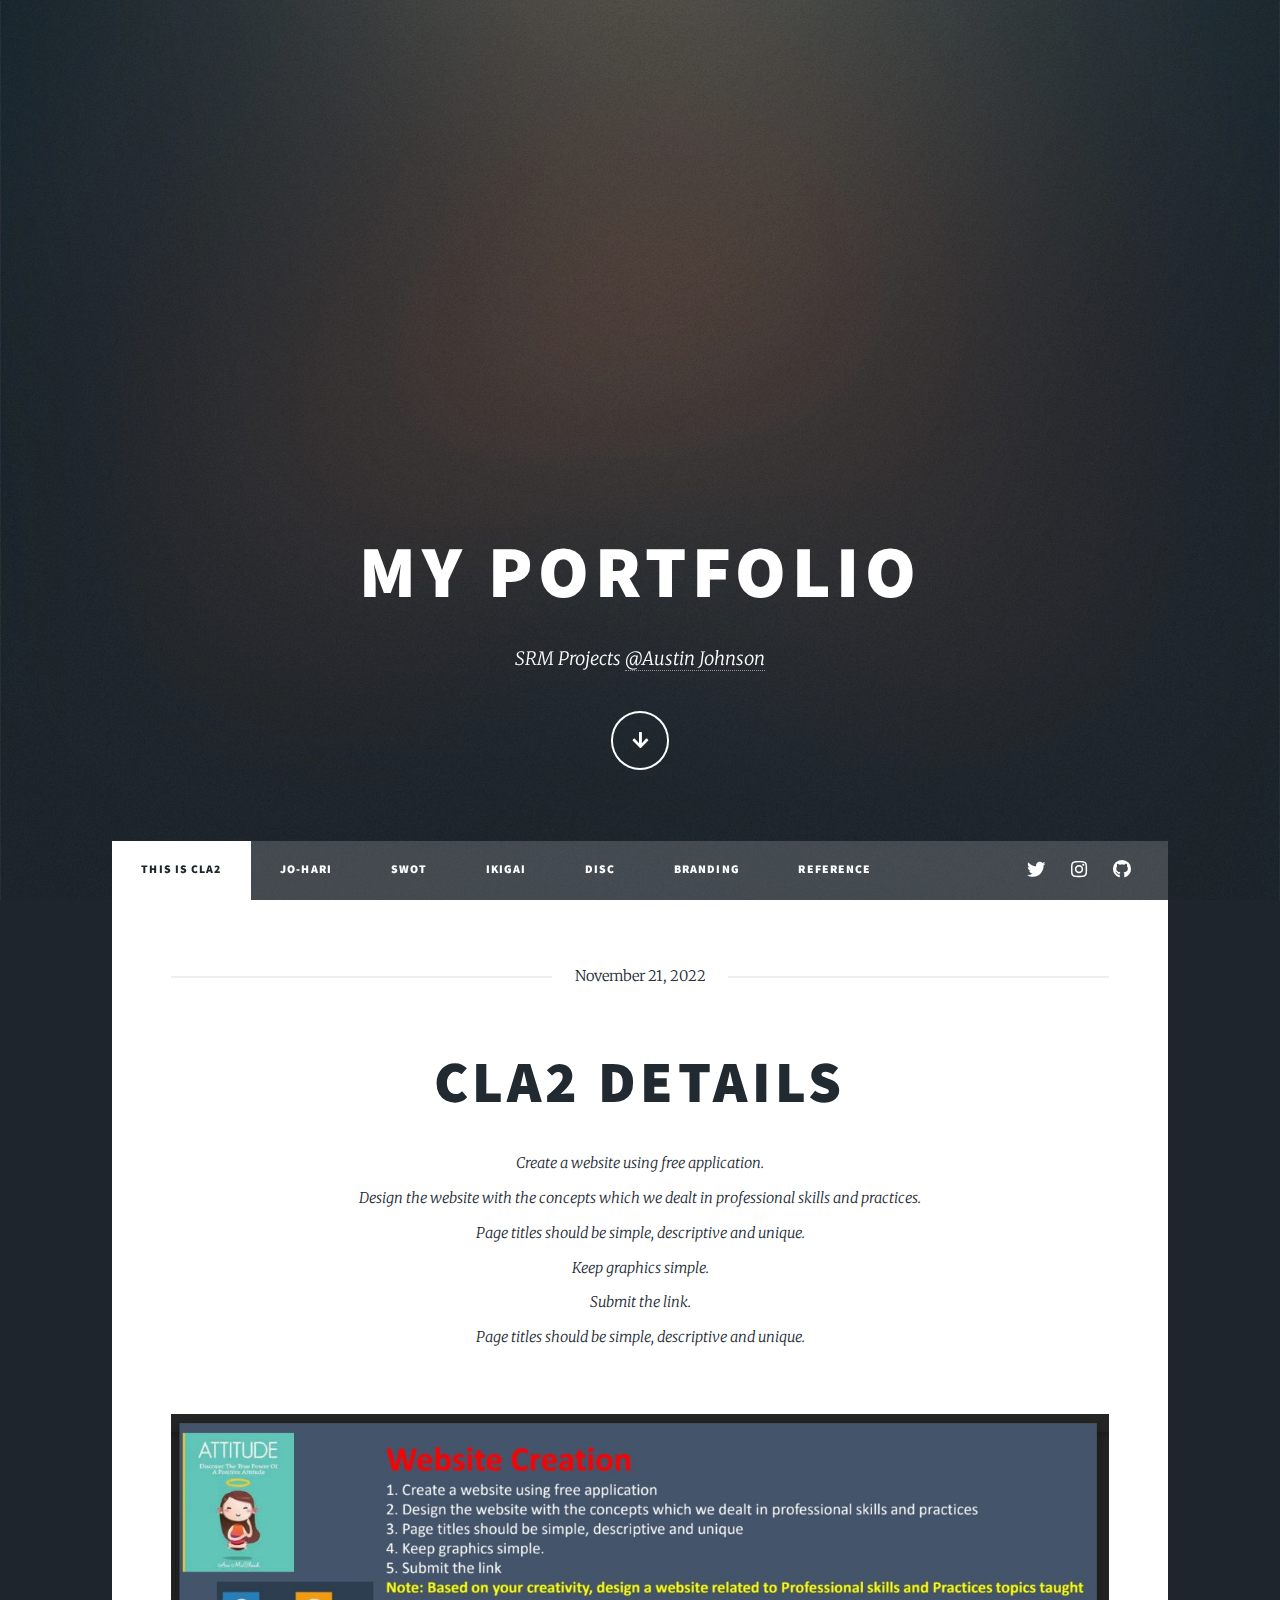
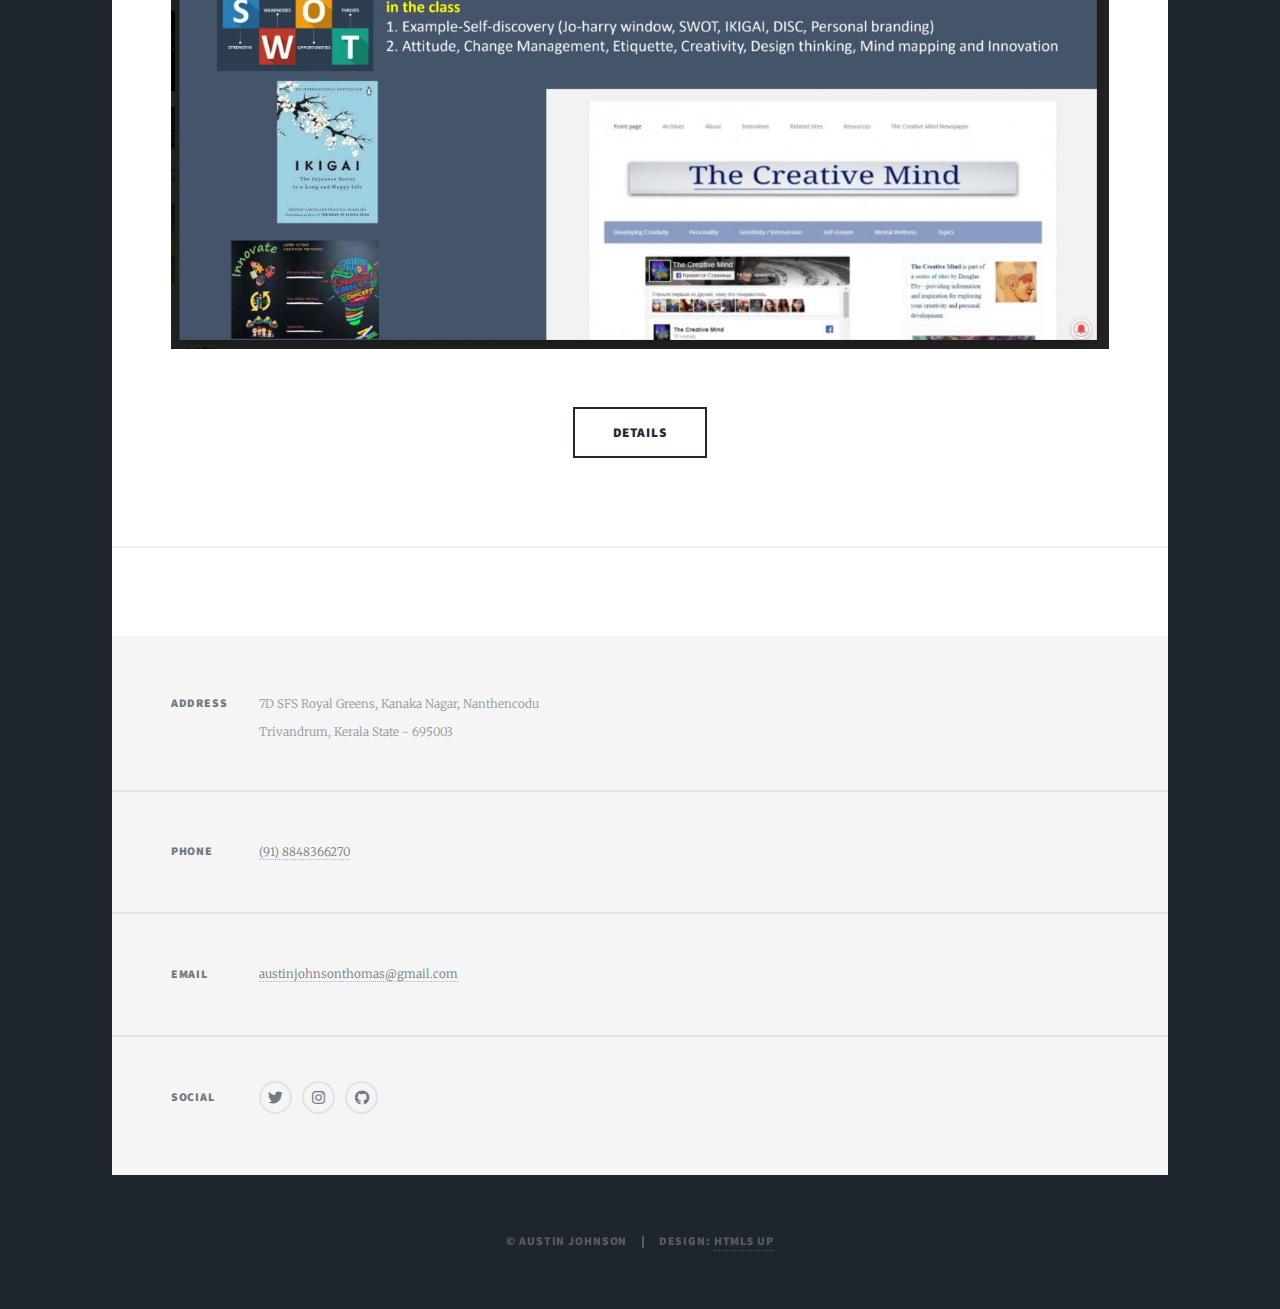
<file: index.html>
<!DOCTYPE HTML>
<!--
	CLA2 by AUSTIN JOHNSON @AustinJ_22
-->
<html>
	<head>
		<title>Portfolio by AUSTIN JOHNSON</title>
		<meta charset="utf-8" />
		<meta name="viewport" content="width=device-width, initial-scale=1, user-scalable=no" />
		<link rel="stylesheet" href="assets/css/main.css" />
		<noscript><link rel="stylesheet" href="assets/css/noscript.css" /></noscript>
	</head>
	<body class="is-preload">

		<!-- Wrapper -->
			<div id="wrapper" class="fade-in">

				<!-- Intro -->
					<div id="intro">
						<h1>My Portfolio</h1>
						<p>SRM Projects <a href="https://twitter.com/AustinJ_22">@Austin Johnson<br />
						</p>
						<ul class="actions">
							<li><a href="#header" class="button icon solid solo fa-arrow-down scrolly">Continue</a></li>
						</ul>
					</div>

				<!-- Header -->
					<header id="header">
						<a href="index.html" class="logo">CLA2</a>
					</header>

				<!-- Nav -->
					<nav id="nav">
						<ul class="links">
							<li class="active"><a href="index.html">This is CLA2</a></li>
							<li><a href="johari.html">JO-HARI</a></li>
							<li><a href="swot.html">SWOT</a></li>
							<li><a href="ikigai.html">IKIGAI</a></li>
							<li><a href="disc.html">DISC</a></li>
							<li><a href="branding.html">Branding</a></li>
							<li><a href="reference.html">Reference</a></li>
						</ul>
						<ul class="icons">
							<li><a href="https://twitter.com/AustinJ_22" class="icon brands fa-twitter"><span class="label">Twitter</span></a></li>
							<li><a href="https://www.instagram.com/austinjohnsonthomas_22/" class="icon brands fa-instagram"><span class="label">Instagram</span></a></li>
							<li><a href="https://github.com/austinjohnsonthomas" class="icon brands fa-github"><span class="label">GitHub</span></a></li>
						</ul>
					</nav>

				<!-- Main -->
					<div id="main">

						<!-- Featured Post -->
							<article class="post featured">
								<header class="major">
									<span class="date">November 21, 2022</span>
									<h2><a href="#">CLA2 Details</a></h2>
									<p>Create a website using free application.<br />
									Design the website with the concepts which we dealt in professional skills and practices.<br />
									Page titles should be simple, descriptive and unique.<br />
									Keep graphics simple.<br />
									Submit the link.<br />
									Page titles should be simple, descriptive and unique.</p>
								</header>
								<a href="#" class="image main"><img src="images/cla2.jpg" alt="" /></a>
								<ul class="actions special">
									<li><a href="#" class="button large">Details</a></li>
								</ul>
							</article>

						<!-- Posts --
							<section class="posts">
								<article>
									<header>
										<span class="date">April 24, 2017</span>
										<h2><a href="#">Project-1<br />
										ipsum faucibus</a></h2>
									</header>
									<a href="#" class="image fit"><img src="images/pic02.jpg" alt="" /></a>
									<p>Donec eget ex magna. Interdum et malesuada fames ac ante ipsum primis in faucibus. Pellentesque venenatis dolor imperdiet dolor mattis sagittis magna etiam.</p>
									<ul class="actions special">
										<li><a href="#" class="button">Full Story</a></li>
									</ul>
								</article>
								<article>
									<header>
										<span class="date">April 22, 2017</span>
										<h2><a href="#">Project-2<br />
										imperdiet lorem</a></h2>
									</header>
									<a href="#" class="image fit"><img src="images/pic03.jpg" alt="" /></a>
									<p>Donec eget ex magna. Interdum et malesuada fames ac ante ipsum primis in faucibus. Pellentesque venenatis dolor imperdiet dolor mattis sagittis magna etiam.</p>
									<ul class="actions special">
										<li><a href="#" class="button">Full Story</a></li>
									</ul>
								</article>
							</section>
						-->
						<!-- Footer -->
							<footer>
							</footer>

					</div>

				<!-- Footer -->
					<footer id="footer">
						<section class="split contact">
							<section class="alt">
								<h3>Address</h3>
								<p>7D SFS Royal Greens, Kanaka Nagar, Nanthencodu<br />
								Trivandrum, Kerala State - 695003</p>
							</section>
							<section>
								<h3>Phone</h3>
								<p><a href="#">(91) 8848366270</a></p>
							</section>
							<section>
								<h3>Email</h3>
								<p><a href="#">austinjohnsonthomas@gmail.com</a></p>
							</section>
							<section>
								<h3>Social</h3>
								<ul class="icons alt">
									<li><a href="https://twitter.com/AustinJ_22" class="icon brands alt fa-twitter"><span class="label">Twitter</span></a></li>
									<li><a href="https://www.instagram.com/austinjohnsonthomas_22/" class="icon brands alt fa-instagram"><span class="label">Instagram</span></a></li>
									<li><a href="https://github.com/austinjohnsonthomas" class="icon brands alt fa-github"><span class="label">GitHub</span></a></li>
								</ul>
							</section>
						</section>
					</footer>

				<!-- Copyright -->
					<div id="copyright">
						<ul><li>&copy; Austin Johnson</li><li>Design: <a href="https://html5up.net">HTML5 UP</a></li></ul>
					</div>

			</div>

		<!-- Scripts -->
			<script src="assets/js/jquery.min.js"></script>
			<script src="assets/js/jquery.scrollex.min.js"></script>
			<script src="assets/js/jquery.scrolly.min.js"></script>
			<script src="assets/js/browser.min.js"></script>
			<script src="assets/js/breakpoints.min.js"></script>
			<script src="assets/js/util.js"></script>
			<script src="assets/js/main.js"></script>

	</body>
</html>
</file>
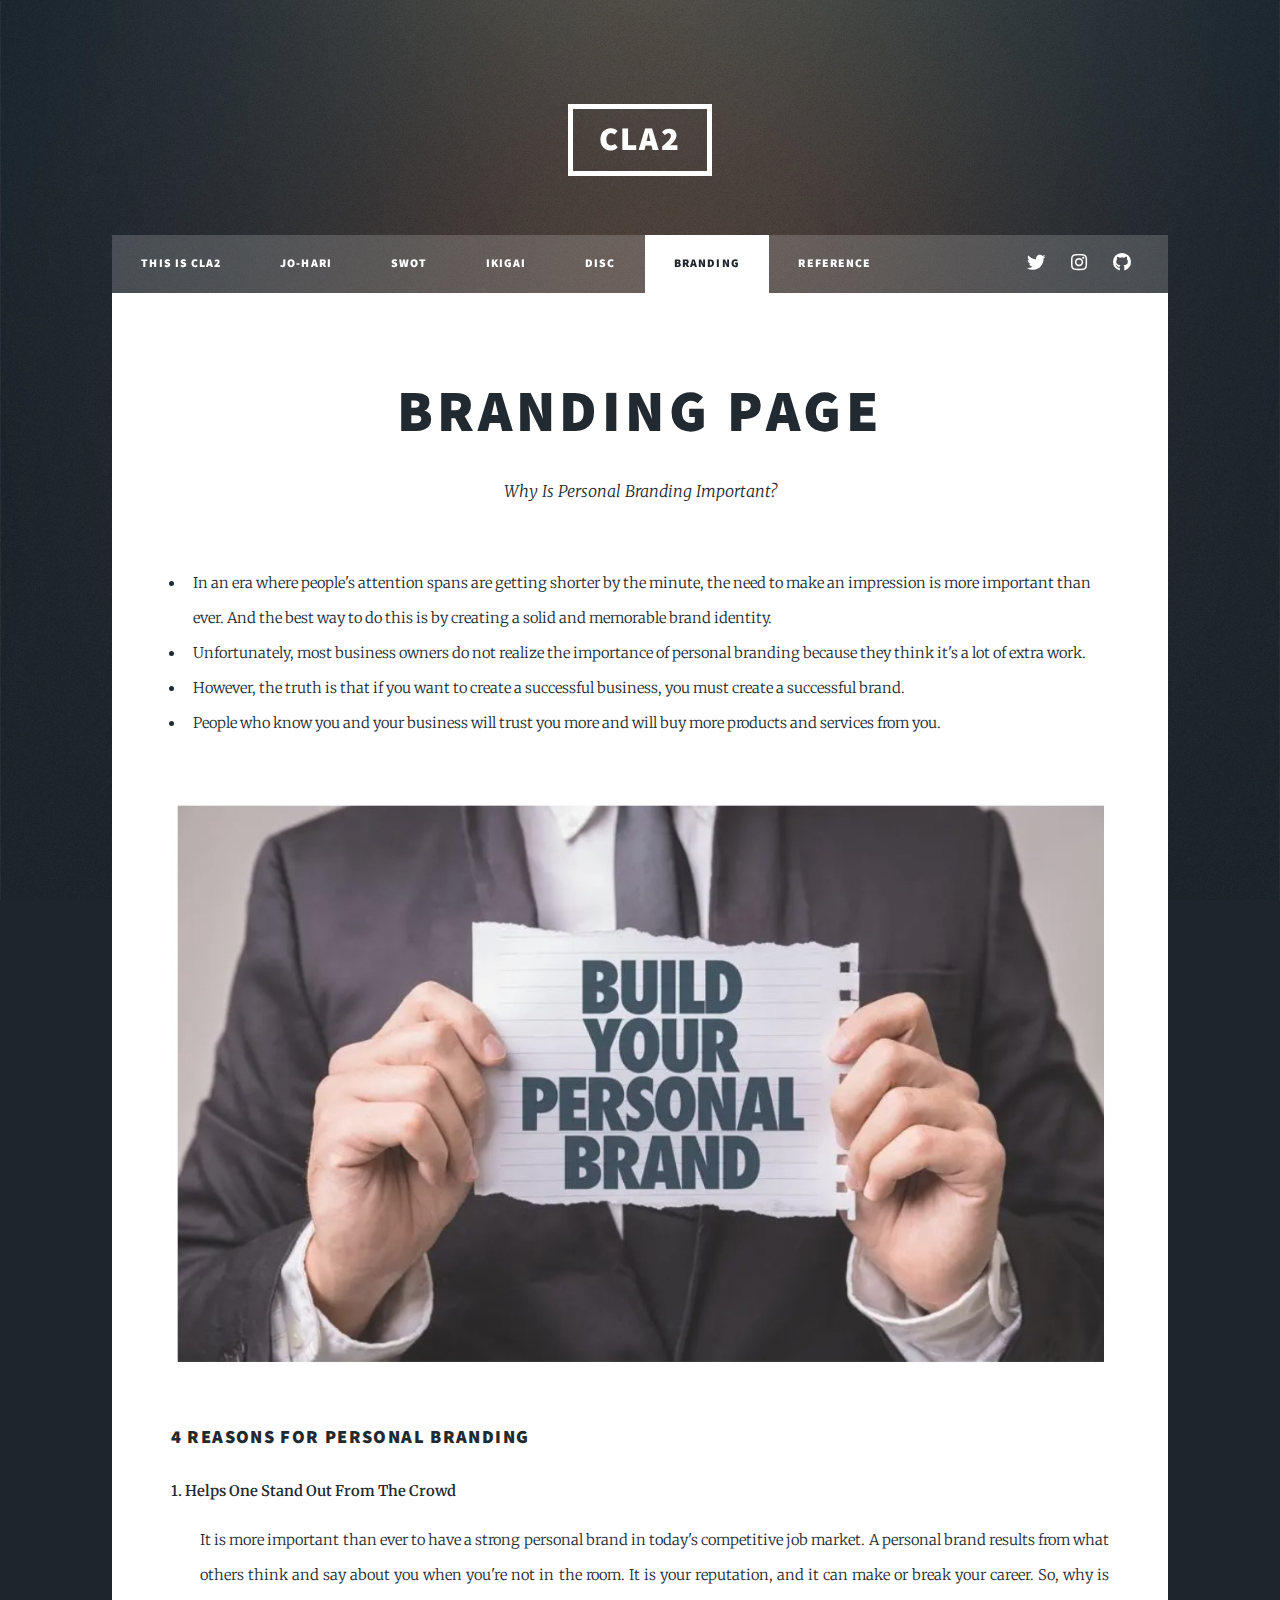
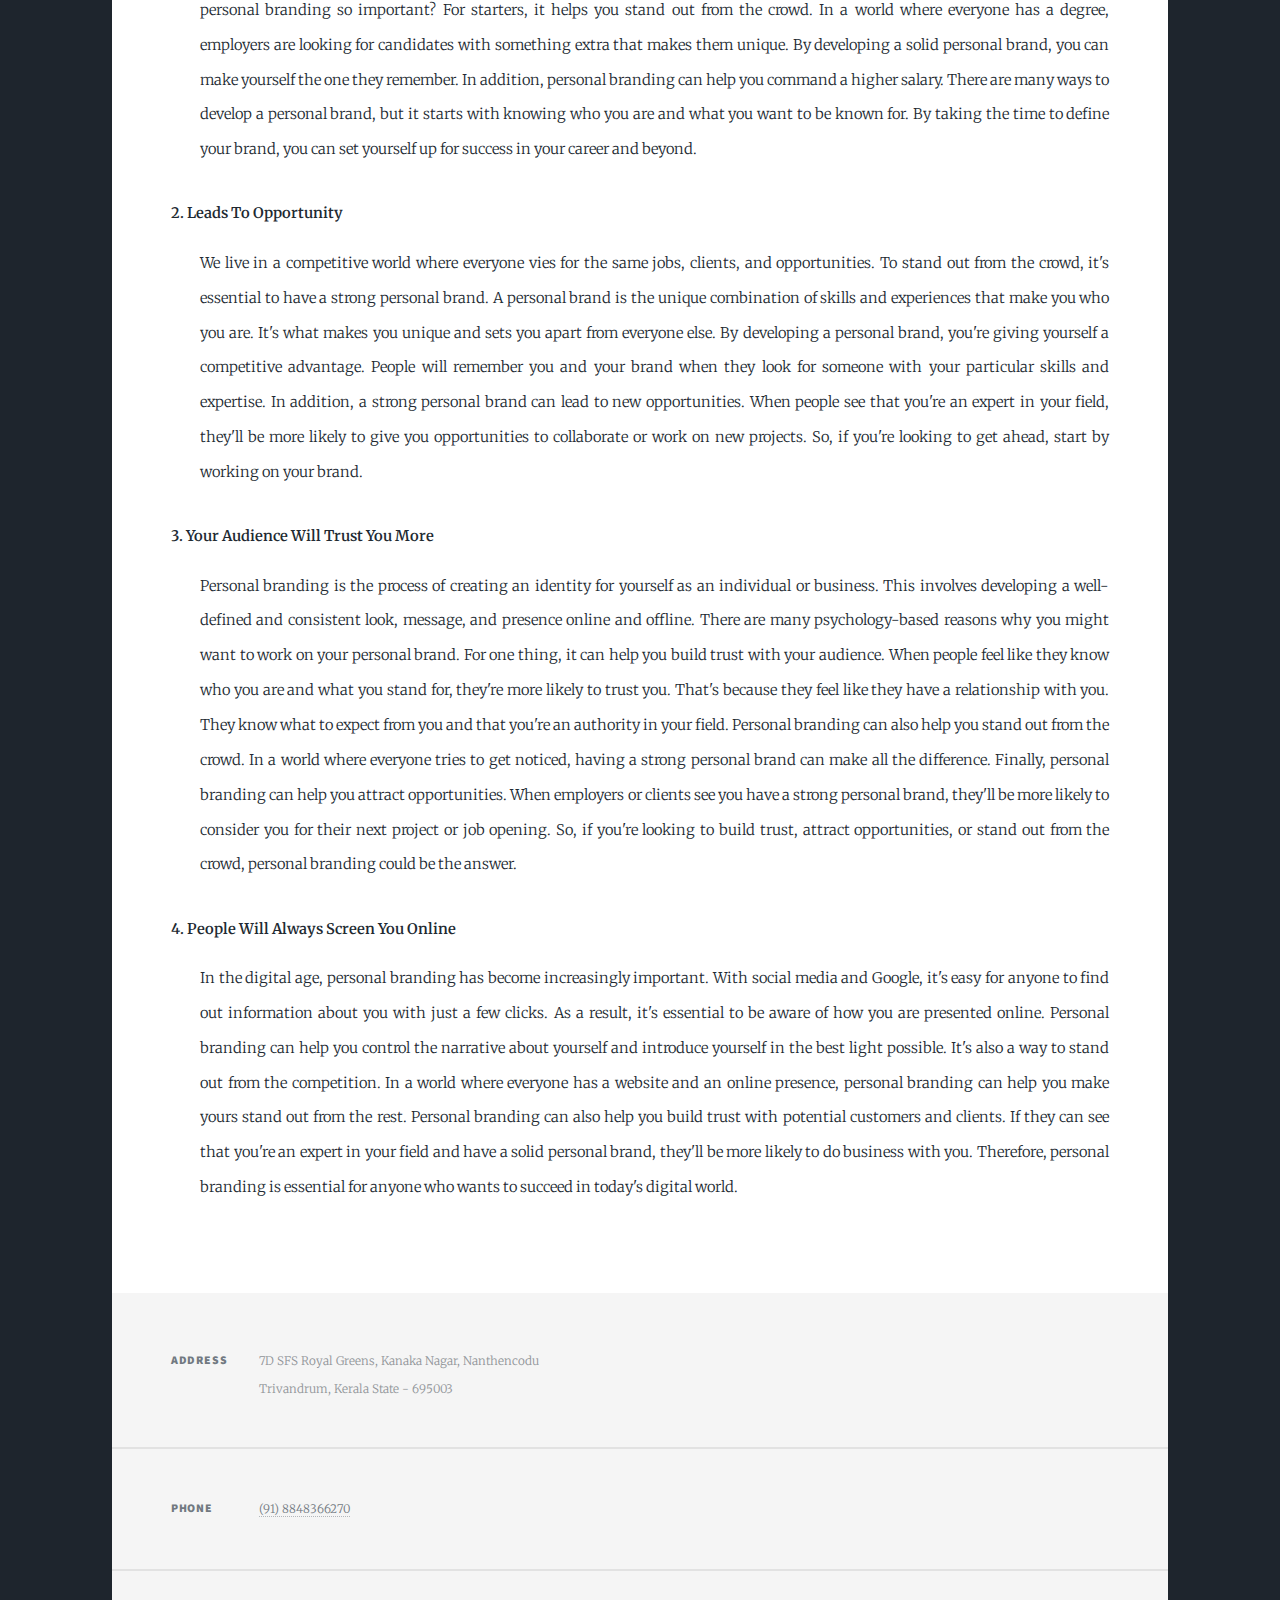
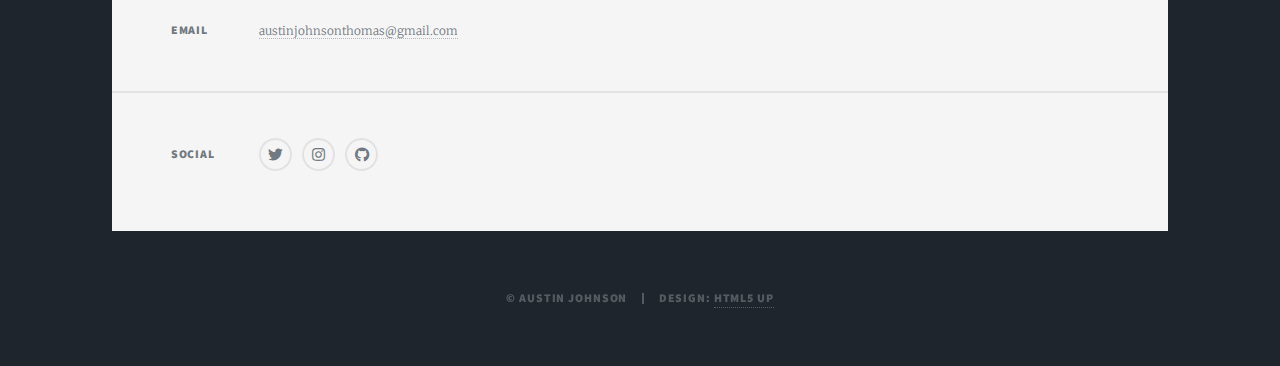
<file: branding.html>
<!DOCTYPE HTML>
<!--
	CLA2 by AUSTIN JOHNSON @AustinJ_22
-->
<html>
	<head>
		<title>Branding Page - CLA2 by AUSTIN JOHNSON</title>
		<meta charset="utf-8" />
		<meta name="viewport" content="width=device-width, initial-scale=1, user-scalable=no" />
		<link rel="stylesheet" href="assets/css/main.css" />
		<noscript><link rel="stylesheet" href="assets/css/noscript.css" /></noscript>
	</head>
	<body class="is-preload">

		<!-- Wrapper -->
			<div id="wrapper">

				<!-- Header -->
					<header id="header">
						<a href="index.html" class="logo">CLA2</a>
					</header>

				<!-- Nav -->
					<nav id="nav">
						<ul class="links">
							<li><a href="index.html">This is CLA2</a></li>
							<li><a href="johari.html">JO-HARI</a></li>
							<li><a href="swot.html">SWOT</a></li>
							<li><a href="ikigai.html">IKIGAI</a></li>
							<li><a href="disc.html">DISC</a></li>
							<li class="active"><a href="branding.html">Branding</a></li>
							<li><a href="reference.html">Reference</a></li>
						</ul>
						<ul class="icons">
							<li><a href="https://twitter.com/AustinJ_22" class="icon brands fa-twitter"><span class="label">Twitter</span></a></li>
							<li><a href="https://www.instagram.com/austinjohnsonthomas_22/" class="icon brands fa-instagram"><span class="label">Instagram</span></a></li>
							<li><a href="https://github.com/austinjohnsonthomas" class="icon brands fa-github"><span class="label">GitHub</span></a></li>
						</ul>
					</nav>

				<!-- Main -->
					<div id="main">

						<!-- Post -->
							<section class="post">
								<header class="major">
									<h1>Branding Page</h1>
									<p>Why Is Personal Branding Important?</p>
								</header>

								<ul>
									<li>In an era where people's attention spans are getting shorter by the minute, the need to make an impression is more important than ever. And the best way to do this is by creating a solid and memorable brand identity.</li>
									<li>Unfortunately, most business owners do not realize the importance of personal branding because they think it's a lot of extra work.</li>
									<li>However, the truth is that if you want to create a successful business, you must create a successful brand.</li>
									<li>People who know you and your business will trust you more and will buy more products and services from you.</li>
								</ul>

								<div class="image main"><img src="images/branding.jpg" alt="" /></div>

								<h3>4 Reasons For Personal Branding</h3>
									<dl>
										<dt>1. Helps One Stand Out From The Crowd</dt>
										<dd>
											<p>
												It is more important than ever to have a strong personal brand in today's competitive job market.
												A personal brand results from what others think and say about you when you're not in the room. It is your reputation, and it can make or break your career.
												So, why is personal branding so important?
												For starters, it helps you stand out from the crowd.
												In a world where everyone has a degree, employers are looking for candidates with something extra that makes them unique.
												By developing a solid personal brand, you can make yourself the one they remember.
												In addition, personal branding can help you command a higher salary.
												There are many ways to develop a personal brand, but it starts with knowing who you are and what you want to be known for.
												By taking the time to define your brand, you can set yourself up for success in your career and beyond.
											</p>
										</dd>

										<dt>2. Leads To Opportunity</dt>
										<dd>
											<p>
												We live in a competitive world where everyone vies for the same jobs, clients, and opportunities.
												To stand out from the crowd, it's essential to have a strong personal brand.
												A personal brand is the unique combination of skills and experiences that make you who you are. It's what makes you unique and sets you apart from everyone else.
												By developing a personal brand, you're giving yourself a competitive advantage.
												People will remember you and your brand when they look for someone with your particular skills and expertise.
												In addition, a strong personal brand can lead to new opportunities. When people see that you're an expert in your field, they'll be more likely to give you opportunities to collaborate or work on new projects.
												So, if you're looking to get ahead, start by working on your brand.
											</p>
										</dd>

										<dt>3. Your Audience Will Trust You More</dt>
										<dd>
											<p>
												Personal branding is the process of creating an identity for yourself as an individual or business. This involves developing a well-defined and consistent look, message, and presence online and offline.
												There are many psychology-based reasons why you might want to work on your personal brand.
												For one thing, it can help you build trust with your audience.
												When people feel like they know who you are and what you stand for, they're more likely to trust you. That's because they feel like they have a relationship with you.
												They know what to expect from you and that you're an authority in your field.
												Personal branding can also help you stand out from the crowd. In a world where everyone tries to get noticed, having a strong personal brand can make all the difference.
												Finally, personal branding can help you attract opportunities.
												When employers or clients see you have a strong personal brand, they'll be more likely to consider you for their next project or job opening.
												So, if you're looking to build trust, attract opportunities, or stand out from the crowd, personal branding could be the answer.
											</p>
										</dd>

										<dt>4. People Will Always Screen You Online</dt>
										<dd>
											<p>In the digital age, personal branding has become increasingly important.
												With social media and Google, it's easy for anyone to find out information about you with just a few clicks. As a result, it's essential to be aware of how you are presented online.
												Personal branding can help you control the narrative about yourself and introduce yourself in the best light possible. It's also a way to stand out from the competition.
												In a world where everyone has a website and an online presence, personal branding can help you make yours stand out from the rest.
												Personal branding can also help you build trust with potential customers and clients.
												If they can see that you're an expert in your field and have a solid personal brand, they'll be more likely to do business with you.
												Therefore, personal branding is essential for anyone who wants to succeed in today's digital world.
											</p>
										</dd>
									</dl>

							</section>

					</div>

				<!-- Footer -->
					<footer id="footer">
						<section class="split contact">
							<section class="alt">
								<h3>Address</h3>
								<p>7D SFS Royal Greens, Kanaka Nagar, Nanthencodu<br />
								Trivandrum, Kerala State - 695003</p>
							</section>
							<section>
								<h3>Phone</h3>
								<p><a href="#">(91) 8848366270</a></p>
							</section>
							<section>
								<h3>Email</h3>
								<p><a href="#">austinjohnsonthomas@gmail.com</a></p>
							</section>
							<section>
								<h3>Social</h3>
								<ul class="icons alt">
									<li><a href="https://twitter.com/AustinJ_22" class="icon brands alt fa-twitter"><span class="label">Twitter</span></a></li>
									<li><a href="https://www.instagram.com/austinjohnsonthomas_22/" class="icon brands alt fa-instagram"><span class="label">Instagram</span></a></li>
									<li><a href="https://github.com/austinjohnsonthomas" class="icon brands alt fa-github"><span class="label">GitHub</span></a></li>
								</ul>
							</section>
						</section>
					</footer>

				<!-- Copyright -->
					<div id="copyright">
						<ul><li>&copy; Austin Johnson</li><li>Design: <a href="https://html5up.net">HTML5 UP</a></li></ul>
					</div>

			</div>

		<!-- Scripts -->
			<script src="assets/js/jquery.min.js"></script>
			<script src="assets/js/jquery.scrollex.min.js"></script>
			<script src="assets/js/jquery.scrolly.min.js"></script>
			<script src="assets/js/browser.min.js"></script>
			<script src="assets/js/breakpoints.min.js"></script>
			<script src="assets/js/util.js"></script>
			<script src="assets/js/main.js"></script>

	</body>
</html>
</file>
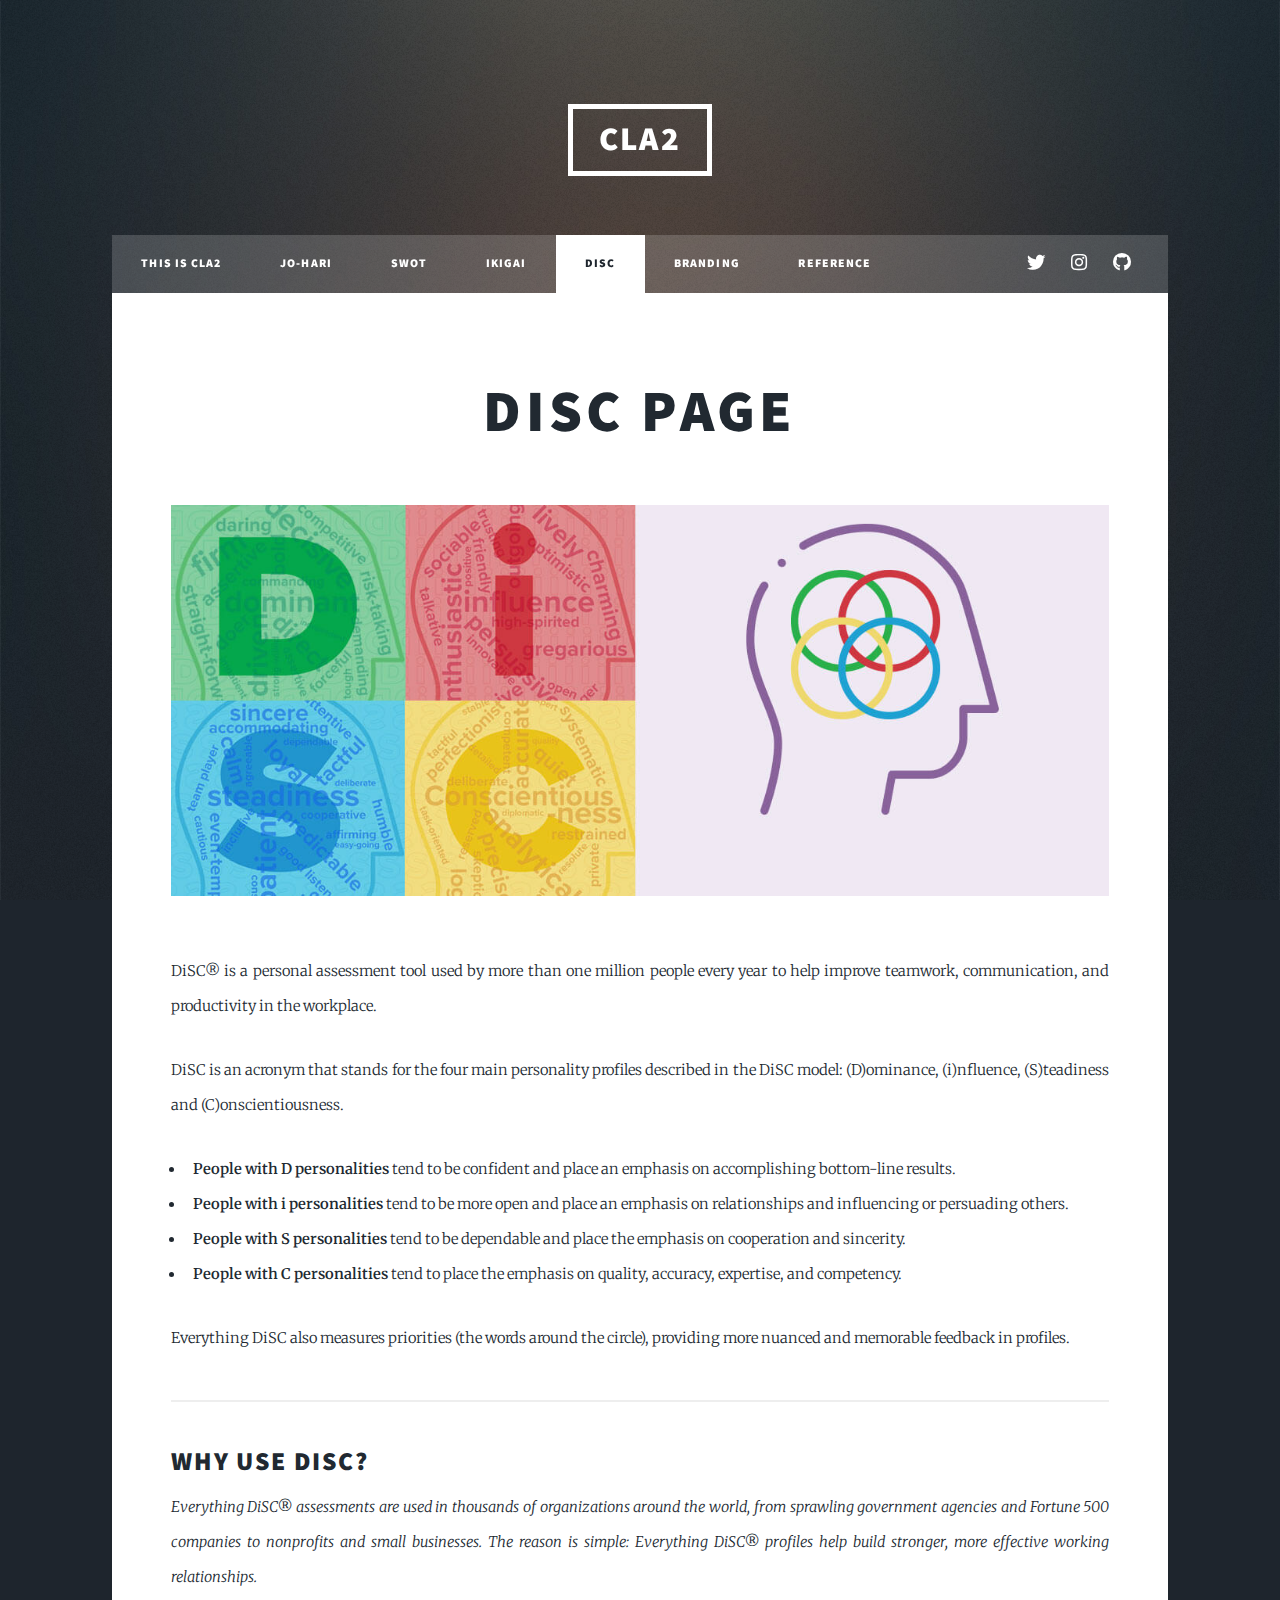
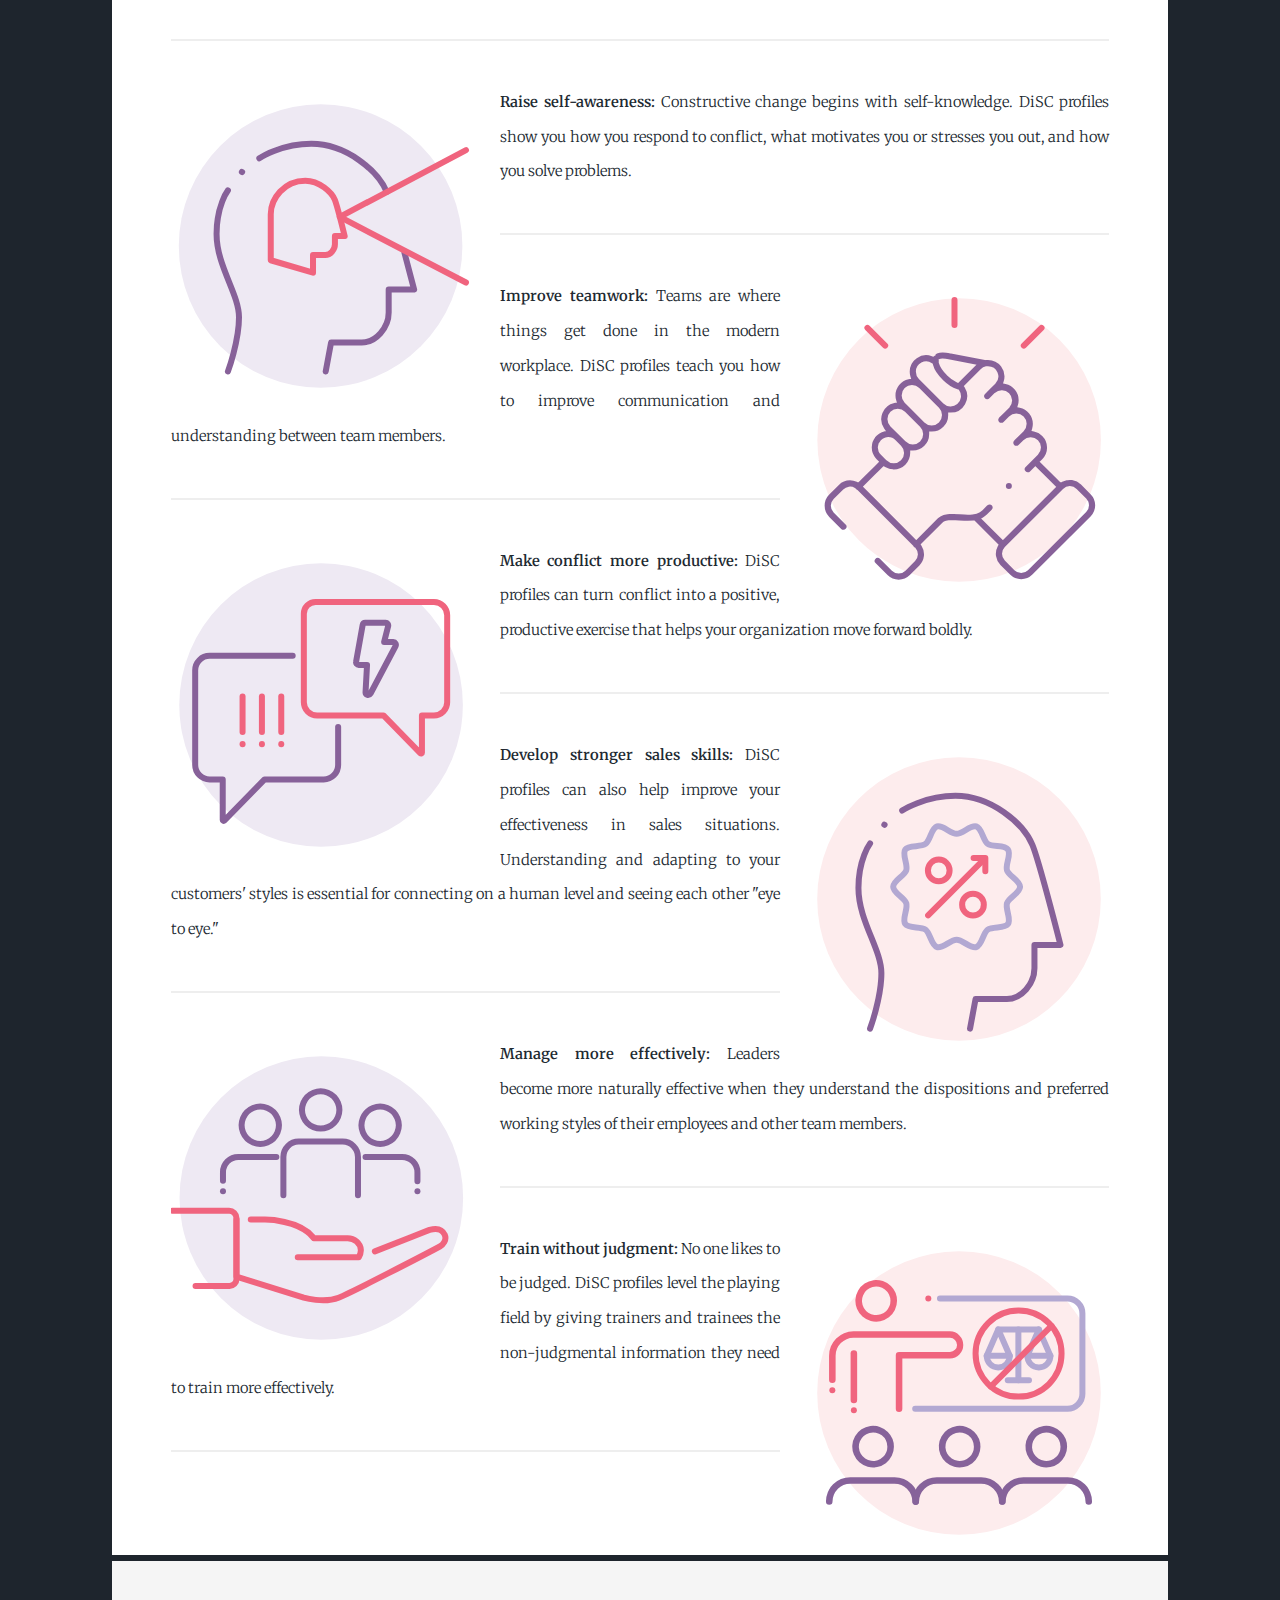
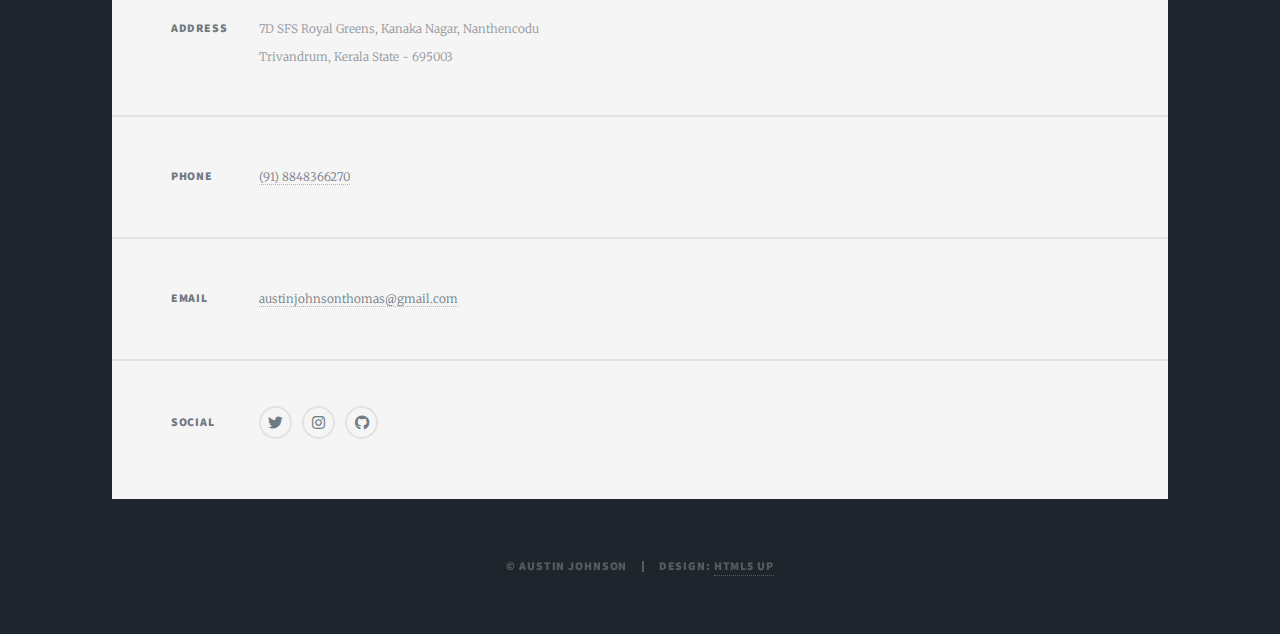
<file: disc.html>
<!DOCTYPE HTML>
<!--
	CLA2 by AUSTIN JOHNSON @AustinJ_22
-->
<html>
	<head>
		<title>DISC Page - CLA2 by AUSTIN JOHNSON</title>
		<meta charset="utf-8" />
		<meta name="viewport" content="width=device-width, initial-scale=1, user-scalable=no" />
		<link rel="stylesheet" href="assets/css/main.css" />
		<noscript><link rel="stylesheet" href="assets/css/noscript.css" /></noscript>
	</head>
	<body class="is-preload">

		<!-- Wrapper -->
			<div id="wrapper">

				<!-- Header -->
					<header id="header">
						<a href="index.html" class="logo">CLA2</a>
					</header>

				<!-- Nav -->
					<nav id="nav">
						<ul class="links">
							<li><a href="index.html">This is CLA2</a></li>
							<li><a href="johari.html">JO-HARI</a></li>
							<li><a href="swot.html">SWOT</a></li>
							<li><a href="ikigai.html">IKIGAI</a></li>
							<li class="active"><a href="disc.html">DISC</a></li>
							<li><a href="branding.html">Branding</a></li>
							<li><a href="reference.html">Reference</a></li>
						</ul>
						<ul class="icons">
							<li><a href="https://twitter.com/AustinJ_22" class="icon brands fa-twitter"><span class="label">Twitter</span></a></li>
							<li><a href="https://www.instagram.com/austinjohnsonthomas_22/" class="icon brands fa-instagram"><span class="label">Instagram</span></a></li>
							<li><a href="https://github.com/austinjohnsonthomas" class="icon brands fa-github"><span class="label">GitHub</span></a></li>
						</ul>
					</nav>

				<!-- Main -->
					<div id="main">

						<!-- Post -->
							<section class="post">
								<header class="major">
									<h1>DiSC Page</h1>
									<p></p>
									<div class="image main"><img src="images/disc.jpg" alt="" /></div>
								</header>
								<p>DiSC® is a personal assessment tool used by more than one million people every year to help improve teamwork, communication, and productivity in the workplace.</p>
								<p>DiSC is an acronym that stands for the four main personality profiles described in the DiSC model: (D)ominance, (i)nfluence, (S)teadiness and (C)onscientiousness.</p>
								<ul>
									<li><b>People with D personalities </b>tend to be confident and place an emphasis on accomplishing bottom-line results.</li>
									<li><b>People with i personalities </b>tend to be more open and place an emphasis on relationships and influencing or persuading others.</li>
									<li><b>People with S personalities </b>tend to be dependable and place the emphasis on cooperation and sincerity.</li>
									<li><b>People with C personalities </b>tend to place the emphasis on quality, accuracy, expertise, and competency.</li>
								</ul>
								<p>Everything DiSC also measures priorities (the words around the circle), providing more nuanced and memorable feedback in profiles.</p>
								
								<hr />

								<header>
									<h2>Why use DiSC?</h2>
									<p>Everything DiSC® assessments are used in thousands of organizations around the world, from sprawling government agencies and Fortune 500 companies to nonprofits and small businesses. The reason is simple: Everything DiSC® profiles help build stronger, more effective working relationships.</p>
								</header>
								<hr />

								<p><span class="image left"><img src="images/self-awarenss.svg" alt="" /></span><b>Raise self-awareness: </b>Constructive change begins with self-knowledge. DiSC profiles show you how you respond to conflict, what motivates you or stresses you out, and how you solve problems.</p>
								<hr />
								<p><span class="image right"><img src="images/teamwork.svg" alt="" /></span><b>Improve teamwork: </b>Teams are where things get done in the modern workplace. DiSC profiles teach you how to improve communication and understanding between team members.</p>
								<hr />
								<p><span class="image left"><img src="images/conflict.svg" alt="" /></span><b>Make conflict more productive: </b>DiSC profiles can turn conflict into a positive, productive exercise that helps your organization move forward boldly.</p>
								<hr />
								<p><span class="image right"><img src="images/sales-skills.svg" alt="" /></span><b>Develop stronger sales skills: </b>DiSC profiles can also help improve your effectiveness in sales situations. Understanding and adapting to your customers' styles is essential for connecting on a human level and seeing each other "eye to eye."</p>
								<hr />
								<p><span class="image left"><img src="images/manage-effectively.svg" alt="" /></span><b>Manage more effectively: </b>Leaders become more naturally effective when they understand the dispositions and preferred working styles of their employees and other team members.</p>
								<hr />
								<p><span class="image right"><img src="images/train-without-judgment.svg" alt="" /></span><b>Train without judgment: </b>No one likes to be judged. DiSC profiles level the playing field by giving trainers and trainees the non-judgmental information they need to train more effectively.</p>
								<hr />

							</section>
					</div>

					</div>

				<!-- Footer -->
					<footer id="footer">
						<section class="split contact">
							<section class="alt">
								<h3>Address</h3>
								<p>7D SFS Royal Greens, Kanaka Nagar, Nanthencodu<br />
								Trivandrum, Kerala State - 695003</p>
							</section>
							<section>
								<h3>Phone</h3>
								<p><a href="#">(91) 8848366270</a></p>
							</section>
							<section>
								<h3>Email</h3>
								<p><a href="#">austinjohnsonthomas@gmail.com</a></p>
							</section>
							<section>
								<h3>Social</h3>
								<ul class="icons alt">
									<li><a href="https://twitter.com/AustinJ_22" class="icon brands alt fa-twitter"><span class="label">Twitter</span></a></li>
									<li><a href="https://www.instagram.com/austinjohnsonthomas_22/" class="icon brands alt fa-instagram"><span class="label">Instagram</span></a></li>
									<li><a href="https://github.com/austinjohnsonthomas" class="icon brands alt fa-github"><span class="label">GitHub</span></a></li>
								</ul>
							</section>
						</section>
					</footer>

				<!-- Copyright -->
					<div id="copyright">
						<ul><li>&copy; Austin Johnson</li><li>Design: <a href="https://html5up.net">HTML5 UP</a></li></ul>
					</div>

			</div>

		<!-- Scripts -->
			<script src="assets/js/jquery.min.js"></script>
			<script src="assets/js/jquery.scrollex.min.js"></script>
			<script src="assets/js/jquery.scrolly.min.js"></script>
			<script src="assets/js/browser.min.js"></script>
			<script src="assets/js/breakpoints.min.js"></script>
			<script src="assets/js/util.js"></script>
			<script src="assets/js/main.js"></script>

	</body>
</html>
</file>
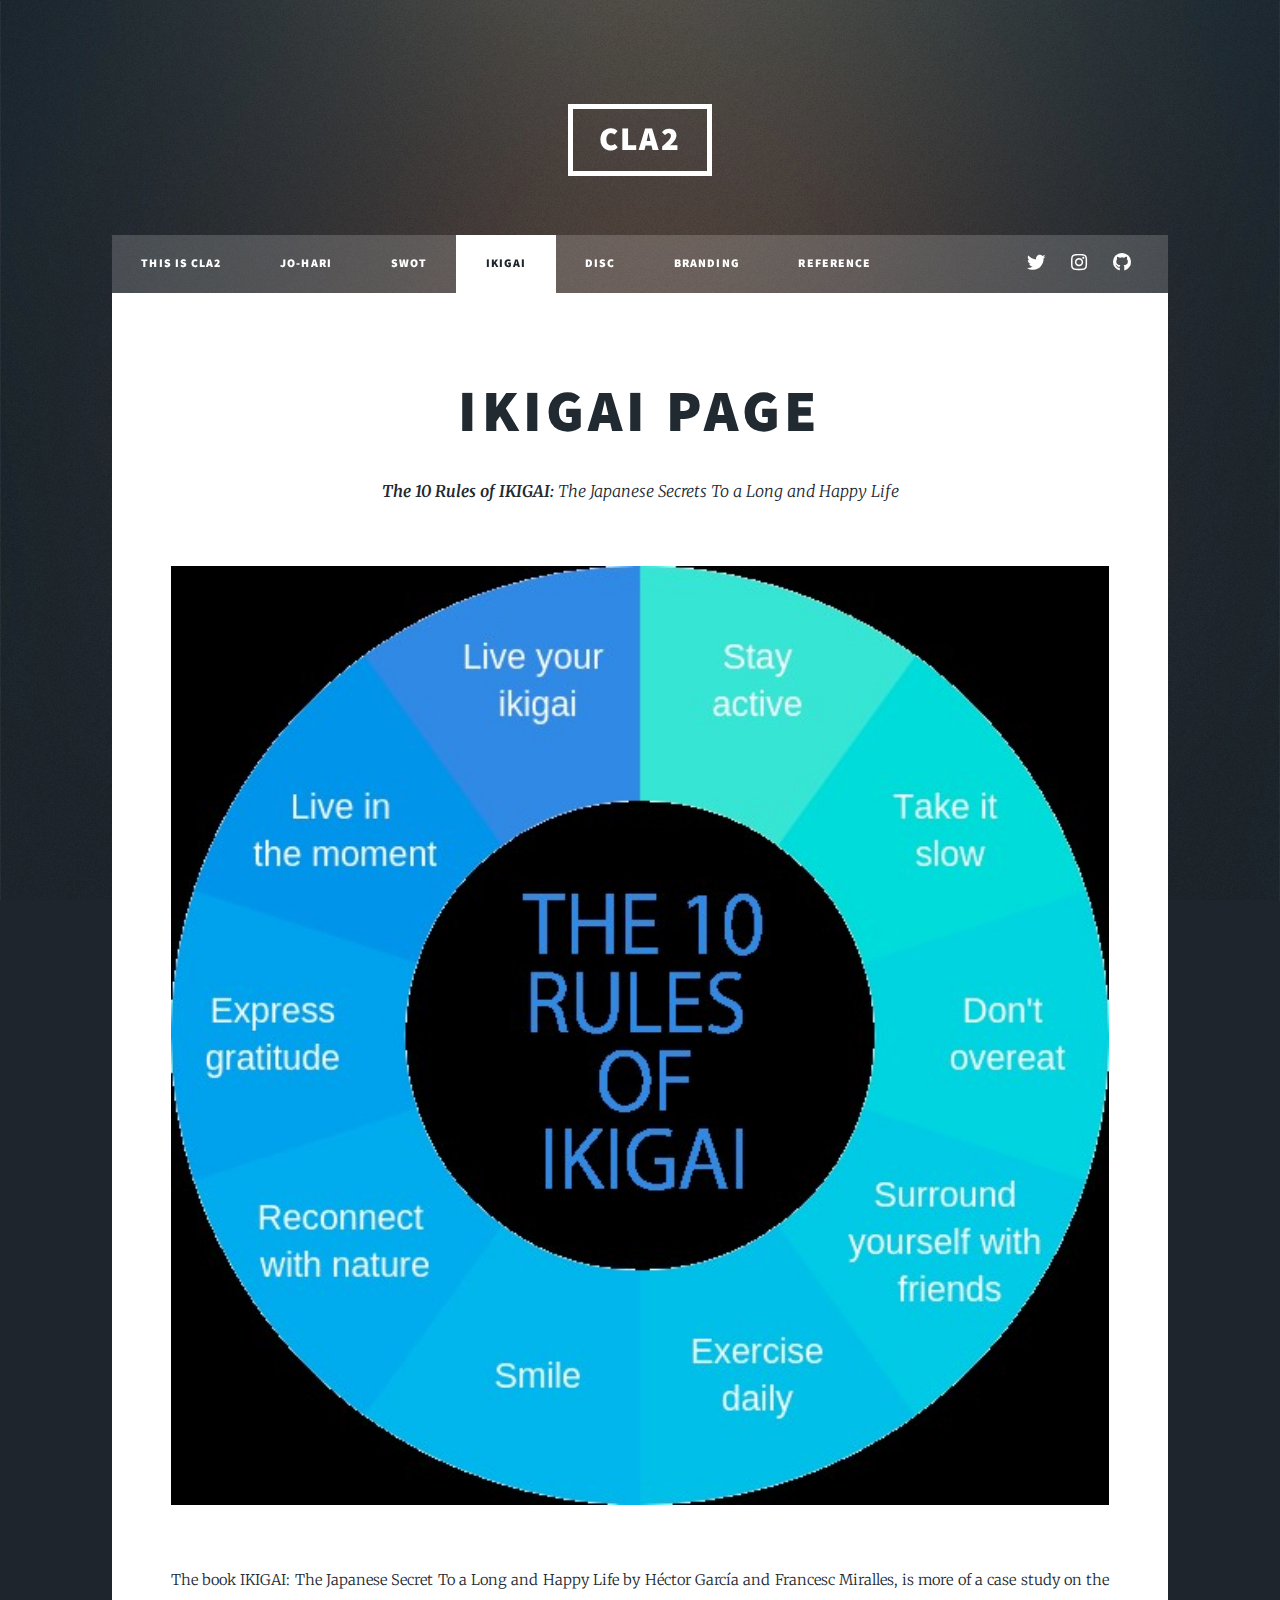
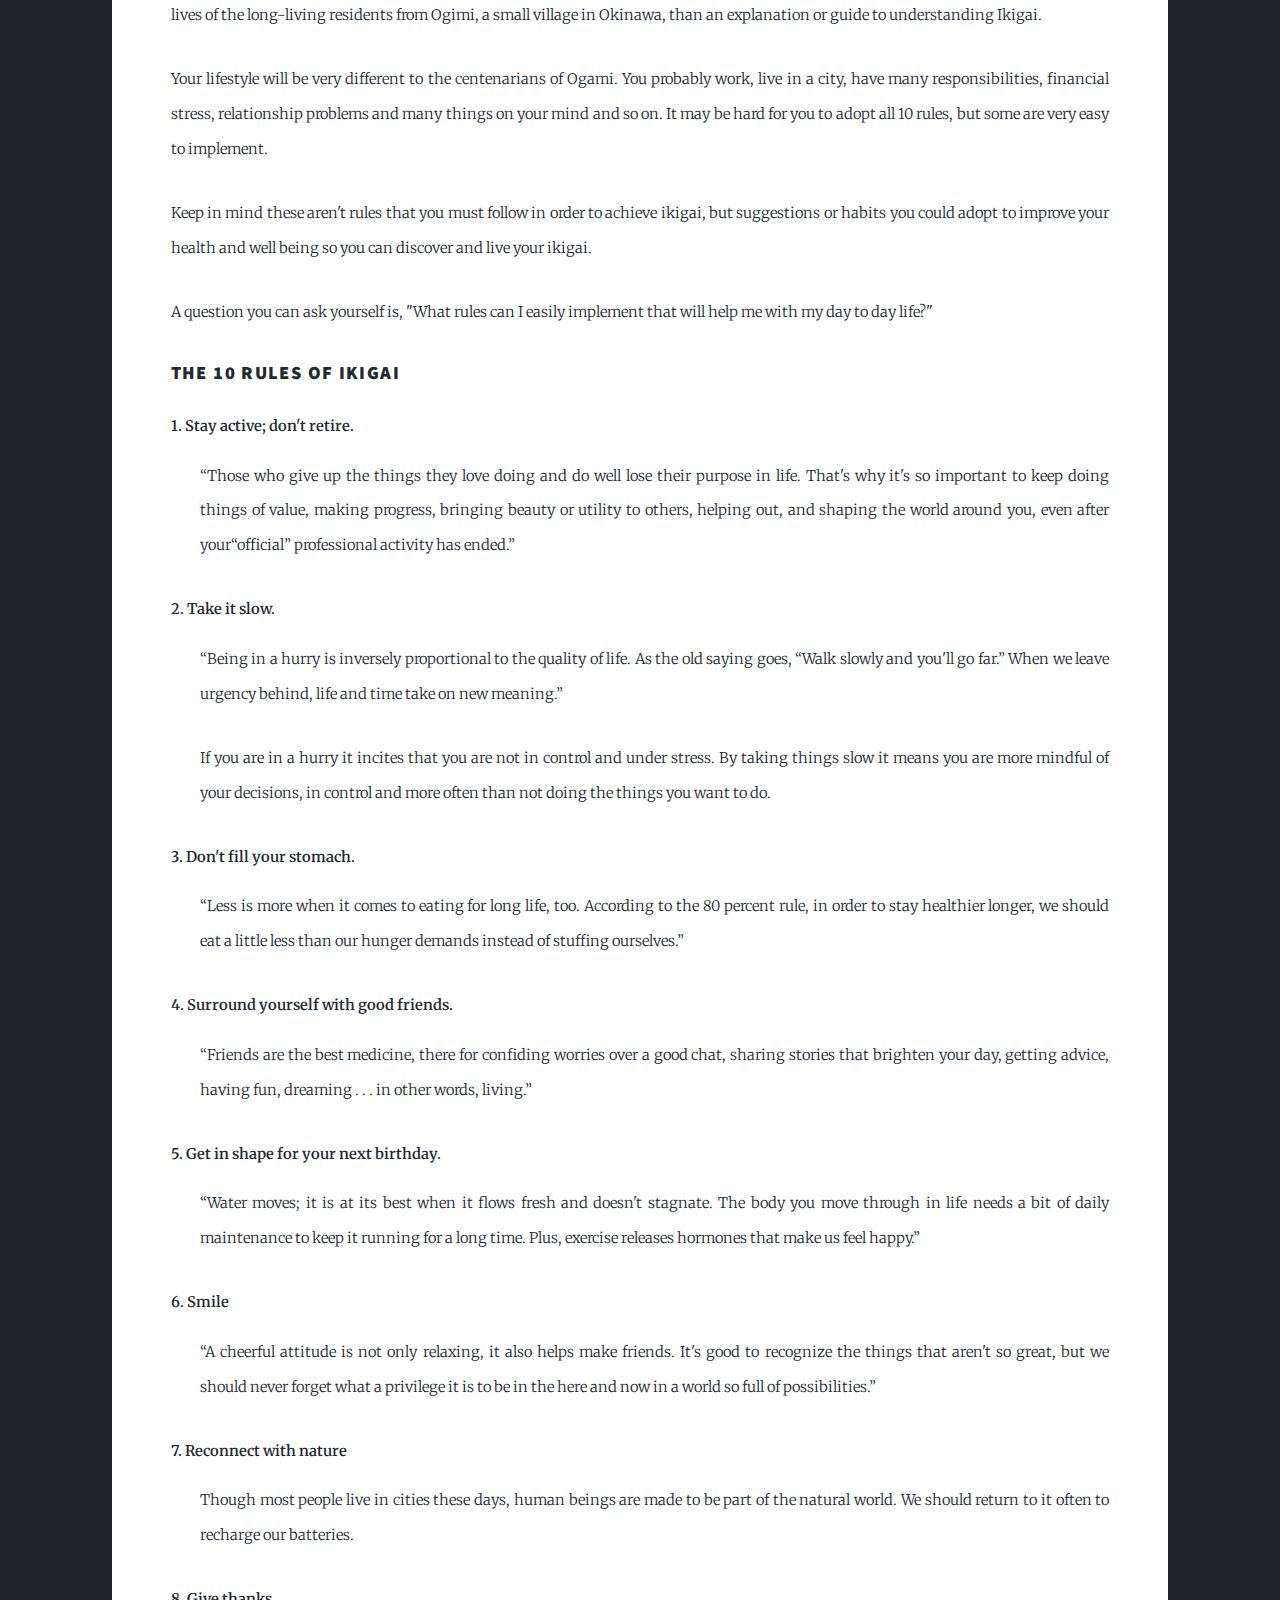
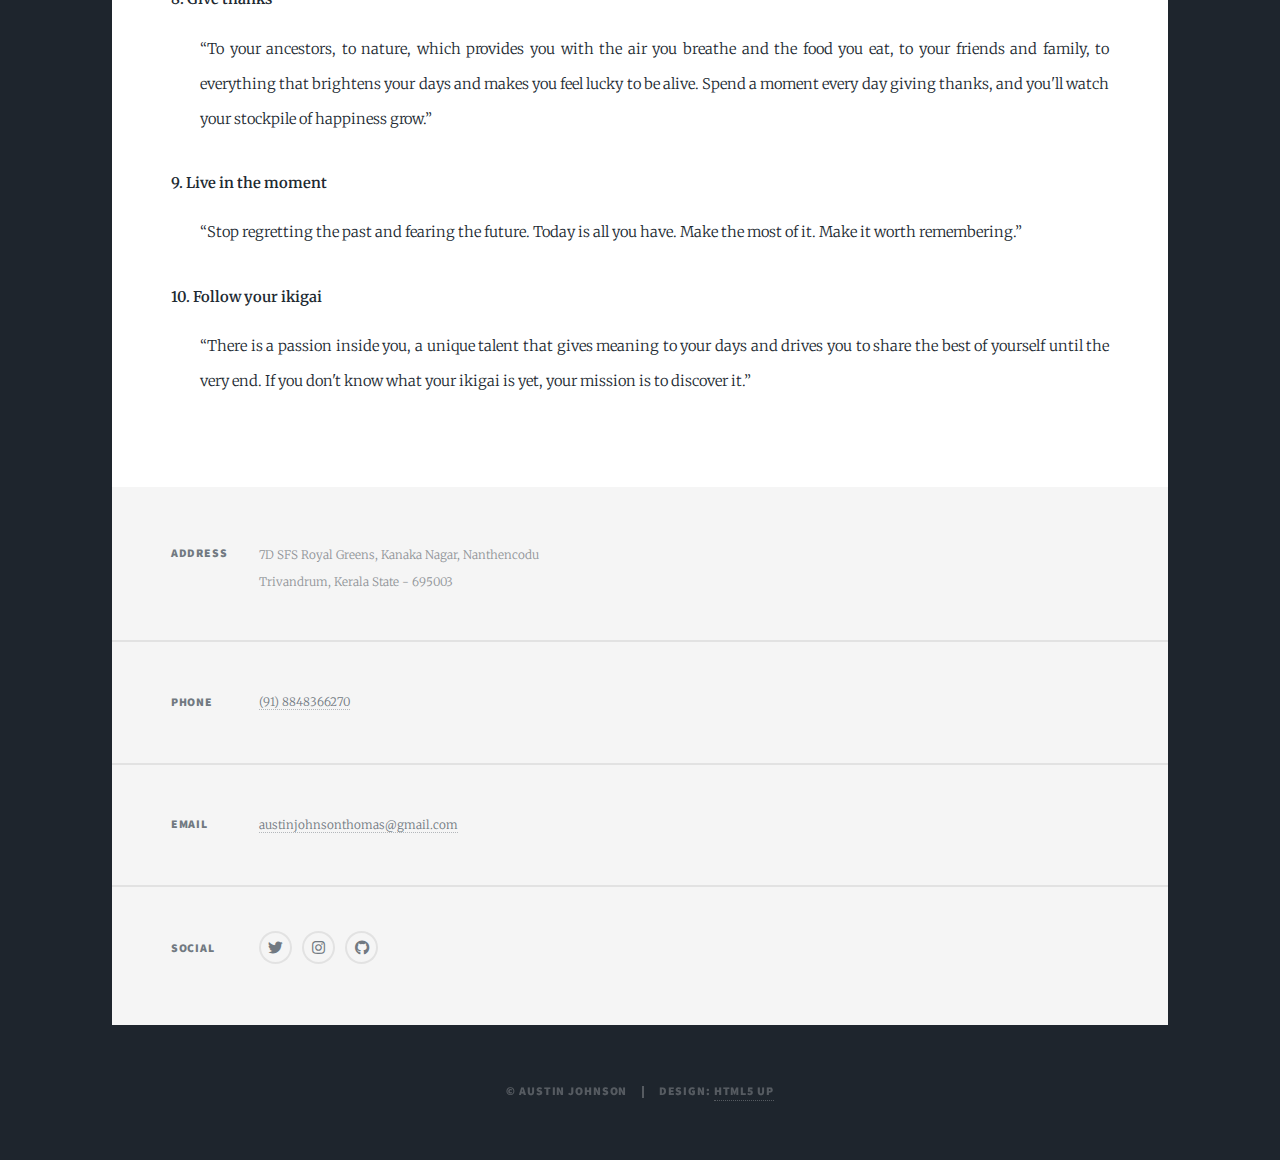
<file: ikigai.html>
<!DOCTYPE HTML>
<!--
	CLA2 by AUSTIN JOHNSON @AustinJ_22
-->
<html>
	<head>
		<title>IKIGAI Page - CLA2 by AUSTIN JOHNSON</title>
		<meta charset="utf-8" />
		<meta name="viewport" content="width=device-width, initial-scale=1, user-scalable=no" />
		<link rel="stylesheet" href="assets/css/main.css" />
		<noscript><link rel="stylesheet" href="assets/css/noscript.css" /></noscript>
	</head>
	<body class="is-preload">

		<!-- Wrapper -->
			<div id="wrapper">

				<!-- Header -->
					<header id="header">
						<a href="index.html" class="logo">CLA2</a>
					</header>

				<!-- Nav -->
					<nav id="nav">
						<ul class="links">
							<li><a href="index.html">This is CLA2</a></li>
							<li><a href="johari.html">JO-HARI</a></li>
							<li><a href="swot.html">SWOT</a></li>
							<li class="active"><a href="ikigai.html">IKIGAI</a></li>
							<li><a href="disc.html">DISC</a></li>
							<li><a href="branding.html">Branding</a></li>
							<li><a href="reference.html">Reference</a></li>
						</ul>
						<ul class="icons">
							<li><a href="https://twitter.com/AustinJ_22" class="icon brands fa-twitter"><span class="label">Twitter</span></a></li>
							<li><a href="https://www.instagram.com/austinjohnsonthomas_22/" class="icon brands fa-instagram"><span class="label">Instagram</span></a></li>
							<li><a href="https://github.com/austinjohnsonthomas" class="icon brands fa-github"><span class="label">GitHub</span></a></li>
						</ul>
					</nav>

				<!-- Main -->
					<div id="main">

						<!-- Post -->
							<section class="post">
								<header class="major">
									<h1>IKIGAI Page</h1>
									<p><b>The 10 Rules of IKIGAI: </b>The Japanese Secrets To a Long and Happy Life</p>
								</header>
								<div class="image main"><img src="images/ikigai.jpg" alt="" /></div>
								<p>The book IKIGAI: The Japanese Secret To a Long and Happy Life by Héctor García and Francesc Miralles, is more of a case study on the lives of the long-living residents from Ogimi, a small village in Okinawa, than an explanation or guide to understanding Ikigai.</p>
								<p>Your lifestyle will be very different to the centenarians of Ogami. You probably work, live in a city, have many responsibilities, financial stress, relationship problems and many things on your mind and so on. It may be hard for you to adopt all 10 rules, but some are very easy to implement.</p>
								<p>Keep in mind these aren't rules that you must follow in order to achieve ikigai, but suggestions or habits you could adopt to improve your health and well being so you can discover and live your ikigai.</p>
								<p>A question you can ask yourself is, "What rules can I easily implement that will help me with my day to day life?"</p>

								<h3>The 10 Rules of Ikigai</h3>
									<dl>
										<dt>1. Stay active; don't retire.</dt>
										<dd>
											<p>“Those who give up the things they love doing and do well lose their purpose in life. That's why it's so important to keep doing things of value, making progress, bringing beauty or utility to others, helping out, and shaping the world around you, even after your“official” professional activity has ended.”</p>
										</dd>
										
										<dt>2. Take it slow.</dt>
										<dd>
											<p>“Being in a hurry is inversely proportional to the quality of life. As the old saying goes, “Walk slowly and you'll go far.” When we leave urgency behind, life and time take on new meaning.”</p>
											<p>If you are in a hurry it incites that you are not in control and under stress. By taking things slow it means you are more mindful of your decisions, in control and more often than not doing the things you want to do.</p>
										</dd>
										
										<dt>3. Don't fill your stomach.</dt>
										<dd>
											<p>“Less is more when it comes to eating for long life, too. According to the 80 percent rule, in order to stay healthier longer, we should eat a little less than our hunger demands instead of stuffing ourselves.”</p>
										</dd>
										
										<dt>4. Surround yourself with good friends.</dt>
										<dd>
											<p>“Friends are the best medicine, there for confiding worries over a good chat, sharing stories that brighten your day, getting advice, having fun, dreaming . . . in other words, living.”</p>
										</dd>

										<dt>5. Get in shape for your next birthday.</dt>
										<dd>
											<p>“Water moves; it is at its best when it flows fresh and doesn't stagnate. The body you move through in life needs a bit of daily maintenance to keep it running for a long time. Plus, exercise releases hormones that make us feel happy.”</p>
										</dd>

										<dt>6. Smile</dt>
										<dd>
											<p>“A cheerful attitude is not only relaxing, it also helps make friends. It's good to recognize the things that aren't so great, but we should never forget what a privilege it is to be in the here and now in a world so full of possibilities.”</p>
										</dd>

										<dt>7. Reconnect with nature</dt>
										<dd>
											<p>Though most people live in cities these days, human beings are made to be part of the natural world. We should return to it often to recharge our batteries.</p>
										</dd>

										<dt>8. Give thanks</dt>
										<dd>
											<p>“To your ancestors, to nature, which provides you with the air you breathe and the food you eat, to your friends and family, to everything that brightens your days and makes you feel lucky to be alive. Spend a moment every day giving thanks, and you'll watch your stockpile of happiness grow.”</p>
										</dd>

										<dt>9. Live in the moment</dt>
										<dd>
											<p>“Stop regretting the past and fearing the future. Today is all you have. Make the most of it. Make it worth remembering.”</p>
										</dd>

										<dt>10. Follow your ikigai</dt>
										<dd>
											<p>“There is a passion inside you, a unique talent that gives meaning to your days and drives you to share the best of yourself until the very end. If you don't know what your ikigai is yet, your mission is to discover it.”</p>
										</dd>
									</dl>


							</section>
					</div>

				<!-- Footer -->
					<footer id="footer">
						<section class="split contact">
							<section class="alt">
								<h3>Address</h3>
								<p>7D SFS Royal Greens, Kanaka Nagar, Nanthencodu<br />
								Trivandrum, Kerala State - 695003</p>
							</section>
							<section>
								<h3>Phone</h3>
								<p><a href="#">(91) 8848366270</a></p>
							</section>
							<section>
								<h3>Email</h3>
								<p><a href="#">austinjohnsonthomas@gmail.com</a></p>
							</section>
							<section>
								<h3>Social</h3>
								<ul class="icons alt">
									<li><a href="https://twitter.com/AustinJ_22" class="icon brands alt fa-twitter"><span class="label">Twitter</span></a></li>
									<li><a href="https://www.instagram.com/austinjohnsonthomas_22/" class="icon brands alt fa-instagram"><span class="label">Instagram</span></a></li>
									<li><a href="https://github.com/austinjohnsonthomas" class="icon brands alt fa-github"><span class="label">GitHub</span></a></li>
								</ul>
							</section>
						</section>
					</footer>

				<!-- Copyright -->
					<div id="copyright">
						<ul><li>&copy; Austin Johnson</li><li>Design: <a href="https://html5up.net">HTML5 UP</a></li></ul>
					</div>

			</div>

		<!-- Scripts -->
			<script src="assets/js/jquery.min.js"></script>
			<script src="assets/js/jquery.scrollex.min.js"></script>
			<script src="assets/js/jquery.scrolly.min.js"></script>
			<script src="assets/js/browser.min.js"></script>
			<script src="assets/js/breakpoints.min.js"></script>
			<script src="assets/js/util.js"></script>
			<script src="assets/js/main.js"></script>

	</body>
</html>
</file>
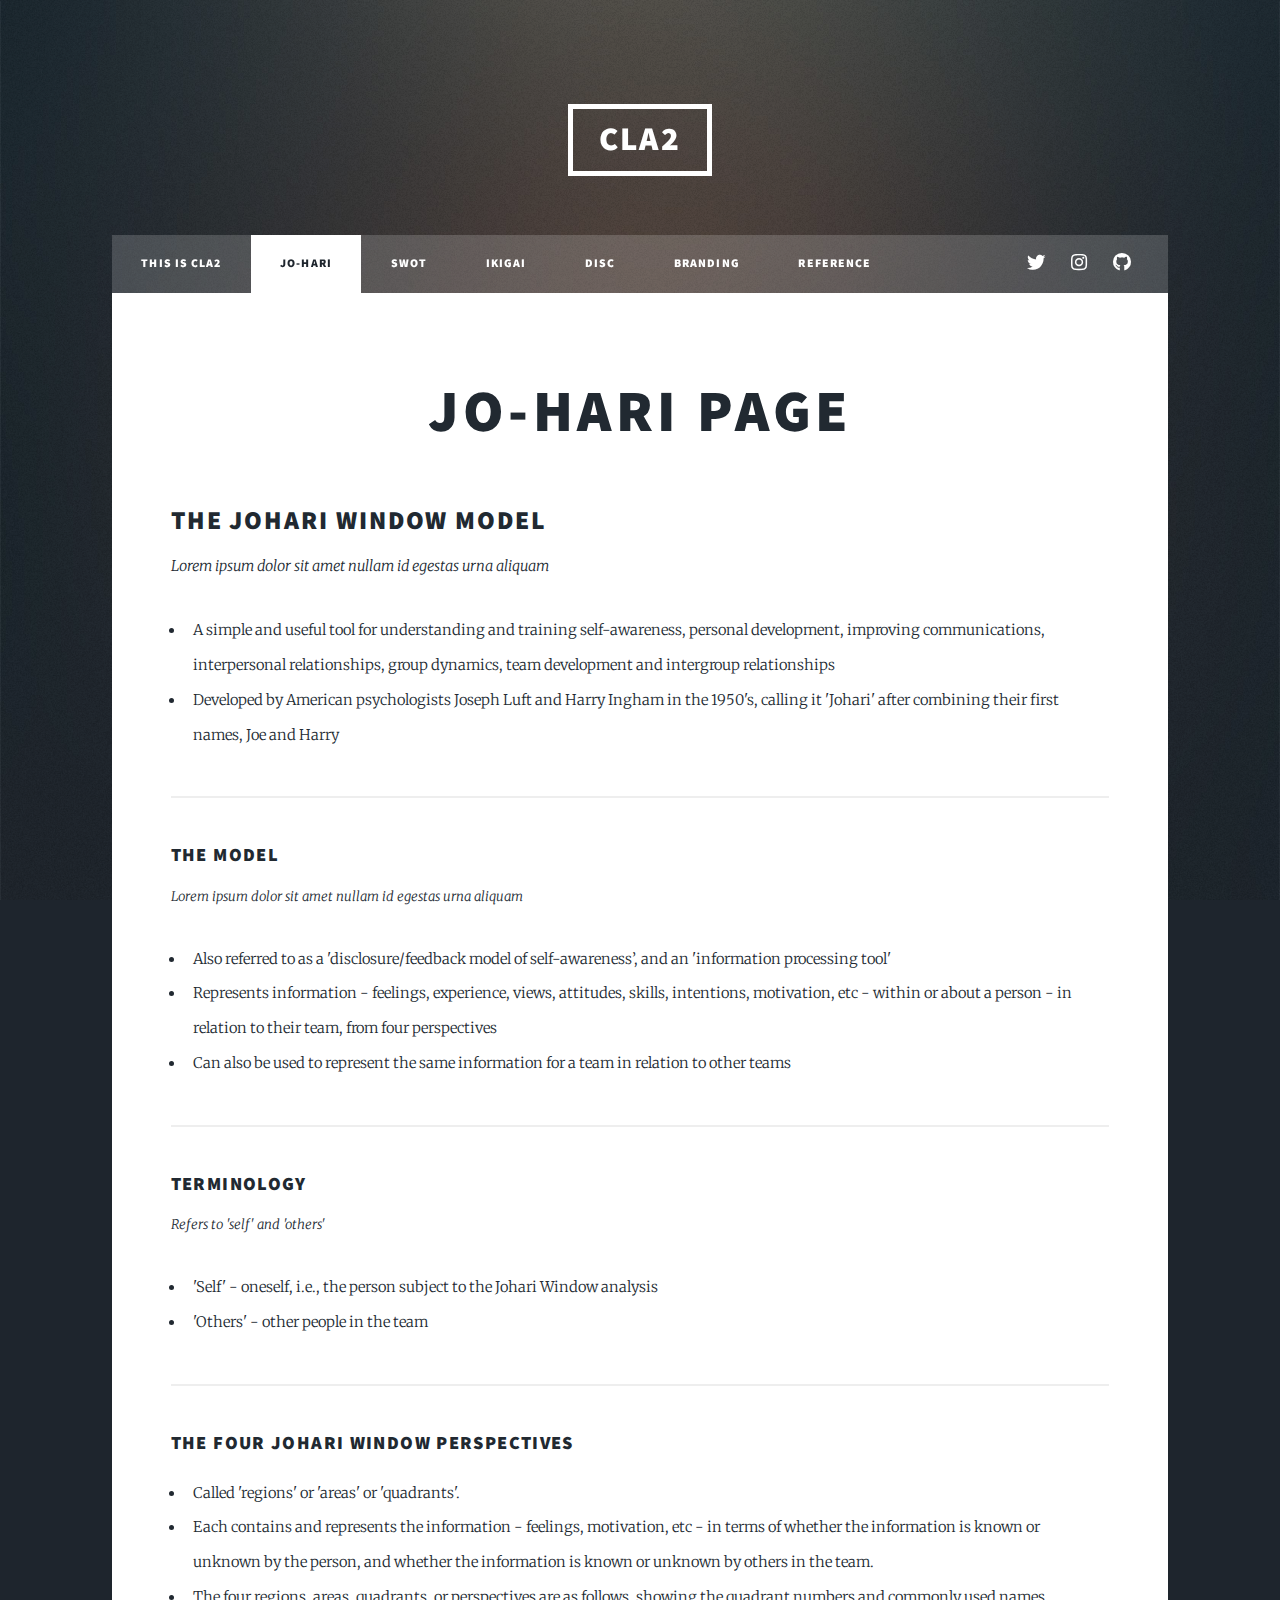
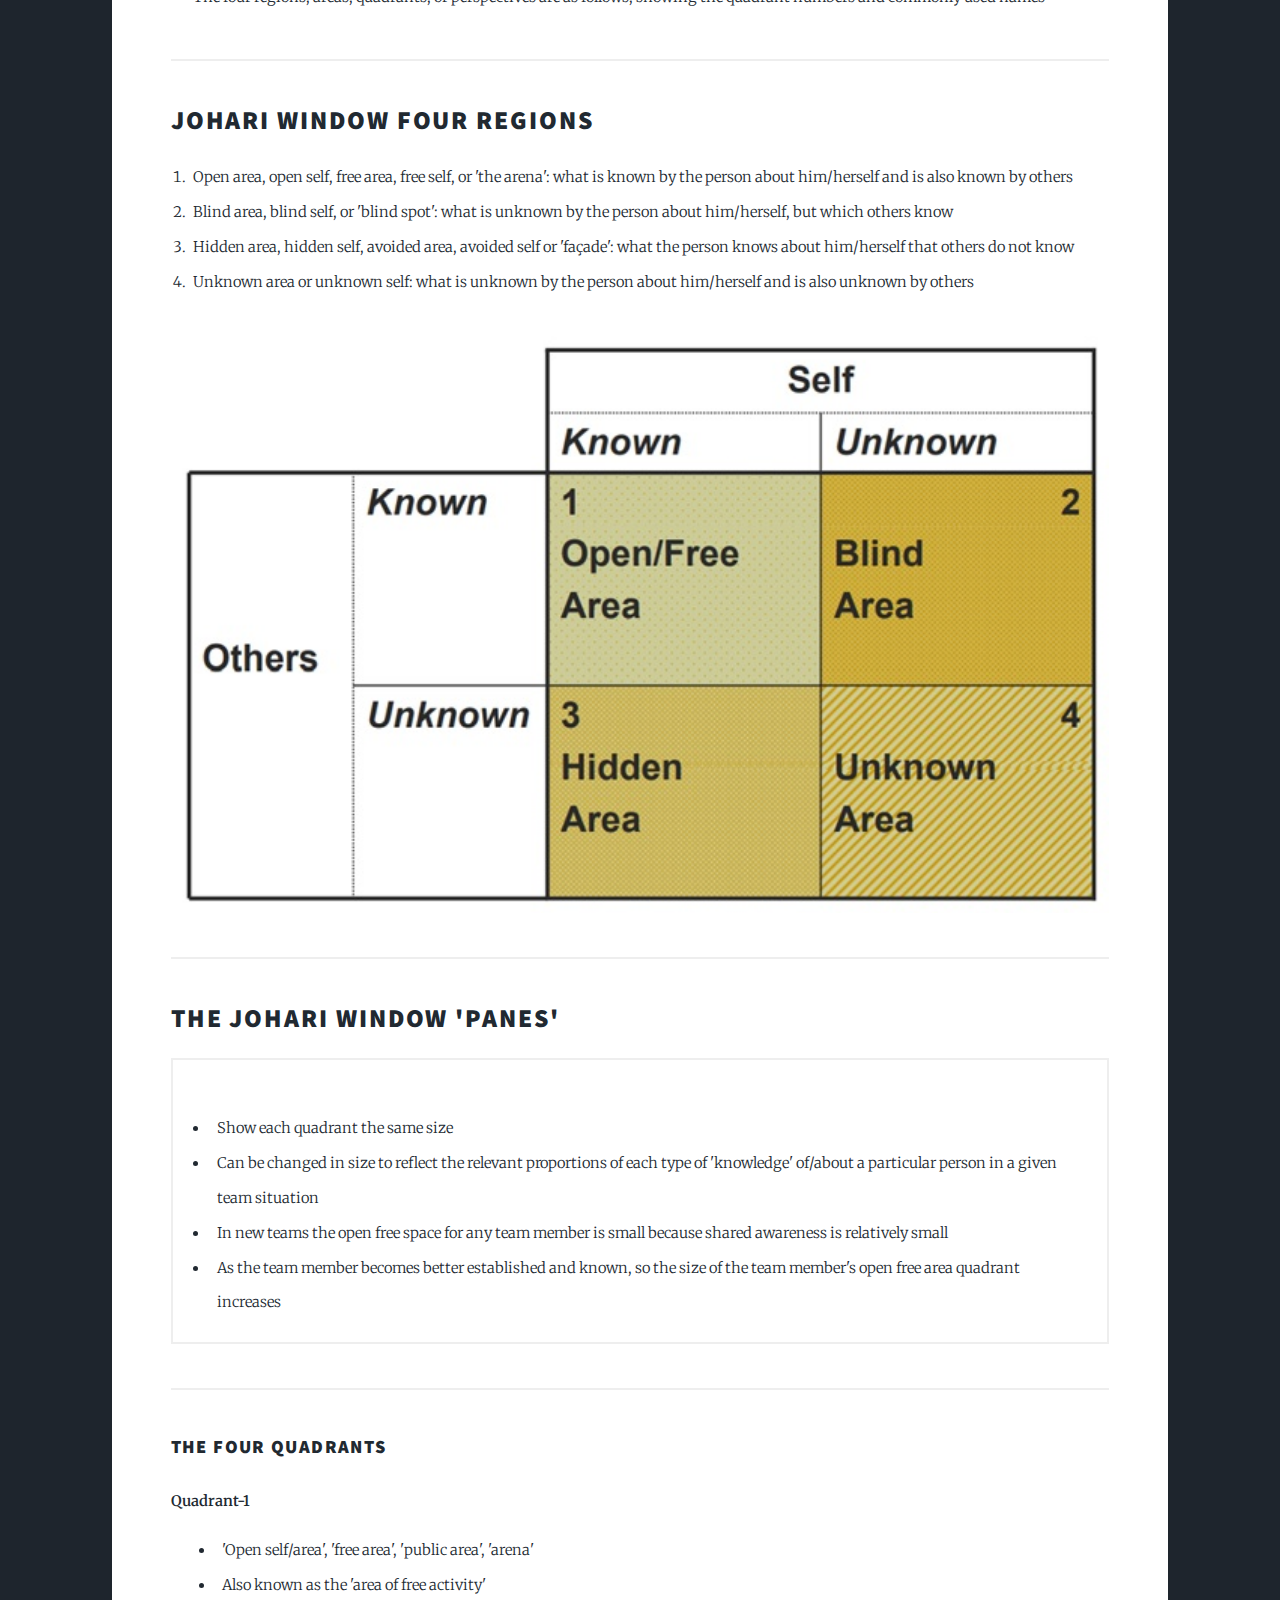
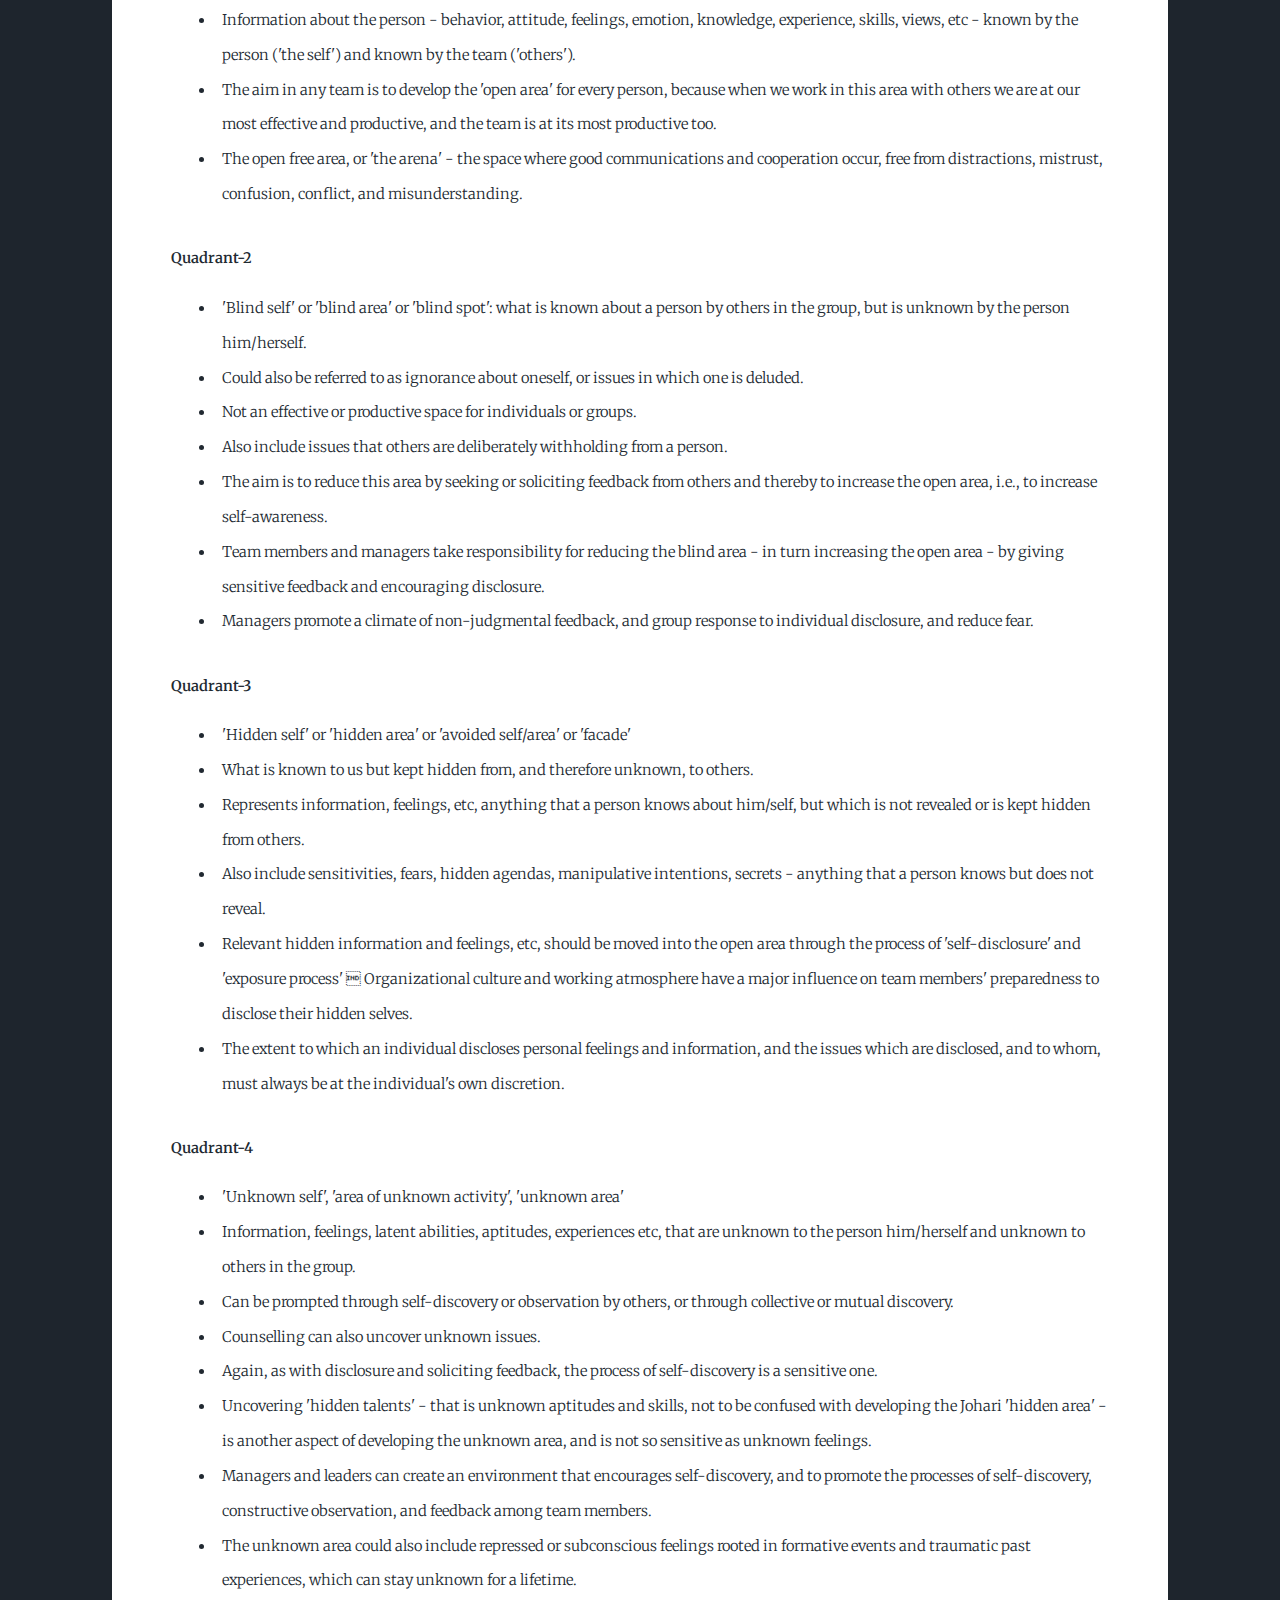
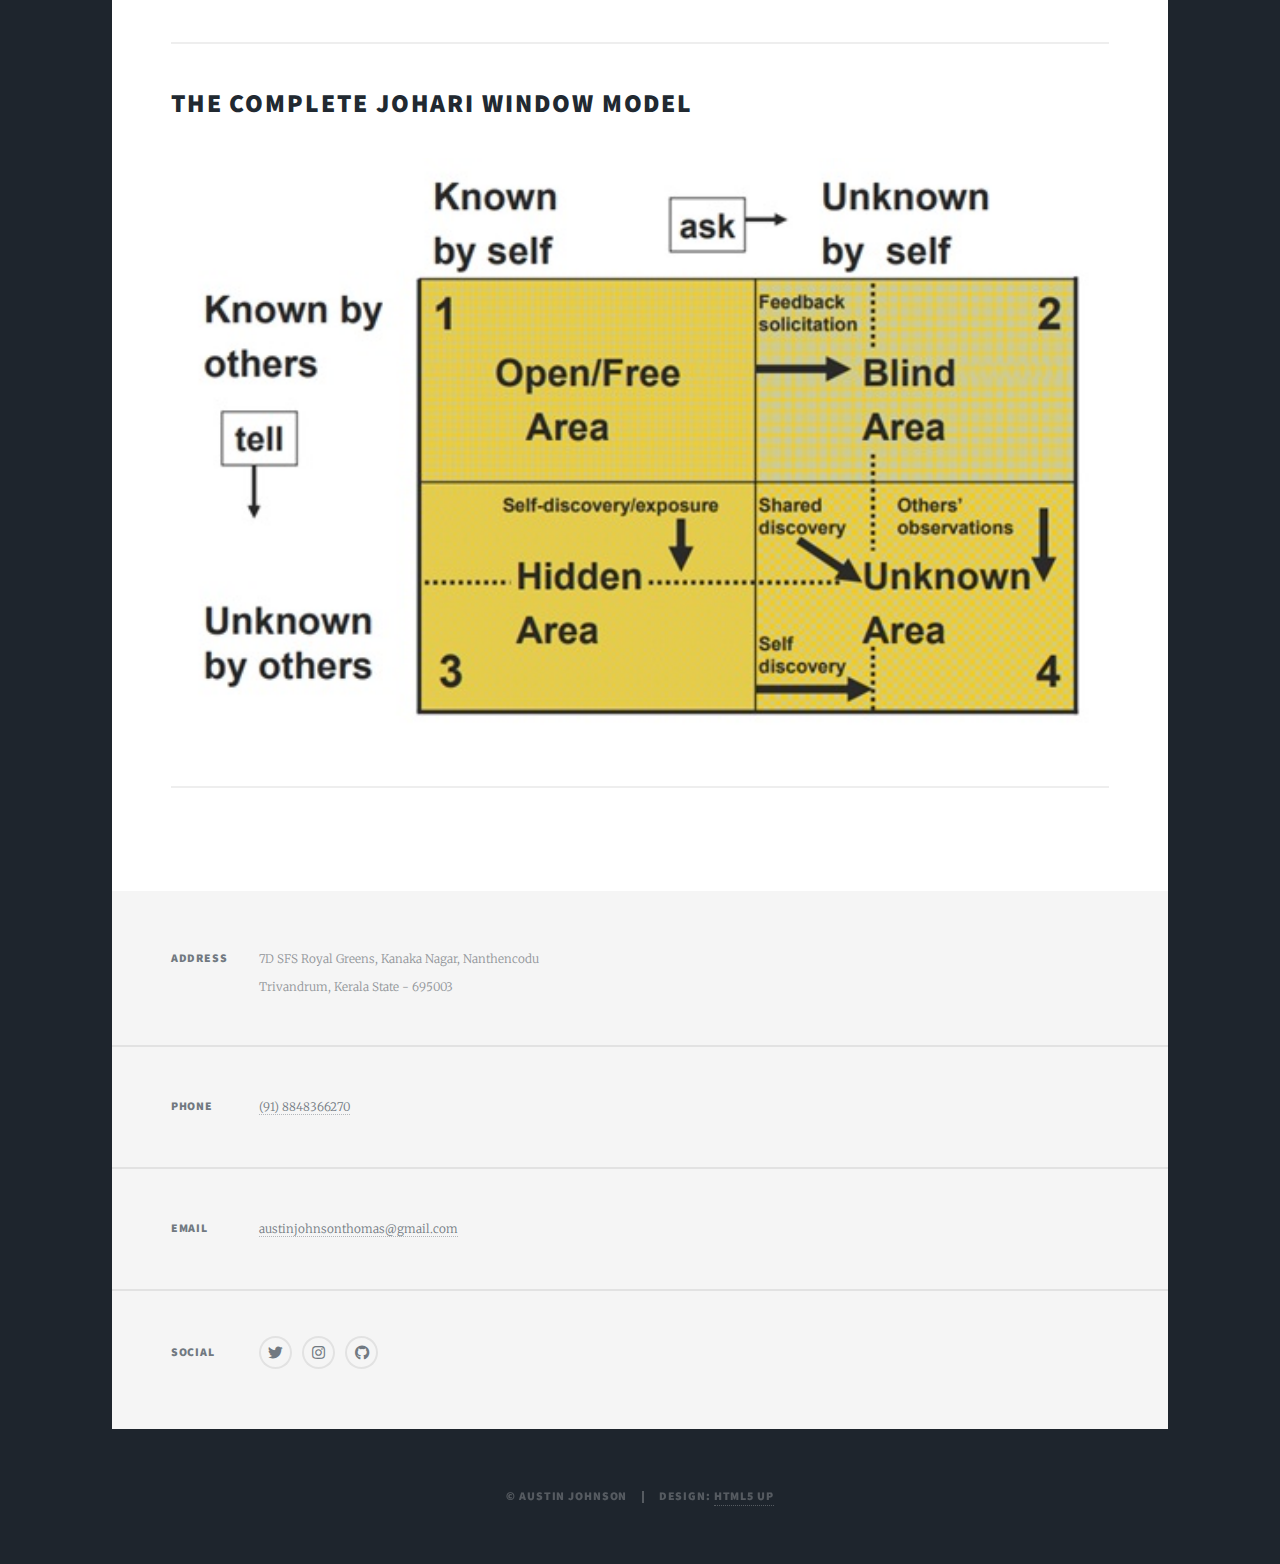
<file: johari.html>
<!DOCTYPE HTML>
<!--
	CLA2 by AUSTIN JOHNSON @AustinJ_22
-->
<html>
	<head>
		<title>JOHARI Page - CLA2 by AUSTIN JOHNSON</title>
		<meta charset="utf-8" />
		<meta name="viewport" content="width=device-width, initial-scale=1, user-scalable=no" />
		<link rel="stylesheet" href="assets/css/main.css" />
		<noscript><link rel="stylesheet" href="assets/css/noscript.css" /></noscript>
	</head>
	<body class="is-preload">

		<!-- Wrapper -->
			<div id="wrapper">

				<!-- Header -->
					<header id="header">
						<a href="index.html" class="logo">CLA2</a>
					</header>

				<!-- Nav -->
					<nav id="nav">
						<ul class="links">
							<li><a href="index.html">This is CLA2</a></li>
							<li class="active"><a href="johari.html">JO-HARI</a></li>
							<li><a href="swot.html">SWOT</a></li>
							<li><a href="ikigai.html">IKIGAI</a></li>
							<li><a href="disc.html">DISC</a></li>
							<li><a href="branding.html">Branding</a></li>
							<li><a href="reference.html">Reference</a></li>
						</ul>
						<ul class="icons">
							<li><a href="https://twitter.com/AustinJ_22" class="icon brands fa-twitter"><span class="label">Twitter</span></a></li>
							<li><a href="https://www.instagram.com/austinjohnsonthomas_22/" class="icon brands fa-instagram"><span class="label">Instagram</span></a></li>
							<li><a href="https://github.com/austinjohnsonthomas" class="icon brands fa-github"><span class="label">GitHub</span></a></li>
						</ul>
					</nav>

				<!-- Main -->
					<div id="main">

						<!-- Post -->
							<section class="post">
								<header class="major">
									<h1>JO-HARI Page</h1>
								</header>

								<!-- Text stuff -->
									<header>
										<h2>The Johari Window model</h2>
										<p>Lorem ipsum dolor sit amet nullam id egestas urna aliquam</p>
									</header>
									<ul>
										<li>A simple and useful tool for understanding and training self-awareness, personal development, improving communications, interpersonal relationships, group dynamics, team development and intergroup relationships</li>
										<li>Developed by American psychologists Joseph Luft and Harry Ingham in the 1950's, calling it 'Johari' after combining their first names, Joe and Harry</li>
									</ul>
									<hr />

									<header>
										<h3>The Model</h3>
										<p>Lorem ipsum dolor sit amet nullam id egestas urna aliquam</p>
									</header>
									<ul>
										<li>Also referred to as a 'disclosure/feedback model of self-awareness’, and an 'information processing tool'</li>
										<li>Represents information - feelings, experience, views, attitudes, skills, intentions, motivation, etc - within or about a person - in relation to their team, from four perspectives</li>
										<li>Can also be used to represent the same information for a team in relation to other teams</li>
									</ul>
									<hr />

									<header>
										<h3>Terminology</h3>
										<p>Refers to 'self' and 'others'</p>
									</header>
									<ul>
										<li>'Self' - oneself, i.e., the person subject to the Johari Window analysis</li>
										<li>'Others' - other people in the team</li>
									</ul>
									<hr />

									<header>
										<h3>The four Johari Window perspectives</h3>
										<p></p>
									</header>
									<ul>
										<li>Called 'regions' or 'areas' or 'quadrants'.</li>
										<li>Each contains and represents the information - feelings, motivation, etc - in terms of whether the information is known or unknown by the person, and whether the information is known or unknown by others in the team.</li>
										<li>The four regions, areas, quadrants, or perspectives are as follows, showing the quadrant numbers and commonly used names</li>
									</ul>
									<hr />

								<!-- Blockquote
									<h2>Blockquote</h2>
									<blockquote>Fringilla nisl. Donec accumsan interdum nisi, quis tincidunt felis sagittis eget tempus euismod. Vestibulum ante ipsum primis in faucibus vestibulum. Blandit adipiscing eu felis iaculis volutpat ac adipiscing accumsan faucibus. Vestibulum ante ipsum primis in faucibus vestibulum. Blandit adipiscing eu felis.</blockquote>
									<hr />-->

								<!-- Image -->
									<h2>Johari window four regions</h2>
									<h3></h3>
									<ol>
										<li>Open area, open self, free area, free self, or 'the arena': what is known by the person about him/herself and is also known by others</li>
										<li>Blind area, blind self, or 'blind spot': what is unknown by the person about him/herself, but which others know</li>
										<li>Hidden area, hidden self, avoided area, avoided self or 'façade': what the person knows about him/herself that others do not know</li>
										<li>Unknown area or unknown self: what is unknown by the person about him/herself and is also unknown by others</li>
									</ol>
									<span class="image fit"><img src="images/johari_window.jpg" alt="" /></span>

									<hr />

								<!-- Box -->
									<h2>The Johari Window 'panes'</h2>
									<div class="box">
										<p></p>
										<ul>
											<li>Show each quadrant the same size</li>
											<li>Can be changed in size to reflect the relevant proportions of each type of 'knowledge' of/about a particular person in a given team situation</li>
											<li>In new teams the open free space for any team member is small because shared awareness is relatively small</li>
											<li>As the team member becomes better established and known, so the size of the team member's open free area quadrant increases</li>
										</ul>
									</div>
									<hr />

									<h3>The Four Quadrants</h3>
									<dl>
										<dt>Quadrant-1</dt>
										<dd>
											<ul>
												<li>'Open self/area', 'free area', 'public area', 'arena'</li>
												<li>Also known as the 'area of free activity'</li>
												<li>Information about the person - behavior, attitude, feelings, emotion, knowledge, experience, skills, views, etc - known by the person ('the self') and known by the team ('others').</li>
												<li>The aim in any team is to develop the 'open area' for every person, because when we work in this area with others we are at our most effective and productive, and the team is at its most productive too.</li>
												<li>The open free area, or 'the arena' - the space where good communications and cooperation occur, free from distractions, mistrust, confusion, conflict, and misunderstanding.</li>
											</ul>
										</dd>
										<dt>Quadrant-2</dt>
										<dd>
											<ul>
												<li>'Blind self' or 'blind area' or 'blind spot': what is known about a person by others in the group, but is unknown by the person him/herself.</li>
												<li>Could also be referred to as ignorance about oneself, or issues in which one is deluded.</li>
												<li>Not an effective or productive space for individuals or groups.</li>
												<li>Also include issues that others are deliberately withholding from a person.</li>
												<li>The aim is to reduce this area by seeking or soliciting feedback from others and thereby to increase the open area, i.e., to increase self-awareness.</li>
												<li>Team members and managers take responsibility for reducing the blind area - in turn increasing the open area - by giving sensitive feedback and encouraging disclosure.</li>
												<li>Managers promote a climate of non-judgmental feedback, and group response to individual disclosure, and reduce fear.</li>
											</ul>
										</dd>
										<dt>Quadrant-3</dt>
										<dd>
											<ul>
												<li>'Hidden self' or 'hidden area' or 'avoided self/area' or 'facade'</li>
												<li>What is known to us but kept hidden from, and therefore unknown, to others.</li>
												<li>Represents information, feelings, etc, anything that a person knows about him/self, but which is not revealed or is kept hidden from others.</li>
												<li>Also include sensitivities, fears, hidden agendas, manipulative intentions, secrets - anything that a person knows but does not reveal.</li>
												<li>Relevant hidden information and feelings, etc, should be moved into the open area through the process of 'self-disclosure' and 'exposure process'  Organizational culture and working atmosphere have a major influence on team members' preparedness to disclose their hidden selves.</li>
												<li>The extent to which an individual discloses personal feelings and information, and the issues which are disclosed, and to whom, must always be at the individual's own discretion.</li>
											</ul>
										</dd>
										<dt>Quadrant-4</dt>
										<dd>
											<ul>
												<li>'Unknown self', 'area of unknown activity', 'unknown area'</li>
												<li>Information, feelings, latent abilities, aptitudes, experiences etc, that are unknown to the person him/herself and unknown to others in the group.</li>
												<li>Can be prompted through self-discovery or observation by others, or through collective or mutual discovery.</li>
												<li>Counselling can also uncover unknown issues.</li>
												<li>Again, as with disclosure and soliciting feedback, the process of self-discovery is a sensitive one.</li>
												<li>Uncovering 'hidden talents' - that is unknown aptitudes and skills, not to be confused with developing the Johari 'hidden area' - is another aspect of developing the unknown area, and is not so sensitive as unknown feelings.</li>
												<li>Managers and leaders can create an environment that encourages self-discovery, and to promote the processes of self-discovery, constructive observation, and feedback among team members.</li>
												<li>The unknown area could also include repressed or subconscious feelings rooted in formative events and traumatic past experiences, which can stay unknown for a lifetime.</li>
											</ul>
										</dd>
									</dl>
									<hr />

									<h2>The complete Johari Window Model</h2>
									<h3></h3>
									<span class="image fit"><img src="images/johari_complete.jpg" alt="" /></span>

									<hr />
							</section>
					</div>

				<!-- Footer -->
					<footer id="footer">
						<section class="split contact">
							<section class="alt">
								<h3>Address</h3>
								<p>7D SFS Royal Greens, Kanaka Nagar, Nanthencodu<br />
								Trivandrum, Kerala State - 695003</p>
							</section>
							<section>
								<h3>Phone</h3>
								<p><a href="#">(91) 8848366270</a></p>
							</section>
							<section>
								<h3>Email</h3>
								<p><a href="#">austinjohnsonthomas@gmail.com</a></p>
							</section>
							<section>
								<h3>Social</h3>
								<ul class="icons alt">
									<li><a href="https://twitter.com/AustinJ_22" class="icon brands alt fa-twitter"><span class="label">Twitter</span></a></li>
									<li><a href="https://www.instagram.com/austinjohnsonthomas_22/" class="icon brands alt fa-instagram"><span class="label">Instagram</span></a></li>
									<li><a href="https://github.com/austinjohnsonthomas" class="icon brands alt fa-github"><span class="label">GitHub</span></a></li>
								</ul>
							</section>
						</section>
					</footer>

				<!-- Copyright -->
					<div id="copyright">
						<ul><li>&copy; Austin Johnson</li><li>Design: <a href="https://html5up.net">HTML5 UP</a></li></ul>
					</div>

			</div>

		<!-- Scripts -->
			<script src="assets/js/jquery.min.js"></script>
			<script src="assets/js/jquery.scrollex.min.js"></script>
			<script src="assets/js/jquery.scrolly.min.js"></script>
			<script src="assets/js/browser.min.js"></script>
			<script src="assets/js/breakpoints.min.js"></script>
			<script src="assets/js/util.js"></script>
			<script src="assets/js/main.js"></script>

	</body>
</html>
</file>
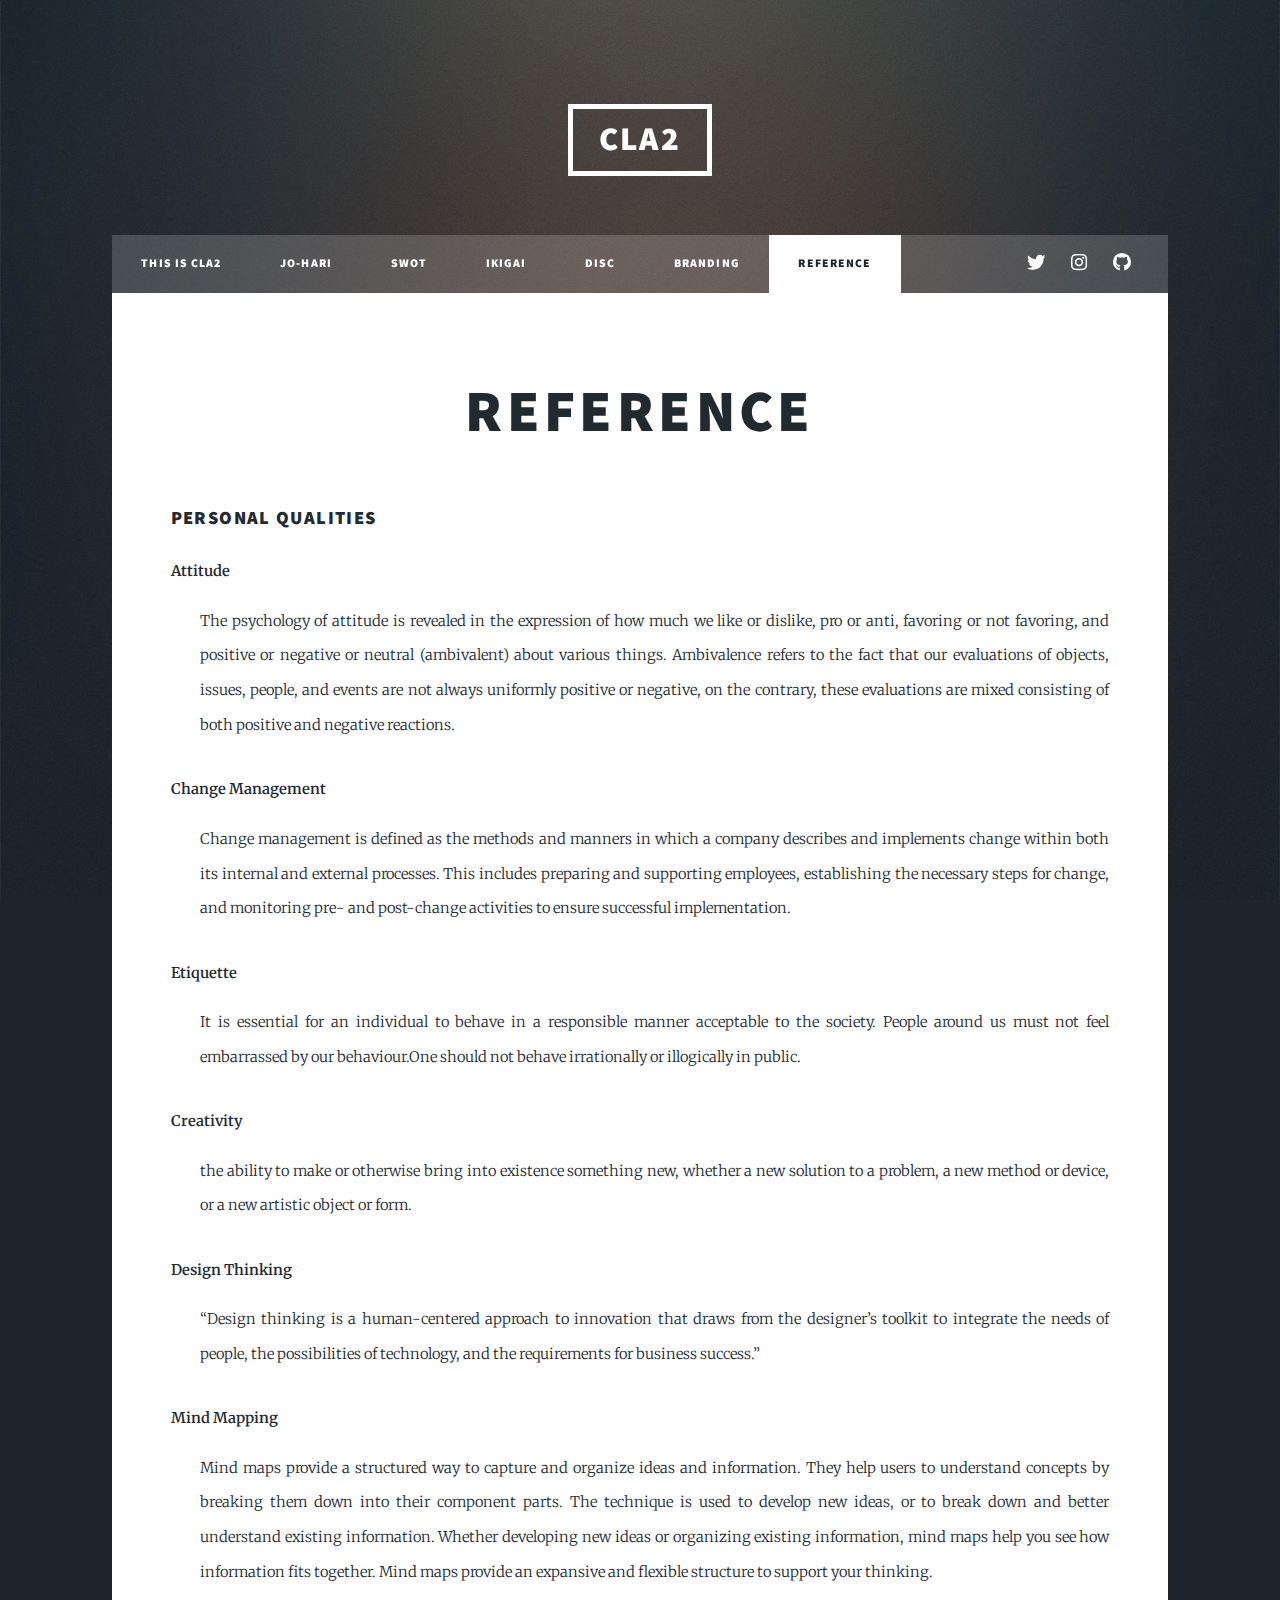
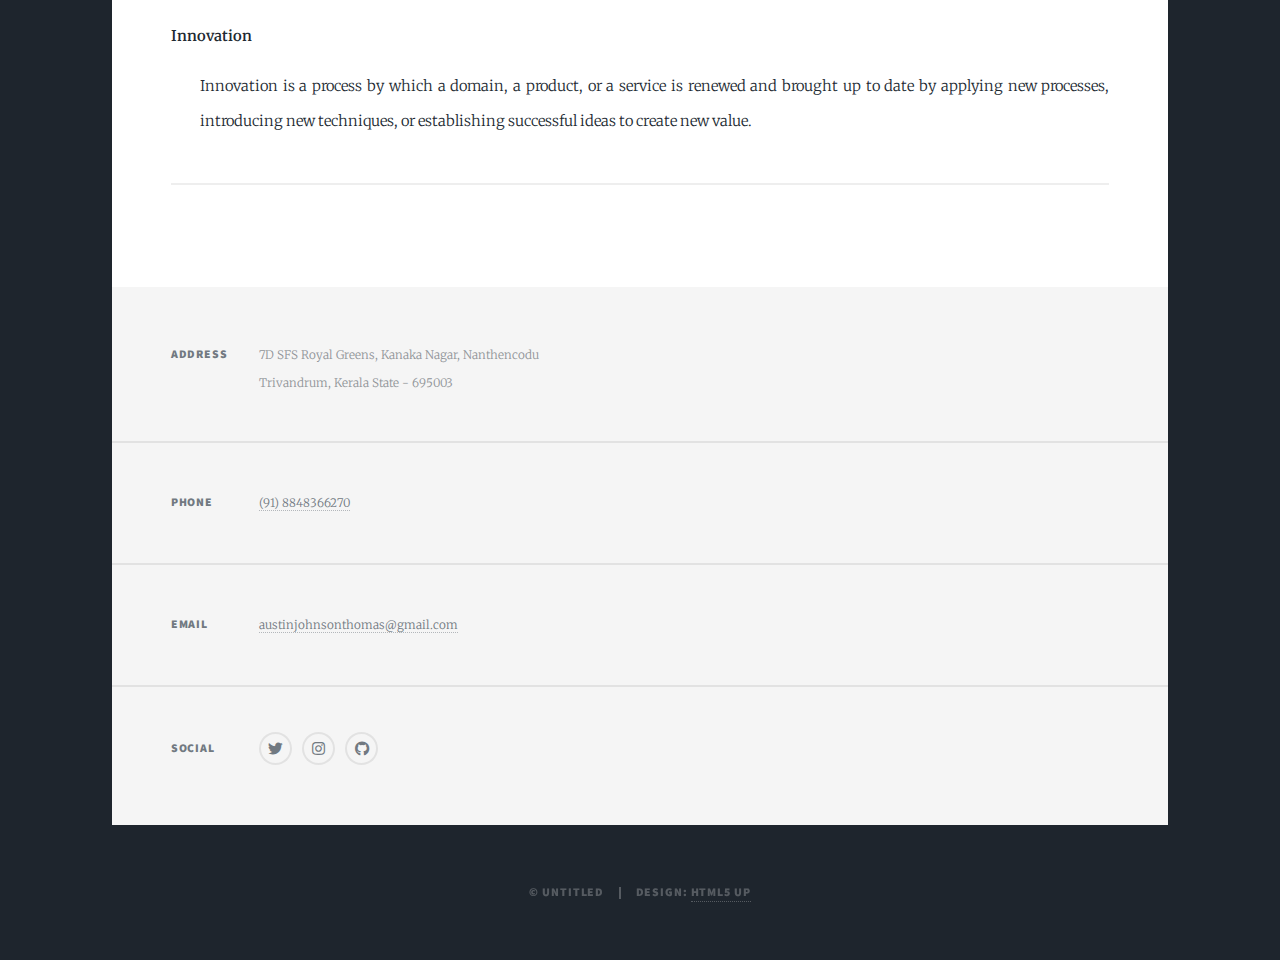
<file: reference.html>
<!DOCTYPE HTML>
<!--
	CLA2 by AUSTIN JOHNSON @AustinJ_22
-->
<html>
	<head>
		<title>Reference - CLA2 by AUSTIN JOHNSON</title>
		<meta charset="utf-8" />
		<meta name="viewport" content="width=device-width, initial-scale=1, user-scalable=no" />
		<link rel="stylesheet" href="assets/css/main.css" />
		<noscript><link rel="stylesheet" href="assets/css/noscript.css" /></noscript>
	</head>
	<body class="is-preload">

		<!-- Wrapper -->
			<div id="wrapper">

				<!-- Header -->
					<header id="header">
						<a href="index.html" class="logo">CLA2</a>
					</header>

				<!-- Nav -->
					<nav id="nav">
						<ul class="links">
							<li><a href="index.html">This is CLA2</a></li>
							<li><a href="johari.html">JO-HARI</a></li>
							<li><a href="swot.html">SWOT</a></li>
							<li><a href="ikigai.html">IKIGAI</a></li>
							<li><a href="disc.html">DISC</a></li>
							<li><a href="branding.html">Branding</a></li>
							<li class="active"><a href="reference.html">Reference</a></li>
						</ul>
						<ul class="icons">
							<li><a href="https://twitter.com/AustinJ_22" class="icon brands fa-twitter"><span class="label">Twitter</span></a></li>
							<li><a href="https://www.instagram.com/austinjohnsonthomas_22/" class="icon brands fa-instagram"><span class="label">Instagram</span></a></li>
							<li><a href="https://github.com/austinjohnsonthomas" class="icon brands fa-github"><span class="label">GitHub</span></a></li>
						</ul>
					</nav>

				<!-- Main -->
					<div id="main">

						<!-- Post -->
							<section class="post">
								<header class="major">
									<h1>Reference</h1>
								</header>

								<!-- Lists -->

									<h3>Personal Qualities</h3>
									<dl>
										<dt>Attitude</dt>
										<dd>
											<p>The psychology of attitude is revealed in the expression of how much we like or dislike, pro or anti, favoring or not favoring, and positive or negative or neutral (ambivalent) about various things. Ambivalence refers to the fact that our evaluations of objects, issues, people, and events are not always uniformly positive or negative, on the contrary, these evaluations are mixed consisting of both positive and negative reactions.</p>
										</dd>
										<dt>Change Management</dt>
										<dd>
											<p>Change management is defined as the methods and manners in which a company describes and implements change within both its internal and external processes. This includes preparing and supporting employees, establishing the necessary steps for change, and monitoring pre- and post-change activities to ensure successful implementation.</p>
										</dd>
										<dt>Etiquette</dt>
										<dd>
											<p>It is essential for an individual to behave in a responsible manner acceptable to the society. People around us must not feel embarrassed by our behaviour.One should not behave irrationally or illogically in public.</p>
										</dd>
										<dt>Creativity</dt>
										<dd>
											<p>the ability to make or otherwise bring into existence something new, whether a new solution to a problem, a new method or device, or a new artistic object or form.</p>
										</dd>
										<dt>Design Thinking</dt>
										<dd>
											<p>“Design thinking is a human-centered approach to innovation that draws from the designer’s toolkit to integrate the needs of people, the possibilities of technology, and the requirements for business success.”</p>
										</dd>
										<dt>Mind Mapping</dt>
										<dd>
											<p>
												Mind maps provide a structured way to capture and organize ideas and information. They help users to understand concepts by breaking them down into their component parts. The technique is used to develop new ideas, or to break down and better understand existing information. 
												Whether developing new ideas or organizing existing information, mind maps help you see how information fits together. Mind maps provide an expansive and flexible structure to support your thinking.
											</p>
										</dd>
										<dt>Innovation</dt>
										<dd>
											<p>Innovation is a process by which a domain, a product, or a service is renewed and brought up to date by applying new processes, introducing new techniques, or establishing successful ideas to create new value.</p>
										</dd>
									</dl>
									<hr />
							</section>

					</div>

				<!-- Footer -->
					<footer id="footer">
						<section class="split contact">
							<section class="alt">
								<h3>Address</h3>
								<p>7D SFS Royal Greens, Kanaka Nagar, Nanthencodu<br />
								Trivandrum, Kerala State - 695003</p>
							</section>
							<section>
								<h3>Phone</h3>
								<p><a href="#">(91) 8848366270</a></p>
							</section>
							<section>
								<h3>Email</h3>
								<p><a href="#">austinjohnsonthomas@gmail.com</a></p>
							</section>
							<section>
								<h3>Social</h3>
								<ul class="icons alt">
									<li><a href="https://twitter.com/AustinJ_22" class="icon brands alt fa-twitter"><span class="label">Twitter</span></a></li>
									<li><a href="https://www.instagram.com/austinjohnsonthomas_22/" class="icon brands alt fa-instagram"><span class="label">Instagram</span></a></li>
									<li><a href="https://github.com/austinjohnsonthomas" class="icon brands alt fa-github"><span class="label">GitHub</span></a></li>
								</ul>
							</section>
						</section>
					</footer>

				<!-- Copyright -->
					<div id="copyright">
						<ul><li>&copy; Untitled</li><li>Design: <a href="https://html5up.net">HTML5 UP</a></li></ul>
					</div>

			</div>

		<!-- Scripts -->
			<script src="assets/js/jquery.min.js"></script>
			<script src="assets/js/jquery.scrollex.min.js"></script>
			<script src="assets/js/jquery.scrolly.min.js"></script>
			<script src="assets/js/browser.min.js"></script>
			<script src="assets/js/breakpoints.min.js"></script>
			<script src="assets/js/util.js"></script>
			<script src="assets/js/main.js"></script>

	</body>
</html>
</file>
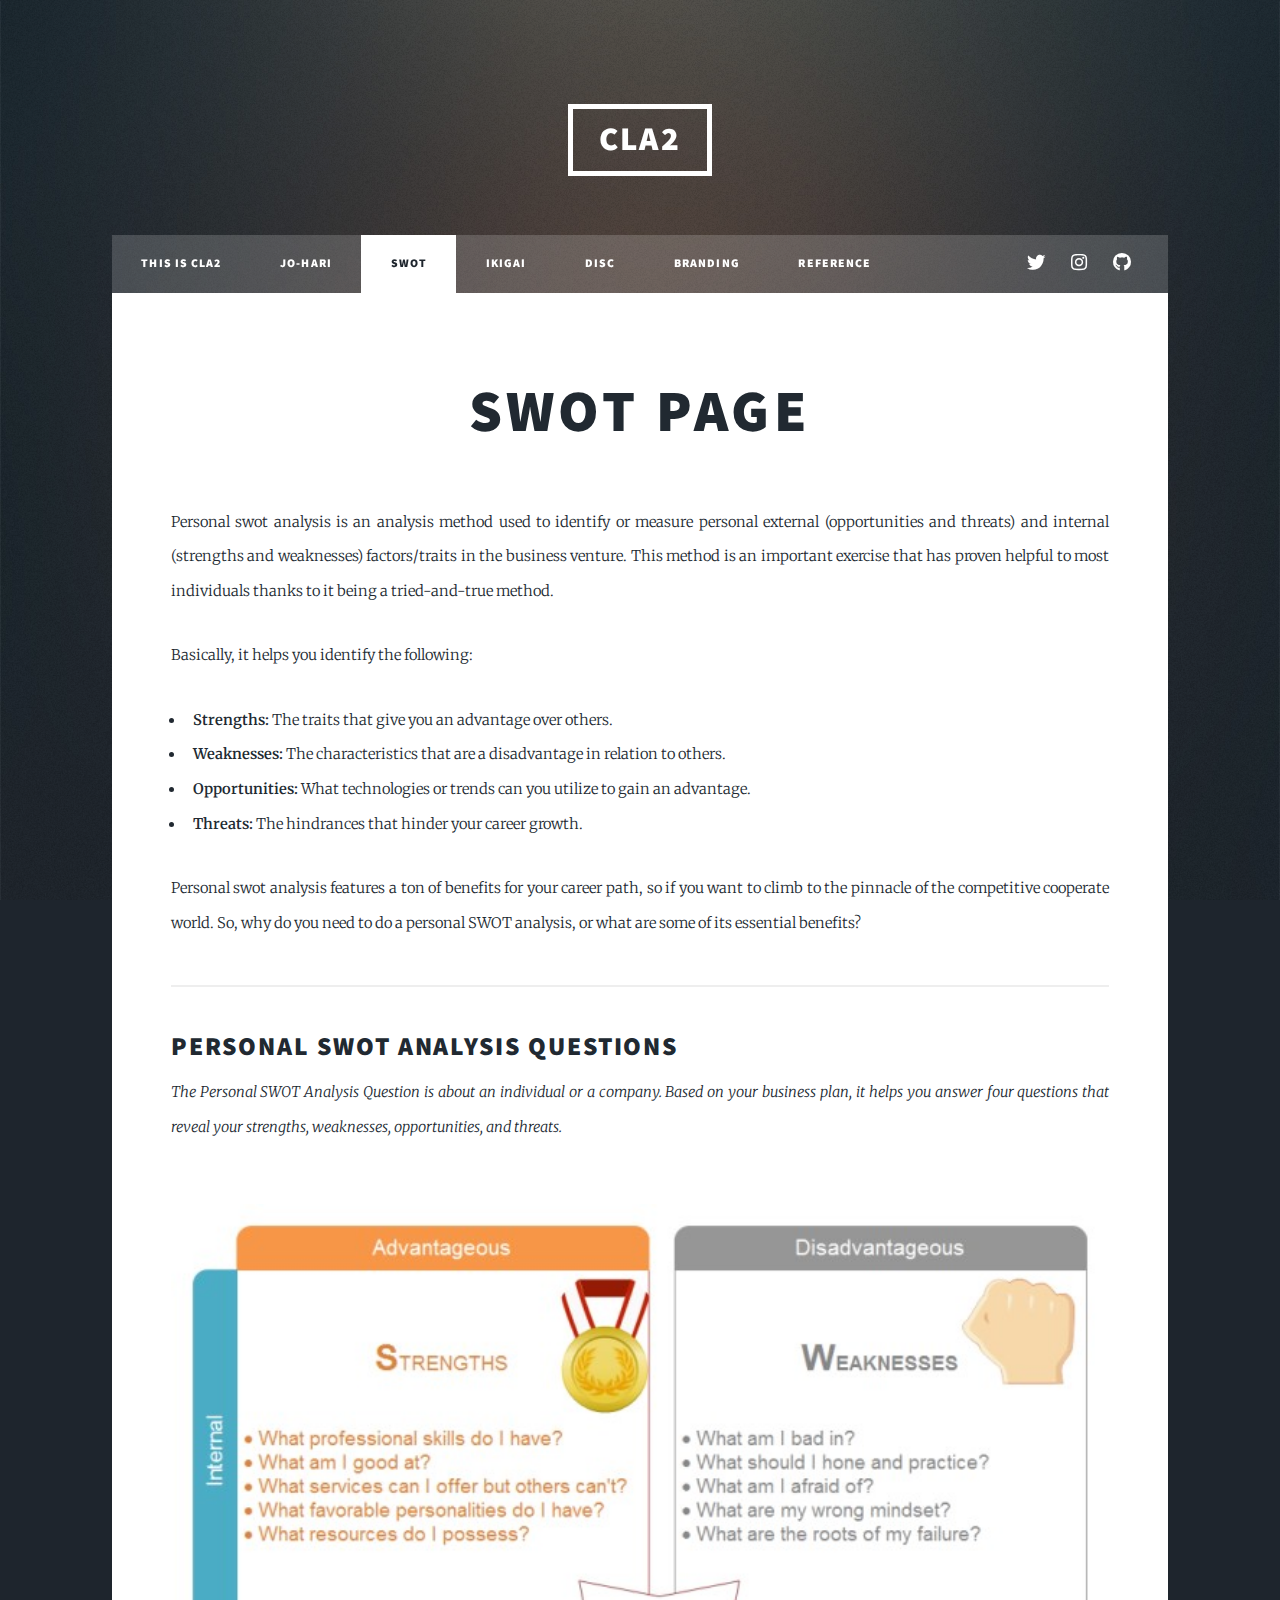
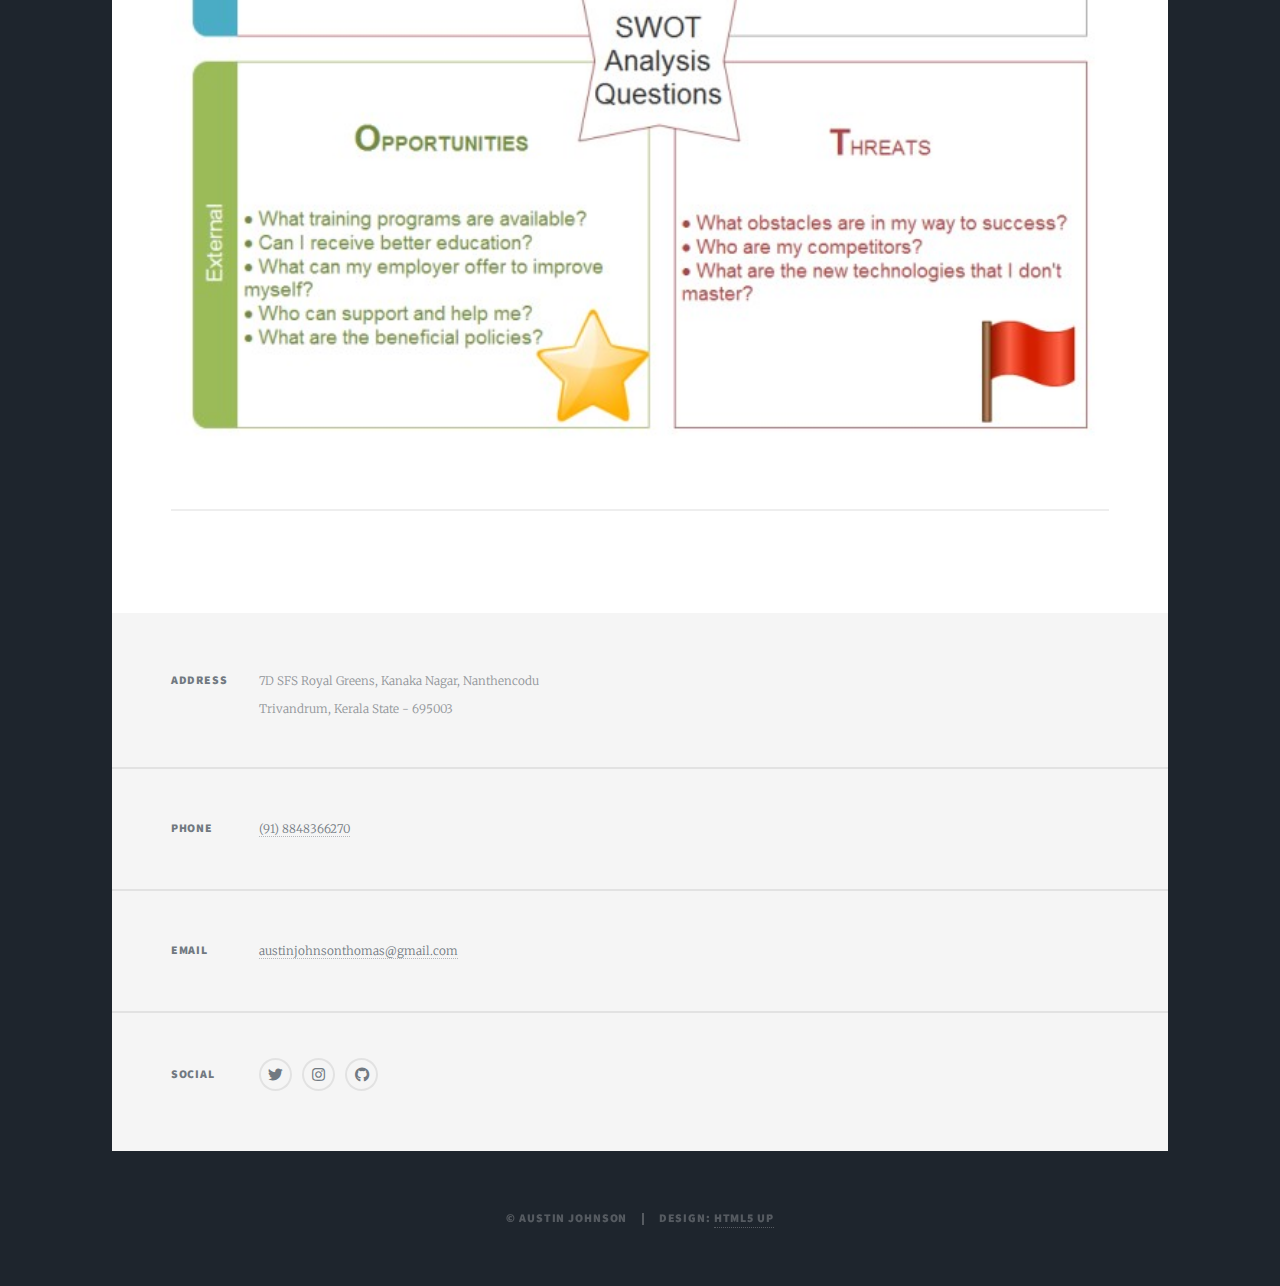
<file: Swot.html>
<!DOCTYPE HTML>
<!--
	CLA2 by AUSTIN JOHNSON @AustinJ_22
-->
<html>
	<head>
		<title>SWOT Page - CLA2 by AUSTIN JOHNSON</title>
		<meta charset="utf-8" />
		<meta name="viewport" content="width=device-width, initial-scale=1, user-scalable=no" />
		<link rel="stylesheet" href="assets/css/main.css" />
		<noscript><link rel="stylesheet" href="assets/css/noscript.css" /></noscript>
	</head>
	<body class="is-preload">

		<!-- Wrapper -->
			<div id="wrapper">

				<!-- Header -->
					<header id="header">
						<a href="index.html" class="logo">CLA2</a>
					</header>

				<!-- Nav -->
					<nav id="nav">
						<ul class="links">
							<li><a href="index.html">This is CLA2</a></li>
							<li><a href="johari.html">JO-HARI</a></li>
							<li class="active"><a href="swot.html">SWOT</a></li>
							<li><a href="ikigai.html">IKIGAI</a></li>
							<li><a href="disc.html">DISC</a></li>
							<li><a href="branding.html">Branding</a></li>
							<li><a href="reference.html">Reference</a></li>
						</ul>
						<ul class="icons">
							<li><a href="https://twitter.com/AustinJ_22" class="icon brands fa-twitter"><span class="label">Twitter</span></a></li>
							<li><a href="https://www.instagram.com/austinjohnsonthomas_22/" class="icon brands fa-instagram"><span class="label">Instagram</span></a></li>
							<li><a href="https://github.com/austinjohnsonthomas" class="icon brands fa-github"><span class="label">GitHub</span></a></li>
						</ul>
					</nav>

				<!-- Main -->
					<div id="main">

						<!-- Post -->
							<section class="post">
								<header class="major">
									<h1>SWOT Page</h1>
									<p></p>
								</header>
								<p>Personal swot analysis is an analysis method used to identify or measure personal external (opportunities and threats) and internal (strengths and weaknesses) factors/traits in the business venture. This method is an important exercise that has proven helpful to most individuals thanks to it being a tried-and-true method.</p>
								<p>Basically, it helps you identify the following:</p>
								<ul>
									<li><b>Strengths: </b>The traits that give you an advantage over others.</li>
									<li><b>Weaknesses: </b>The characteristics that are a disadvantage in relation to others.</li>
									<li><b>Opportunities: </b>What technologies or trends can you utilize to gain an advantage.</li>
									<li><b>Threats: </b>The hindrances that hinder your career growth.</li>
								</ul>
								<p>Personal swot analysis features a ton of benefits for your career path, so if you want to climb to the pinnacle of the competitive cooperate world. So, why do you need to do a personal SWOT analysis, or what are some of its essential benefits?</p>
							
								<hr />

								<header>
									<h2>Personal SWOT Analysis Questions</h2>
									<p>The Personal SWOT Analysis Question is about an individual or a company. Based on your business plan, it helps you answer four questions that reveal your strengths, weaknesses, opportunities, and threats.</p>
								</header>
								<div class="image main"><img src="images/swot.jpg" alt="" /></div>
								<hr />
							</section>
					</div>

				<!-- Footer -->
					<footer id="footer">
						<section class="split contact">
							<section class="alt">
								<h3>Address</h3>
								<p>7D SFS Royal Greens, Kanaka Nagar, Nanthencodu<br />
								Trivandrum, Kerala State - 695003</p>
							</section>
							<section>
								<h3>Phone</h3>
								<p><a href="#">(91) 8848366270</a></p>
							</section>
							<section>
								<h3>Email</h3>
								<p><a href="#">austinjohnsonthomas@gmail.com</a></p>
							</section>
							<section>
								<h3>Social</h3>
								<ul class="icons alt">
									<li><a href="https://twitter.com/AustinJ_22" class="icon brands alt fa-twitter"><span class="label">Twitter</span></a></li>
									<li><a href="https://www.instagram.com/austinjohnsonthomas_22/" class="icon brands alt fa-instagram"><span class="label">Instagram</span></a></li>
									<li><a href="https://github.com/austinjohnsonthomas" class="icon brands alt fa-github"><span class="label">GitHub</span></a></li>
								</ul>
							</section>
						</section>
					</footer>

				<!-- Copyright -->
					<div id="copyright">
						<ul><li>&copy; Austin Johnson</li><li>Design: <a href="https://html5up.net">HTML5 UP</a></li></ul>
					</div>

			</div>

		<!-- Scripts -->
			<script src="assets/js/jquery.min.js"></script>
			<script src="assets/js/jquery.scrollex.min.js"></script>
			<script src="assets/js/jquery.scrolly.min.js"></script>
			<script src="assets/js/browser.min.js"></script>
			<script src="assets/js/breakpoints.min.js"></script>
			<script src="assets/js/util.js"></script>
			<script src="assets/js/main.js"></script>

	</body>
</html>
</file>
<file: assets/css/main.css>
@import url(fontawesome-all.min.css);
@import url("https://fonts.googleapis.com/css?family=Merriweather:300,700,300italic,700italic|Source+Sans+Pro:900");

/*
	CLA2 by AUSTIN JOHNSON @AustinJ_22
*/

html, body, div, span, applet, object,
iframe, h1, h2, h3, h4, h5, h6, p, blockquote,
pre, a, abbr, acronym, address, big, cite,
code, del, dfn, em, img, ins, kbd, q, s, samp,
small, strike, strong, sub, sup, tt, var, b,
u, i, center, dl, dt, dd, ol, ul, li, fieldset,
form, label, legend, table, caption, tbody,
tfoot, thead, tr, th, td, article, aside,
canvas, details, embed, figure, figcaption,
footer, header, hgroup, menu, nav, output, ruby,
section, summary, time, mark, audio, video {
	margin: 0;
	padding: 0;
	border: 0;
	font-size: 100%;
	font: inherit;
	vertical-align: baseline;}

article, aside, details, figcaption, figure,
footer, header, hgroup, menu, nav, section {
	display: block;}

body {
	line-height: 1;
}

ol, ul {
	list-style: none;
}

blockquote, q {
	quotes: none;
}

	blockquote:before, blockquote:after, q:before, q:after {
		content: '';
		content: none;
	}

table {
	border-collapse: collapse;
	border-spacing: 0;
}

body {
	-webkit-text-size-adjust: none;
}

mark {
	background-color: transparent;
	color: inherit;
}

input::-moz-focus-inner {
	border: 0;
	padding: 0;
}

input, select, textarea {
	-moz-appearance: none;
	-webkit-appearance: none;
	-ms-appearance: none;
	appearance: none;
}

/* Basic */

	@-ms-viewport {
		width: device-width;
	}

	body {
		-ms-overflow-style: scrollbar;
	}

	@media screen and (max-width: 480px) {

		html, body {
			min-width: 320px;
		}

	}

	html {
		box-sizing: border-box;
	}

	*, *:before, *:after {
		box-sizing: inherit;
	}

	body {
		background-color: #1e252d;
	}

		body.is-preload *, body.is-preload *:before, body.is-preload *:after {
			-moz-animation: none !important;
			-webkit-animation: none !important;
			-ms-animation: none !important;
			animation: none !important;
			-moz-transition: none !important;
			-webkit-transition: none !important;
			-ms-transition: none !important;
			transition: none !important;
		}

/* Type */

	html {
		font-size: 16pt;
	}

		@media screen and (max-width: 1680px) {

			html {
				font-size: 12pt;
			}

		}

		@media screen and (max-width: 1280px) {

			html {
				font-size: 11pt;
			}

		}

		@media screen and (max-width: 360px) {

			html {
				font-size: 10pt;
			}

		}

	body {
		color: #212931;
	}

	body, input, select, textarea {
		font-family: "Merriweather", Georgia, serif;
		font-weight: 300;
		font-size: 1rem;
		line-height: 2.375;
	}

	a {
		-moz-transition: color 0.2s ease-in-out, background-color 0.2s ease-in-out, border-color 0.2s ease-in-out, box-shadow 0.2s ease-in-out;
		-webkit-transition: color 0.2s ease-in-out, background-color 0.2s ease-in-out, border-color 0.2s ease-in-out, box-shadow 0.2s ease-in-out;
		-ms-transition: color 0.2s ease-in-out, background-color 0.2s ease-in-out, border-color 0.2s ease-in-out, box-shadow 0.2s ease-in-out;
		transition: color 0.2s ease-in-out, background-color 0.2s ease-in-out, border-color 0.2s ease-in-out, box-shadow 0.2s ease-in-out;
		border-bottom: dotted 1px;
		text-decoration: none;
	}

		a:hover {
			border-bottom-color: transparent;
		}

	strong, b {
		font-weight: 600;
	}

	em, i {
		font-style: italic;
	}

	p {
		text-align: justify;
		margin: 0 0 2rem 0;
	}

	h1, h2, h3, h4, h5, h6 {
		font-family: "Source Sans Pro", Helvetica, sans-serif;
		font-weight: 900;
		line-height: 1.5;
		letter-spacing: 0.075em;
		text-transform: uppercase;
		margin: 0 0 1rem 0;
	}

		h1 a, h2 a, h3 a, h4 a, h5 a, h6 a {
			border-bottom: 0;
			color: inherit;
			text-decoration: none;
		}

	h1 {
		font-size: 4rem;
		line-height: 1.1;
		margin: 0 0 2rem 0;
	}

	h2 {
		font-size: 1.75rem;
		line-height: 1.3;
		margin: 0 0 1.5rem 0;
	}

	h3 {
		font-size: 1.25rem;
		margin: 0 0 1.5rem 0;
	}

	h4 {
		font-size: 1rem;
	}

	h5 {
		font-size: 0.9rem;
	}

	h6 {
		font-size: 0.8rem;
	}

	sub {
		font-size: 0.8rem;
		position: relative;
		top: 0.5rem;
	}

	sup {
		font-size: 0.8rem;
		position: relative;
		top: -0.5rem;
	}

	blockquote {
		border-left: solid 4px;
		font-style: italic;
		margin: 0 0 2rem 0;
		padding: 0.5rem 0 0.5rem 2rem;
	}

	code {
		border: solid 2px;
		font-family: "Courier New", monospace;
		font-size: 0.9rem;
		margin: 0 0.25rem;
		padding: 0.25rem 0.65rem;
	}

	pre {
		-webkit-overflow-scrolling: touch;
		font-family: "Courier New", monospace;
		font-size: 0.9rem;
		margin: 0 0 2rem 0;
	}

		pre code {
			display: block;
			line-height: 1.75;
			padding: 1rem 1.5rem;
			overflow-x: auto;
		}

	hr {
		border: 0;
		border-bottom: solid 2px;
		margin: 3rem 0;
	}

		hr.major {
			margin: 5rem 0;
		}

	.align-left {
		text-align: left;
	}

	.align-center {
		text-align: center;
	}

	.align-right {
		text-align: right;
	}

	input, select, textarea {
		color: #212931;
	}

	a {
		color: #212931;
		border-bottom-color: rgba(33, 41, 49, 0.5);
	}

		a:hover {
			border-bottom-color: transparent;
			color: #18bfef !important;
		}

	strong, b {
		color: #212931;
	}

	h1, h2, h3, h4, h5, h6 {
		color: #212931;
	}

	blockquote {
		border-left-color: #eeeeee;
	}

	code {
		background: rgba(220, 220, 220, 0.25);
		border-color: #eeeeee;
	}

	hr {
		border-bottom-color: #eeeeee;
	}

/* Row */

	.row {
		display: flex;
		flex-wrap: wrap;
		box-sizing: border-box;
		align-items: stretch;
	}

		.row > * {
			box-sizing: border-box;
		}

		.row.gtr-uniform > * > :last-child {
			margin-bottom: 0;
		}

		.row.aln-left {
			justify-content: flex-start;
		}

		.row.aln-center {
			justify-content: center;
		}

		.row.aln-right {
			justify-content: flex-end;
		}

		.row.aln-top {
			align-items: flex-start;
		}

		.row.aln-middle {
			align-items: center;
		}

		.row.aln-bottom {
			align-items: flex-end;
		}

		.row > .imp {
			order: -1;
		}

		.row > .col-1 {
			width: 8.33333%;
		}

		.row > .off-1 {
			margin-left: 8.33333%;
		}

		.row > .col-2 {
			width: 16.66667%;
		}

		.row > .off-2 {
			margin-left: 16.66667%;
		}

		.row > .col-3 {
			width: 25%;
		}

		.row > .off-3 {
			margin-left: 25%;
		}

		.row > .col-4 {
			width: 33.33333%;
		}

		.row > .off-4 {
			margin-left: 33.33333%;
		}

		.row > .col-5 {
			width: 41.66667%;
		}

		.row > .off-5 {
			margin-left: 41.66667%;
		}

		.row > .col-6 {
			width: 50%;
		}

		.row > .off-6 {
			margin-left: 50%;
		}

		.row > .col-7 {
			width: 58.33333%;
		}

		.row > .off-7 {
			margin-left: 58.33333%;
		}

		.row > .col-8 {
			width: 66.66667%;
		}

		.row > .off-8 {
			margin-left: 66.66667%;
		}

		.row > .col-9 {
			width: 75%;
		}

		.row > .off-9 {
			margin-left: 75%;
		}

		.row > .col-10 {
			width: 83.33333%;
		}

		.row > .off-10 {
			margin-left: 83.33333%;
		}

		.row > .col-11 {
			width: 91.66667%;
		}

		.row > .off-11 {
			margin-left: 91.66667%;
		}

		.row > .col-12 {
			width: 100%;
		}

		.row > .off-12 {
			margin-left: 100%;
		}

		.row.gtr-0 {
			margin-top: 0;
			margin-left: 0rem;
		}

			.row.gtr-0 > * {
				padding: 0 0 0 0rem;
			}

			.row.gtr-0.gtr-uniform {
				margin-top: 0rem;
			}

				.row.gtr-0.gtr-uniform > * {
					padding-top: 0rem;
				}

		.row.gtr-25 {
			margin-top: 0;
			margin-left: -0.375rem;
		}

			.row.gtr-25 > * {
				padding: 0 0 0 0.375rem;
			}

			.row.gtr-25.gtr-uniform {
				margin-top: -0.375rem;
			}

				.row.gtr-25.gtr-uniform > * {
					padding-top: 0.375rem;
				}

		.row.gtr-50 {
			margin-top: 0;
			margin-left: -0.75rem;
		}

			.row.gtr-50 > * {
				padding: 0 0 0 0.75rem;
			}

			.row.gtr-50.gtr-uniform {
				margin-top: -0.75rem;
			}

				.row.gtr-50.gtr-uniform > * {
					padding-top: 0.75rem;
				}

		.row {
			margin-top: 0;
			margin-left: -1.5rem;
		}

			.row > * {
				padding: 0 0 0 1.5rem;
			}

			.row.gtr-uniform {
				margin-top: -1.5rem;
			}

				.row.gtr-uniform > * {
					padding-top: 1.5rem;
				}

		.row.gtr-150 {
			margin-top: 0;
			margin-left: -2.25rem;
		}

			.row.gtr-150 > * {
				padding: 0 0 0 2.25rem;
			}

			.row.gtr-150.gtr-uniform {
				margin-top: -2.25rem;
			}

				.row.gtr-150.gtr-uniform > * {
					padding-top: 2.25rem;
				}

		.row.gtr-200 {
			margin-top: 0;
			margin-left: -3rem;
		}

			.row.gtr-200 > * {
				padding: 0 0 0 3rem;
			}

			.row.gtr-200.gtr-uniform {
				margin-top: -3rem;
			}

				.row.gtr-200.gtr-uniform > * {
					padding-top: 3rem;
				}

		@media screen and (max-width: 1680px) {

			.row {
				display: flex;
				flex-wrap: wrap;
				box-sizing: border-box;
				align-items: stretch;
			}

				.row > * {
					box-sizing: border-box;
				}

				.row.gtr-uniform > * > :last-child {
					margin-bottom: 0;
				}

				.row.aln-left {
					justify-content: flex-start;
				}

				.row.aln-center {
					justify-content: center;
				}

				.row.aln-right {
					justify-content: flex-end;
				}

				.row.aln-top {
					align-items: flex-start;
				}

				.row.aln-middle {
					align-items: center;
				}

				.row.aln-bottom {
					align-items: flex-end;
				}

				.row > .imp-xlarge {
					order: -1;
				}

				.row > .col-1-xlarge {
					width: 8.33333%;
				}

				.row > .off-1-xlarge {
					margin-left: 8.33333%;
				}

				.row > .col-2-xlarge {
					width: 16.66667%;
				}

				.row > .off-2-xlarge {
					margin-left: 16.66667%;
				}

				.row > .col-3-xlarge {
					width: 25%;
				}

				.row > .off-3-xlarge {
					margin-left: 25%;
				}

				.row > .col-4-xlarge {
					width: 33.33333%;
				}

				.row > .off-4-xlarge {
					margin-left: 33.33333%;
				}

				.row > .col-5-xlarge {
					width: 41.66667%;
				}

				.row > .off-5-xlarge {
					margin-left: 41.66667%;
				}

				.row > .col-6-xlarge {
					width: 50%;
				}

				.row > .off-6-xlarge {
					margin-left: 50%;
				}

				.row > .col-7-xlarge {
					width: 58.33333%;
				}

				.row > .off-7-xlarge {
					margin-left: 58.33333%;
				}

				.row > .col-8-xlarge {
					width: 66.66667%;
				}

				.row > .off-8-xlarge {
					margin-left: 66.66667%;
				}

				.row > .col-9-xlarge {
					width: 75%;
				}

				.row > .off-9-xlarge {
					margin-left: 75%;
				}

				.row > .col-10-xlarge {
					width: 83.33333%;
				}

				.row > .off-10-xlarge {
					margin-left: 83.33333%;
				}

				.row > .col-11-xlarge {
					width: 91.66667%;
				}

				.row > .off-11-xlarge {
					margin-left: 91.66667%;
				}

				.row > .col-12-xlarge {
					width: 100%;
				}

				.row > .off-12-xlarge {
					margin-left: 100%;
				}

				.row.gtr-0 {
					margin-top: 0;
					margin-left: 0rem;
				}

					.row.gtr-0 > * {
						padding: 0 0 0 0rem;
					}

					.row.gtr-0.gtr-uniform {
						margin-top: 0rem;
					}

						.row.gtr-0.gtr-uniform > * {
							padding-top: 0rem;
						}

				.row.gtr-25 {
					margin-top: 0;
					margin-left: -0.375rem;
				}

					.row.gtr-25 > * {
						padding: 0 0 0 0.375rem;
					}

					.row.gtr-25.gtr-uniform {
						margin-top: -0.375rem;
					}

						.row.gtr-25.gtr-uniform > * {
							padding-top: 0.375rem;
						}

				.row.gtr-50 {
					margin-top: 0;
					margin-left: -0.75rem;
				}

					.row.gtr-50 > * {
						padding: 0 0 0 0.75rem;
					}

					.row.gtr-50.gtr-uniform {
						margin-top: -0.75rem;
					}

						.row.gtr-50.gtr-uniform > * {
							padding-top: 0.75rem;
						}

				.row {
					margin-top: 0;
					margin-left: -1.5rem;
				}

					.row > * {
						padding: 0 0 0 1.5rem;
					}

					.row.gtr-uniform {
						margin-top: -1.5rem;
					}

						.row.gtr-uniform > * {
							padding-top: 1.5rem;
						}

				.row.gtr-150 {
					margin-top: 0;
					margin-left: -2.25rem;
				}

					.row.gtr-150 > * {
						padding: 0 0 0 2.25rem;
					}

					.row.gtr-150.gtr-uniform {
						margin-top: -2.25rem;
					}

						.row.gtr-150.gtr-uniform > * {
							padding-top: 2.25rem;
						}

				.row.gtr-200 {
					margin-top: 0;
					margin-left: -3rem;
				}

					.row.gtr-200 > * {
						padding: 0 0 0 3rem;
					}

					.row.gtr-200.gtr-uniform {
						margin-top: -3rem;
					}

						.row.gtr-200.gtr-uniform > * {
							padding-top: 3rem;
						}

		}

		@media screen and (max-width: 1280px) {

			.row {
				display: flex;
				flex-wrap: wrap;
				box-sizing: border-box;
				align-items: stretch;
			}

				.row > * {
					box-sizing: border-box;
				}

				.row.gtr-uniform > * > :last-child {
					margin-bottom: 0;
				}

				.row.aln-left {
					justify-content: flex-start;
				}

				.row.aln-center {
					justify-content: center;
				}

				.row.aln-right {
					justify-content: flex-end;
				}

				.row.aln-top {
					align-items: flex-start;
				}

				.row.aln-middle {
					align-items: center;
				}

				.row.aln-bottom {
					align-items: flex-end;
				}

				.row > .imp-large {
					order: -1;
				}

				.row > .col-1-large {
					width: 8.33333%;
				}

				.row > .off-1-large {
					margin-left: 8.33333%;
				}

				.row > .col-2-large {
					width: 16.66667%;
				}

				.row > .off-2-large {
					margin-left: 16.66667%;
				}

				.row > .col-3-large {
					width: 25%;
				}

				.row > .off-3-large {
					margin-left: 25%;
				}

				.row > .col-4-large {
					width: 33.33333%;
				}

				.row > .off-4-large {
					margin-left: 33.33333%;
				}

				.row > .col-5-large {
					width: 41.66667%;
				}

				.row > .off-5-large {
					margin-left: 41.66667%;
				}

				.row > .col-6-large {
					width: 50%;
				}

				.row > .off-6-large {
					margin-left: 50%;
				}

				.row > .col-7-large {
					width: 58.33333%;
				}

				.row > .off-7-large {
					margin-left: 58.33333%;
				}

				.row > .col-8-large {
					width: 66.66667%;
				}

				.row > .off-8-large {
					margin-left: 66.66667%;
				}

				.row > .col-9-large {
					width: 75%;
				}

				.row > .off-9-large {
					margin-left: 75%;
				}

				.row > .col-10-large {
					width: 83.33333%;
				}

				.row > .off-10-large {
					margin-left: 83.33333%;
				}

				.row > .col-11-large {
					width: 91.66667%;
				}

				.row > .off-11-large {
					margin-left: 91.66667%;
				}

				.row > .col-12-large {
					width: 100%;
				}

				.row > .off-12-large {
					margin-left: 100%;
				}

				.row.gtr-0 {
					margin-top: 0;
					margin-left: 0rem;
				}

					.row.gtr-0 > * {
						padding: 0 0 0 0rem;
					}

					.row.gtr-0.gtr-uniform {
						margin-top: 0rem;
					}

						.row.gtr-0.gtr-uniform > * {
							padding-top: 0rem;
						}

				.row.gtr-25 {
					margin-top: 0;
					margin-left: -0.375rem;
				}

					.row.gtr-25 > * {
						padding: 0 0 0 0.375rem;
					}

					.row.gtr-25.gtr-uniform {
						margin-top: -0.375rem;
					}

						.row.gtr-25.gtr-uniform > * {
							padding-top: 0.375rem;
						}

				.row.gtr-50 {
					margin-top: 0;
					margin-left: -0.75rem;
				}

					.row.gtr-50 > * {
						padding: 0 0 0 0.75rem;
					}

					.row.gtr-50.gtr-uniform {
						margin-top: -0.75rem;
					}

						.row.gtr-50.gtr-uniform > * {
							padding-top: 0.75rem;
						}

				.row {
					margin-top: 0;
					margin-left: -1.5rem;
				}

					.row > * {
						padding: 0 0 0 1.5rem;
					}

					.row.gtr-uniform {
						margin-top: -1.5rem;
					}

						.row.gtr-uniform > * {
							padding-top: 1.5rem;
						}

				.row.gtr-150 {
					margin-top: 0;
					margin-left: -2.25rem;
				}

					.row.gtr-150 > * {
						padding: 0 0 0 2.25rem;
					}

					.row.gtr-150.gtr-uniform {
						margin-top: -2.25rem;
					}

						.row.gtr-150.gtr-uniform > * {
							padding-top: 2.25rem;
						}

				.row.gtr-200 {
					margin-top: 0;
					margin-left: -3rem;
				}

					.row.gtr-200 > * {
						padding: 0 0 0 3rem;
					}

					.row.gtr-200.gtr-uniform {
						margin-top: -3rem;
					}

						.row.gtr-200.gtr-uniform > * {
							padding-top: 3rem;
						}

		}

		@media screen and (max-width: 980px) {

			.row {
				display: flex;
				flex-wrap: wrap;
				box-sizing: border-box;
				align-items: stretch;
			}

				.row > * {
					box-sizing: border-box;
				}

				.row.gtr-uniform > * > :last-child {
					margin-bottom: 0;
				}

				.row.aln-left {
					justify-content: flex-start;
				}

				.row.aln-center {
					justify-content: center;
				}

				.row.aln-right {
					justify-content: flex-end;
				}

				.row.aln-top {
					align-items: flex-start;
				}

				.row.aln-middle {
					align-items: center;
				}

				.row.aln-bottom {
					align-items: flex-end;
				}

				.row > .imp-medium {
					order: -1;
				}

				.row > .col-1-medium {
					width: 8.33333%;
				}

				.row > .off-1-medium {
					margin-left: 8.33333%;
				}

				.row > .col-2-medium {
					width: 16.66667%;
				}

				.row > .off-2-medium {
					margin-left: 16.66667%;
				}

				.row > .col-3-medium {
					width: 25%;
				}

				.row > .off-3-medium {
					margin-left: 25%;
				}

				.row > .col-4-medium {
					width: 33.33333%;
				}

				.row > .off-4-medium {
					margin-left: 33.33333%;
				}

				.row > .col-5-medium {
					width: 41.66667%;
				}

				.row > .off-5-medium {
					margin-left: 41.66667%;
				}

				.row > .col-6-medium {
					width: 50%;
				}

				.row > .off-6-medium {
					margin-left: 50%;
				}

				.row > .col-7-medium {
					width: 58.33333%;
				}

				.row > .off-7-medium {
					margin-left: 58.33333%;
				}

				.row > .col-8-medium {
					width: 66.66667%;
				}

				.row > .off-8-medium {
					margin-left: 66.66667%;
				}

				.row > .col-9-medium {
					width: 75%;
				}

				.row > .off-9-medium {
					margin-left: 75%;
				}

				.row > .col-10-medium {
					width: 83.33333%;
				}

				.row > .off-10-medium {
					margin-left: 83.33333%;
				}

				.row > .col-11-medium {
					width: 91.66667%;
				}

				.row > .off-11-medium {
					margin-left: 91.66667%;
				}

				.row > .col-12-medium {
					width: 100%;
				}

				.row > .off-12-medium {
					margin-left: 100%;
				}

				.row.gtr-0 {
					margin-top: 0;
					margin-left: 0rem;
				}

					.row.gtr-0 > * {
						padding: 0 0 0 0rem;
					}

					.row.gtr-0.gtr-uniform {
						margin-top: 0rem;
					}

						.row.gtr-0.gtr-uniform > * {
							padding-top: 0rem;
						}

				.row.gtr-25 {
					margin-top: 0;
					margin-left: -0.375rem;
				}

					.row.gtr-25 > * {
						padding: 0 0 0 0.375rem;
					}

					.row.gtr-25.gtr-uniform {
						margin-top: -0.375rem;
					}

						.row.gtr-25.gtr-uniform > * {
							padding-top: 0.375rem;
						}

				.row.gtr-50 {
					margin-top: 0;
					margin-left: -0.75rem;
				}

					.row.gtr-50 > * {
						padding: 0 0 0 0.75rem;
					}

					.row.gtr-50.gtr-uniform {
						margin-top: -0.75rem;
					}

						.row.gtr-50.gtr-uniform > * {
							padding-top: 0.75rem;
						}

				.row {
					margin-top: 0;
					margin-left: -1.5rem;
				}

					.row > * {
						padding: 0 0 0 1.5rem;
					}

					.row.gtr-uniform {
						margin-top: -1.5rem;
					}

						.row.gtr-uniform > * {
							padding-top: 1.5rem;
						}

				.row.gtr-150 {
					margin-top: 0;
					margin-left: -2.25rem;
				}

					.row.gtr-150 > * {
						padding: 0 0 0 2.25rem;
					}

					.row.gtr-150.gtr-uniform {
						margin-top: -2.25rem;
					}

						.row.gtr-150.gtr-uniform > * {
							padding-top: 2.25rem;
						}

				.row.gtr-200 {
					margin-top: 0;
					margin-left: -3rem;
				}

					.row.gtr-200 > * {
						padding: 0 0 0 3rem;
					}

					.row.gtr-200.gtr-uniform {
						margin-top: -3rem;
					}

						.row.gtr-200.gtr-uniform > * {
							padding-top: 3rem;
						}

		}

		@media screen and (max-width: 736px) {

			.row {
				display: flex;
				flex-wrap: wrap;
				box-sizing: border-box;
				align-items: stretch;
			}

				.row > * {
					box-sizing: border-box;
				}

				.row.gtr-uniform > * > :last-child {
					margin-bottom: 0;
				}

				.row.aln-left {
					justify-content: flex-start;
				}

				.row.aln-center {
					justify-content: center;
				}

				.row.aln-right {
					justify-content: flex-end;
				}

				.row.aln-top {
					align-items: flex-start;
				}

				.row.aln-middle {
					align-items: center;
				}

				.row.aln-bottom {
					align-items: flex-end;
				}

				.row > .imp-small {
					order: -1;
				}

				.row > .col-1-small {
					width: 8.33333%;
				}

				.row > .off-1-small {
					margin-left: 8.33333%;
				}

				.row > .col-2-small {
					width: 16.66667%;
				}

				.row > .off-2-small {
					margin-left: 16.66667%;
				}

				.row > .col-3-small {
					width: 25%;
				}

				.row > .off-3-small {
					margin-left: 25%;
				}

				.row > .col-4-small {
					width: 33.33333%;
				}

				.row > .off-4-small {
					margin-left: 33.33333%;
				}

				.row > .col-5-small {
					width: 41.66667%;
				}

				.row > .off-5-small {
					margin-left: 41.66667%;
				}

				.row > .col-6-small {
					width: 50%;
				}

				.row > .off-6-small {
					margin-left: 50%;
				}

				.row > .col-7-small {
					width: 58.33333%;
				}

				.row > .off-7-small {
					margin-left: 58.33333%;
				}

				.row > .col-8-small {
					width: 66.66667%;
				}

				.row > .off-8-small {
					margin-left: 66.66667%;
				}

				.row > .col-9-small {
					width: 75%;
				}

				.row > .off-9-small {
					margin-left: 75%;
				}

				.row > .col-10-small {
					width: 83.33333%;
				}

				.row > .off-10-small {
					margin-left: 83.33333%;
				}

				.row > .col-11-small {
					width: 91.66667%;
				}

				.row > .off-11-small {
					margin-left: 91.66667%;
				}

				.row > .col-12-small {
					width: 100%;
				}

				.row > .off-12-small {
					margin-left: 100%;
				}

				.row.gtr-0 {
					margin-top: 0;
					margin-left: 0rem;
				}

					.row.gtr-0 > * {
						padding: 0 0 0 0rem;
					}

					.row.gtr-0.gtr-uniform {
						margin-top: 0rem;
					}

						.row.gtr-0.gtr-uniform > * {
							padding-top: 0rem;
						}

				.row.gtr-25 {
					margin-top: 0;
					margin-left: -0.375rem;
				}

					.row.gtr-25 > * {
						padding: 0 0 0 0.375rem;
					}

					.row.gtr-25.gtr-uniform {
						margin-top: -0.375rem;
					}

						.row.gtr-25.gtr-uniform > * {
							padding-top: 0.375rem;
						}

				.row.gtr-50 {
					margin-top: 0;
					margin-left: -0.75rem;
				}

					.row.gtr-50 > * {
						padding: 0 0 0 0.75rem;
					}

					.row.gtr-50.gtr-uniform {
						margin-top: -0.75rem;
					}

						.row.gtr-50.gtr-uniform > * {
							padding-top: 0.75rem;
						}

				.row {
					margin-top: 0;
					margin-left: -1.5rem;
				}

					.row > * {
						padding: 0 0 0 1.5rem;
					}

					.row.gtr-uniform {
						margin-top: -1.5rem;
					}

						.row.gtr-uniform > * {
							padding-top: 1.5rem;
						}

				.row.gtr-150 {
					margin-top: 0;
					margin-left: -2.25rem;
				}

					.row.gtr-150 > * {
						padding: 0 0 0 2.25rem;
					}

					.row.gtr-150.gtr-uniform {
						margin-top: -2.25rem;
					}

						.row.gtr-150.gtr-uniform > * {
							padding-top: 2.25rem;
						}

				.row.gtr-200 {
					margin-top: 0;
					margin-left: -3rem;
				}

					.row.gtr-200 > * {
						padding: 0 0 0 3rem;
					}

					.row.gtr-200.gtr-uniform {
						margin-top: -3rem;
					}

						.row.gtr-200.gtr-uniform > * {
							padding-top: 3rem;
						}

		}

		@media screen and (max-width: 480px) {

			.row {
				display: flex;
				flex-wrap: wrap;
				box-sizing: border-box;
				align-items: stretch;
			}

				.row > * {
					box-sizing: border-box;
				}

				.row.gtr-uniform > * > :last-child {
					margin-bottom: 0;
				}

				.row.aln-left {
					justify-content: flex-start;
				}

				.row.aln-center {
					justify-content: center;
				}

				.row.aln-right {
					justify-content: flex-end;
				}

				.row.aln-top {
					align-items: flex-start;
				}

				.row.aln-middle {
					align-items: center;
				}

				.row.aln-bottom {
					align-items: flex-end;
				}

				.row > .imp-xsmall {
					order: -1;
				}

				.row > .col-1-xsmall {
					width: 8.33333%;
				}

				.row > .off-1-xsmall {
					margin-left: 8.33333%;
				}

				.row > .col-2-xsmall {
					width: 16.66667%;
				}

				.row > .off-2-xsmall {
					margin-left: 16.66667%;
				}

				.row > .col-3-xsmall {
					width: 25%;
				}

				.row > .off-3-xsmall {
					margin-left: 25%;
				}

				.row > .col-4-xsmall {
					width: 33.33333%;
				}

				.row > .off-4-xsmall {
					margin-left: 33.33333%;
				}

				.row > .col-5-xsmall {
					width: 41.66667%;
				}

				.row > .off-5-xsmall {
					margin-left: 41.66667%;
				}

				.row > .col-6-xsmall {
					width: 50%;
				}

				.row > .off-6-xsmall {
					margin-left: 50%;
				}

				.row > .col-7-xsmall {
					width: 58.33333%;
				}

				.row > .off-7-xsmall {
					margin-left: 58.33333%;
				}

				.row > .col-8-xsmall {
					width: 66.66667%;
				}

				.row > .off-8-xsmall {
					margin-left: 66.66667%;
				}

				.row > .col-9-xsmall {
					width: 75%;
				}

				.row > .off-9-xsmall {
					margin-left: 75%;
				}

				.row > .col-10-xsmall {
					width: 83.33333%;
				}

				.row > .off-10-xsmall {
					margin-left: 83.33333%;
				}

				.row > .col-11-xsmall {
					width: 91.66667%;
				}

				.row > .off-11-xsmall {
					margin-left: 91.66667%;
				}

				.row > .col-12-xsmall {
					width: 100%;
				}

				.row > .off-12-xsmall {
					margin-left: 100%;
				}

				.row.gtr-0 {
					margin-top: 0;
					margin-left: 0rem;
				}

					.row.gtr-0 > * {
						padding: 0 0 0 0rem;
					}

					.row.gtr-0.gtr-uniform {
						margin-top: 0rem;
					}

						.row.gtr-0.gtr-uniform > * {
							padding-top: 0rem;
						}

				.row.gtr-25 {
					margin-top: 0;
					margin-left: -0.375rem;
				}

					.row.gtr-25 > * {
						padding: 0 0 0 0.375rem;
					}

					.row.gtr-25.gtr-uniform {
						margin-top: -0.375rem;
					}

						.row.gtr-25.gtr-uniform > * {
							padding-top: 0.375rem;
						}

				.row.gtr-50 {
					margin-top: 0;
					margin-left: -0.75rem;
				}

					.row.gtr-50 > * {
						padding: 0 0 0 0.75rem;
					}

					.row.gtr-50.gtr-uniform {
						margin-top: -0.75rem;
					}

						.row.gtr-50.gtr-uniform > * {
							padding-top: 0.75rem;
						}

				.row {
					margin-top: 0;
					margin-left: -1.5rem;
				}

					.row > * {
						padding: 0 0 0 1.5rem;
					}

					.row.gtr-uniform {
						margin-top: -1.5rem;
					}

						.row.gtr-uniform > * {
							padding-top: 1.5rem;
						}

				.row.gtr-150 {
					margin-top: 0;
					margin-left: -2.25rem;
				}

					.row.gtr-150 > * {
						padding: 0 0 0 2.25rem;
					}

					.row.gtr-150.gtr-uniform {
						margin-top: -2.25rem;
					}

						.row.gtr-150.gtr-uniform > * {
							padding-top: 2.25rem;
						}

				.row.gtr-200 {
					margin-top: 0;
					margin-left: -3rem;
				}

					.row.gtr-200 > * {
						padding: 0 0 0 3rem;
					}

					.row.gtr-200.gtr-uniform {
						margin-top: -3rem;
					}

						.row.gtr-200.gtr-uniform > * {
							padding-top: 3rem;
						}

		}

		@media screen and (max-width: 360px) {

			.row {
				display: flex;
				flex-wrap: wrap;
				box-sizing: border-box;
				align-items: stretch;
			}

				.row > * {
					box-sizing: border-box;
				}

				.row.gtr-uniform > * > :last-child {
					margin-bottom: 0;
				}

				.row.aln-left {
					justify-content: flex-start;
				}

				.row.aln-center {
					justify-content: center;
				}

				.row.aln-right {
					justify-content: flex-end;
				}

				.row.aln-top {
					align-items: flex-start;
				}

				.row.aln-middle {
					align-items: center;
				}

				.row.aln-bottom {
					align-items: flex-end;
				}

				.row > .imp-xxsmall {
					order: -1;
				}

				.row > .col-1-xxsmall {
					width: 8.33333%;
				}

				.row > .off-1-xxsmall {
					margin-left: 8.33333%;
				}

				.row > .col-2-xxsmall {
					width: 16.66667%;
				}

				.row > .off-2-xxsmall {
					margin-left: 16.66667%;
				}

				.row > .col-3-xxsmall {
					width: 25%;
				}

				.row > .off-3-xxsmall {
					margin-left: 25%;
				}

				.row > .col-4-xxsmall {
					width: 33.33333%;
				}

				.row > .off-4-xxsmall {
					margin-left: 33.33333%;
				}

				.row > .col-5-xxsmall {
					width: 41.66667%;
				}

				.row > .off-5-xxsmall {
					margin-left: 41.66667%;
				}

				.row > .col-6-xxsmall {
					width: 50%;
				}

				.row > .off-6-xxsmall {
					margin-left: 50%;
				}

				.row > .col-7-xxsmall {
					width: 58.33333%;
				}

				.row > .off-7-xxsmall {
					margin-left: 58.33333%;
				}

				.row > .col-8-xxsmall {
					width: 66.66667%;
				}

				.row > .off-8-xxsmall {
					margin-left: 66.66667%;
				}

				.row > .col-9-xxsmall {
					width: 75%;
				}

				.row > .off-9-xxsmall {
					margin-left: 75%;
				}

				.row > .col-10-xxsmall {
					width: 83.33333%;
				}

				.row > .off-10-xxsmall {
					margin-left: 83.33333%;
				}

				.row > .col-11-xxsmall {
					width: 91.66667%;
				}

				.row > .off-11-xxsmall {
					margin-left: 91.66667%;
				}

				.row > .col-12-xxsmall {
					width: 100%;
				}

				.row > .off-12-xxsmall {
					margin-left: 100%;
				}

				.row.gtr-0 {
					margin-top: 0;
					margin-left: 0rem;
				}

					.row.gtr-0 > * {
						padding: 0 0 0 0rem;
					}

					.row.gtr-0.gtr-uniform {
						margin-top: 0rem;
					}

						.row.gtr-0.gtr-uniform > * {
							padding-top: 0rem;
						}

				.row.gtr-25 {
					margin-top: 0;
					margin-left: -0.375rem;
				}

					.row.gtr-25 > * {
						padding: 0 0 0 0.375rem;
					}

					.row.gtr-25.gtr-uniform {
						margin-top: -0.375rem;
					}

						.row.gtr-25.gtr-uniform > * {
							padding-top: 0.375rem;
						}

				.row.gtr-50 {
					margin-top: 0;
					margin-left: -0.75rem;
				}

					.row.gtr-50 > * {
						padding: 0 0 0 0.75rem;
					}

					.row.gtr-50.gtr-uniform {
						margin-top: -0.75rem;
					}

						.row.gtr-50.gtr-uniform > * {
							padding-top: 0.75rem;
						}

				.row {
					margin-top: 0;
					margin-left: -1.5rem;
				}

					.row > * {
						padding: 0 0 0 1.5rem;
					}

					.row.gtr-uniform {
						margin-top: -1.5rem;
					}

						.row.gtr-uniform > * {
							padding-top: 1.5rem;
						}

				.row.gtr-150 {
					margin-top: 0;
					margin-left: -2.25rem;
				}

					.row.gtr-150 > * {
						padding: 0 0 0 2.25rem;
					}

					.row.gtr-150.gtr-uniform {
						margin-top: -2.25rem;
					}

						.row.gtr-150.gtr-uniform > * {
							padding-top: 2.25rem;
						}

				.row.gtr-200 {
					margin-top: 0;
					margin-left: -3rem;
				}

					.row.gtr-200 > * {
						padding: 0 0 0 3rem;
					}

					.row.gtr-200.gtr-uniform {
						margin-top: -3rem;
					}

						.row.gtr-200.gtr-uniform > * {
							padding-top: 3rem;
						}

		}

/* Box */

	.box {
		border: solid 2px;
		margin-bottom: 2rem;
		padding: 1.5rem;
	}

		.box > :last-child,
		.box > :last-child > :last-child,
		.box > :last-child > :last-child > :last-child {
			margin-bottom: 0;
		}

		.box.alt {
			border: 0;
			border-radius: 0;
			padding: 0;
		}

	.box {
		border-color: #eeeeee;
	}

/* Button */

	input[type="submit"],
	input[type="reset"],
	input[type="button"],
	button,
	.button {
		-moz-appearance: none;
		-webkit-appearance: none;
		-ms-appearance: none;
		appearance: none;
		-moz-transition: background-color 0.2s ease-in-out, box-shadow 0.2s ease-in-out, color 0.2s ease-in-out;
		-webkit-transition: background-color 0.2s ease-in-out, box-shadow 0.2s ease-in-out, color 0.2s ease-in-out;
		-ms-transition: background-color 0.2s ease-in-out, box-shadow 0.2s ease-in-out, color 0.2s ease-in-out;
		transition: background-color 0.2s ease-in-out, box-shadow 0.2s ease-in-out, color 0.2s ease-in-out;
		border: 0;
		border-radius: 0;
		cursor: pointer;
		display: inline-block;
		font-family: "Source Sans Pro", Helvetica, sans-serif;
		font-size: 0.8rem;
		font-weight: 900;
		letter-spacing: 0.075em;
		height: 3rem;
		line-height: 3rem;
		padding: 0 2rem;
		text-align: center;
		text-decoration: none;
		text-transform: uppercase;
		white-space: nowrap;
	}

		input[type="submit"].icon:before,
		input[type="reset"].icon:before,
		input[type="button"].icon:before,
		button.icon:before,
		.button.icon:before {
			margin-right: 0.5rem;
		}

		input[type="submit"].icon.solo,
		input[type="reset"].icon.solo,
		input[type="button"].icon.solo,
		button.icon.solo,
		.button.icon.solo {
			position: relative;
			width: 4rem;
			height: 4rem;
			line-height: 4rem;
			border-radius: 4rem;
			text-indent: 4rem;
			overflow: hidden;
			padding: 0;
			white-space: nowrap;
		}

			input[type="submit"].icon.solo:before,
			input[type="reset"].icon.solo:before,
			input[type="button"].icon.solo:before,
			button.icon.solo:before,
			.button.icon.solo:before {
				position: absolute;
				display: block;
				top: 0;
				left: 0;
				width: inherit;
				height: inherit;
				line-height: inherit;
				font-size: 1.25rem;
				margin-right: 0;
				text-align: center;
				text-indent: 0;
			}

		input[type="submit"].fit,
		input[type="reset"].fit,
		input[type="button"].fit,
		button.fit,
		.button.fit {
			width: 100%;
		}

		input[type="submit"].small,
		input[type="reset"].small,
		input[type="button"].small,
		button.small,
		.button.small {
			font-size: 0.7rem;
			height: 2.5rem;
			line-height: 2.5rem;
			padding: 0 1.5rem;
		}

		input[type="submit"].large,
		input[type="reset"].large,
		input[type="button"].large,
		button.large,
		.button.large {
			font-size: 0.9rem;
			height: 3.5rem;
			line-height: 3.5rem;
			padding: 0 2.75rem;
		}

		@media screen and (max-width: 980px) {

			input[type="submit"],
			input[type="reset"],
			input[type="button"],
			button,
			.button {
				font-size: 0.9rem;
				height: 3.25rem;
				line-height: 3.25rem;
			}

				input[type="submit"].large,
				input[type="reset"].large,
				input[type="button"].large,
				button.large,
				.button.large {
					font-size: 1rem;
					height: 3.75rem;
					line-height: 3.75rem;
				}

		}

		input[type="submit"].disabled, input[type="submit"]:disabled,
		input[type="reset"].disabled,
		input[type="reset"]:disabled,
		input[type="button"].disabled,
		input[type="button"]:disabled,
		button.disabled,
		button:disabled,
		.button.disabled,
		.button:disabled {
			pointer-events: none;
			opacity: 0.25;
		}

	input[type="submit"],
	input[type="reset"],
	input[type="button"],
	button,
	.button {
		background-color: transparent;
		box-shadow: inset 0 0 0 2px #212931;
		color: #212931 !important;
	}

		input[type="submit"]:hover,
		input[type="reset"]:hover,
		input[type="button"]:hover,
		button:hover,
		.button:hover {
			box-shadow: inset 0 0 0 2px #18bfef;
			color: #18bfef !important;
		}

		input[type="submit"].primary,
		input[type="reset"].primary,
		input[type="button"].primary,
		button.primary,
		.button.primary {
			background-color: #212931;
			box-shadow: none;
			color: #ffffff !important;
		}

			input[type="submit"].primary:hover,
			input[type="reset"].primary:hover,
			input[type="button"].primary:hover,
			button.primary:hover,
			.button.primary:hover {
				background-color: #18bfef;
			}

/* Form */

	form {
		margin: 0 0 2rem 0;
	}

		form > :last-child {
			margin-bottom: 0;
		}

		form > .fields {
			display: -moz-flex;
			display: -webkit-flex;
			display: -ms-flex;
			display: flex;
			-moz-flex-wrap: wrap;
			-webkit-flex-wrap: wrap;
			-ms-flex-wrap: wrap;
			flex-wrap: wrap;
			width: calc(100% + 3rem);
			margin: -1.5rem 0 2rem -1.5rem;
		}

			form > .fields > .field {
				-moz-flex-grow: 0;
				-webkit-flex-grow: 0;
				-ms-flex-grow: 0;
				flex-grow: 0;
				-moz-flex-shrink: 0;
				-webkit-flex-shrink: 0;
				-ms-flex-shrink: 0;
				flex-shrink: 0;
				padding: 1.5rem 0 0 1.5rem;
				width: calc(100% - 1.5rem);
			}

				form > .fields > .field.half {
					width: calc(50% - 0.75rem);
				}

				form > .fields > .field.third {
					width: calc(100%/3 - 0.5rem);
				}

				form > .fields > .field.quarter {
					width: calc(25% - 0.375rem);
				}

		@media screen and (max-width: 480px) {

			form > .fields {
				width: calc(100% + 3rem);
				margin: -1.5rem 0 2rem -1.5rem;
			}

				form > .fields > .field {
					padding: 1.5rem 0 0 1.5rem;
					width: calc(100% - 1.5rem);
				}

					form > .fields > .field.half {
						width: calc(100% - 1.5rem);
					}

					form > .fields > .field.third {
						width: calc(100% - 1.5rem);
					}

					form > .fields > .field.quarter {
						width: calc(100% - 1.5rem);
					}

		}

	label {
		display: block;
		font-family: "Source Sans Pro", Helvetica, sans-serif;
		font-weight: 900;
		line-height: 1.5;
		letter-spacing: 0.075em;
		font-size: 0.8rem;
		text-transform: uppercase;
		margin: 0 0 0.75rem 0;
	}

		@media screen and (max-width: 980px) {

			label {
				font-size: 0.9rem;
			}

		}

	input[type="text"],
	input[type="password"],
	input[type="email"],
	select,
	textarea {
		-moz-appearance: none;
		-webkit-appearance: none;
		-ms-appearance: none;
		appearance: none;
		background: transparent;
		border-radius: 0;
		border: solid 2px;
		color: inherit;
		display: block;
		outline: 0;
		padding: 0 1rem;
		text-decoration: none;
		width: 100%;
	}

		input[type="text"]:invalid,
		input[type="password"]:invalid,
		input[type="email"]:invalid,
		select:invalid,
		textarea:invalid {
			box-shadow: none;
		}

	select {
		background-size: 1.25rem;
		background-repeat: no-repeat;
		background-position: calc(100% - 1rem) center;
		height: 3rem;
		padding-right: 3rem;
		text-overflow: ellipsis;
	}

		select:focus::-ms-value {
			background-color: transparent;
		}

		select::-ms-expand {
			display: none;
		}

	input[type="text"],
	input[type="password"],
	input[type="email"],
	select {
		height: 3rem;
	}

	textarea {
		padding: 0.75rem 1rem;
	}

	input[type="checkbox"],
	input[type="radio"] {
		-moz-appearance: none;
		-webkit-appearance: none;
		-ms-appearance: none;
		appearance: none;
		display: block;
		float: left;
		margin-right: -2rem;
		opacity: 0;
		width: 1rem;
		z-index: -1;
	}

		input[type="checkbox"] + label,
		input[type="radio"] + label {
			text-decoration: none;
			cursor: pointer;
			display: inline-block;
			font-size: 1rem;
			letter-spacing: 0;
			font-family: "Merriweather", Georgia, serif;
			text-transform: none;
			font-weight: 300;
			padding-left: 2.8rem;
			padding-right: 1rem;
			position: relative;
		}

			input[type="checkbox"] + label:before,
			input[type="radio"] + label:before {
				-moz-osx-font-smoothing: grayscale;
				-webkit-font-smoothing: antialiased;
				display: inline-block;
				font-style: normal;
				font-variant: normal;
				text-rendering: auto;
				line-height: 1;
				text-transform: none !important;
				font-family: 'Font Awesome 5 Free';
				font-weight: 900;
			}

			input[type="checkbox"] + label:before,
			input[type="radio"] + label:before {
				border-radius: 0;
				border: solid 2px;
				content: '';
				display: inline-block;
				font-size: 0.8rem;
				height: 1.8rem;
				left: 0;
				line-height: 1.65rem;
				position: absolute;
				text-align: center;
				top: -0.125rem;
				width: 1.8rem;
			}

		input[type="checkbox"]:checked + label:before,
		input[type="radio"]:checked + label:before {
			content: '\f00c';
		}

	input[type="checkbox"] + label:before {
		border-radius: 0;
	}

	input[type="radio"] + label:before {
		border-radius: 100%;
	}

	::-webkit-input-placeholder {
		opacity: 1.0;
	}

	:-moz-placeholder {
		opacity: 1.0;
	}

	::-moz-placeholder {
		opacity: 1.0;
	}

	:-ms-input-placeholder {
		opacity: 1.0;
	}

	label {
		color: #212931;
	}

	input[type="text"],
	input[type="password"],
	input[type="email"],
	select,
	textarea {
		border-color: #eeeeee;
	}

		input[type="text"]:focus,
		input[type="password"]:focus,
		input[type="email"]:focus,
		select:focus,
		textarea:focus {
			border-color: #18bfef;
		}

	select {
		background-image: url("data:image/svg+xml;charset=utf8,%3Csvg xmlns='http://www.w3.org/2000/svg' width='40' height='40' preserveAspectRatio='none' viewBox='0 0 40 40'%3E%3Cpath d='M9.4,12.3l10.4,10.4l10.4-10.4c0.2-0.2,0.5-0.4,0.9-0.4c0.3,0,0.6,0.1,0.9,0.4l3.3,3.3c0.2,0.2,0.4,0.5,0.4,0.9 c0,0.4-0.1,0.6-0.4,0.9L20.7,31.9c-0.2,0.2-0.5,0.4-0.9,0.4c-0.3,0-0.6-0.1-0.9-0.4L4.3,17.3c-0.2-0.2-0.4-0.5-0.4-0.9 c0-0.4,0.1-0.6,0.4-0.9l3.3-3.3c0.2-0.2,0.5-0.4,0.9-0.4S9.1,12.1,9.4,12.3z' fill='%23eeeeee' /%3E%3C/svg%3E");
	}

		select option {
			background-color: #ffffff;
			color: #212931;
		}

	.select-wrapper:before {
		color: #eeeeee;
	}

	input[type="checkbox"] + label,
	input[type="radio"] + label {
		color: #212931;
	}

		input[type="checkbox"] + label:before,
		input[type="radio"] + label:before {
			border-color: #eeeeee;
		}

	input[type="checkbox"]:checked + label:before,
	input[type="radio"]:checked + label:before {
		background-color: #212931;
		border-color: #212931;
		color: #ffffff;
	}

	input[type="checkbox"]:focus + label:before,
	input[type="radio"]:focus + label:before {
		border-color: #18bfef;
	}

	::-webkit-input-placeholder {
		color: #909498 !important;
	}

	:-moz-placeholder {
		color: #909498 !important;
	}

	::-moz-placeholder {
		color: #909498 !important;
	}

	:-ms-input-placeholder {
		color: #909498 !important;
	}

	.formerize-placeholder {
		color: #909498 !important;
	}

/* Icon */

	.icon {
		text-decoration: none;
		border-bottom: none;
		position: relative;
	}

		.icon:before {
			-moz-osx-font-smoothing: grayscale;
			-webkit-font-smoothing: antialiased;
			display: inline-block;
			font-style: normal;
			font-variant: normal;
			text-rendering: auto;
			line-height: 1;
			text-transform: none !important;
			font-family: 'Font Awesome 5 Free';
			font-weight: 400;
		}

		.icon > .label {
			display: none;
		}

		.icon:before {
			line-height: inherit;
		}

		.icon.solid:before {
			font-weight: 900;
		}

		.icon.brands:before {
			font-family: 'Font Awesome 5 Brands';
		}

/* Image */

	.image {
		border: 0;
		display: inline-block;
		position: relative;
	}

		.image img {
			display: block;
		}

		.image.left, .image.right {
			max-width: 40%;
		}

			.image.left img, .image.right img {
				width: 100%;
			}

		.image.left {
			float: left;
			margin: 0 2rem 2rem 0;
			top: 0.75rem;
		}

		.image.right {
			float: right;
			margin: 0 0 2rem 2rem;
			top: 0.75rem;
		}

		.image.fit {
			display: block;
			margin: 2.5rem 0;
			width: 100%;
		}

			.image.fit:first-child {
				margin-top: 0;
			}

			.image.fit img {
				width: 100%;
			}

		.image.main {
			display: block;
			margin: 4rem 0;
			width: 100%;
		}

			.image.main:first-child {
				margin-top: 0;
			}

			.image.main img {
				width: 100%;
			}

		@media screen and (max-width: 736px) {

			.image.fit {
				margin: 2rem 0;
			}

			.image.main {
				margin: 2rem 0;
			}

		}

	a.image {
		overflow: hidden;
	}

		a.image img {
			-moz-transition: -moz-transform 0.2s ease-out;
			-webkit-transition: -webkit-transform 0.2s ease-out;
			-ms-transition: -ms-transform 0.2s ease-out;
			transition: transform 0.2s ease-out;
		}

		a.image:hover img {
			-moz-transform: scale(1.05);
			-webkit-transform: scale(1.05);
			-ms-transform: scale(1.05);
			transform: scale(1.05);
		}

/* Actions */

	ul.actions {
		display: -moz-flex;
		display: -webkit-flex;
		display: -ms-flex;
		display: flex;
		cursor: default;
		list-style: none;
		margin-left: -1rem;
		padding-left: 0;
	}

		ul.actions li {
			padding: 0 0 0 1rem;
			vertical-align: middle;
		}

		ul.actions.special {
			-moz-justify-content: center;
			-webkit-justify-content: center;
			-ms-justify-content: center;
			justify-content: center;
			width: 100%;
			margin-left: 0;
		}

			ul.actions.special li:first-child {
				padding-left: 0;
			}

		ul.actions.stacked {
			-moz-flex-direction: column;
			-webkit-flex-direction: column;
			-ms-flex-direction: column;
			flex-direction: column;
			margin-left: 0;
		}

			ul.actions.stacked li {
				padding: 1.3rem 0 0 0;
			}

				ul.actions.stacked li:first-child {
					padding-top: 0;
				}

		ul.actions.fit {
			width: calc(100% + 1rem);
		}

			ul.actions.fit li {
				-moz-flex-grow: 1;
				-webkit-flex-grow: 1;
				-ms-flex-grow: 1;
				flex-grow: 1;
				-moz-flex-shrink: 1;
				-webkit-flex-shrink: 1;
				-ms-flex-shrink: 1;
				flex-shrink: 1;
				width: 100%;
			}

				ul.actions.fit li > * {
					width: 100%;
				}

			ul.actions.fit.stacked {
				width: 100%;
			}

		@media screen and (max-width: 480px) {

			ul.actions:not(.fixed) {
				-moz-flex-direction: column;
				-webkit-flex-direction: column;
				-ms-flex-direction: column;
				flex-direction: column;
				margin-left: 0;
				width: 100% !important;
			}

				ul.actions:not(.fixed) li {
					-moz-flex-grow: 1;
					-webkit-flex-grow: 1;
					-ms-flex-grow: 1;
					flex-grow: 1;
					-moz-flex-shrink: 1;
					-webkit-flex-shrink: 1;
					-ms-flex-shrink: 1;
					flex-shrink: 1;
					padding: 1rem 0 0 0;
					text-align: center;
					width: 100%;
				}

					ul.actions:not(.fixed) li > * {
						width: 100%;
					}

					ul.actions:not(.fixed) li:first-child {
						padding-top: 0;
					}

					ul.actions:not(.fixed) li input[type="submit"],
					ul.actions:not(.fixed) li input[type="reset"],
					ul.actions:not(.fixed) li input[type="button"],
					ul.actions:not(.fixed) li button,
					ul.actions:not(.fixed) li .button {
						width: 100%;
					}

						ul.actions:not(.fixed) li input[type="submit"].icon:before,
						ul.actions:not(.fixed) li input[type="reset"].icon:before,
						ul.actions:not(.fixed) li input[type="button"].icon:before,
						ul.actions:not(.fixed) li button.icon:before,
						ul.actions:not(.fixed) li .button.icon:before {
							margin-left: -0.5rem;
						}

		}

/* Icons */

	ul.icons {
		cursor: default;
		list-style: none;
		padding-left: 0;
	}

		ul.icons li {
			display: inline-block;
			padding: 0 0.5rem 0 0;
			vertical-align: middle;
		}

			ul.icons li:last-child {
				padding-right: 0;
			}

			ul.icons li .icon:before {
				width: 2.25rem;
				height: 2.25rem;
				line-height: 2.25rem;
				display: inline-block;
				text-align: center;
				border-radius: 100%;
				font-size: 1.25rem;
			}

		ul.icons.alt li .icon:before {
			-moz-transition: color 0.2s ease-in-out, background-color 0.2s ease-in-out, border-color 0.2s ease-in-out, box-shadow 0.2s ease-in-out;
			-webkit-transition: color 0.2s ease-in-out, background-color 0.2s ease-in-out, border-color 0.2s ease-in-out, box-shadow 0.2s ease-in-out;
			-ms-transition: color 0.2s ease-in-out, background-color 0.2s ease-in-out, border-color 0.2s ease-in-out, box-shadow 0.2s ease-in-out;
			transition: color 0.2s ease-in-out, background-color 0.2s ease-in-out, border-color 0.2s ease-in-out, box-shadow 0.2s ease-in-out;
			font-size: 1rem;
		}

/* List */

	ol {
		list-style: decimal;
		margin: 0 0 2rem 0;
		padding-left: 1.25rem;
	}

		ol li {
			padding-left: 0.25rem;
		}

	ul {
		list-style: disc;
		margin: 0 0 2rem 0;
		padding-left: 1rem;
	}

		ul li {
			padding-left: 0.5rem;
		}

		ul.divided {
			list-style: none;
			padding-left: 0;
		}

			ul.divided li {
				border-top: solid 1px;
				padding: 0.5rem 0;
			}

				ul.divided li:first-child {
					border-top: 0;
					padding-top: 0;
				}

	dl {
		margin: 0 0 2rem 0;
	}

		dl dt {
			display: block;
			font-weight: 600;
			margin: 0 0 1rem 0;
		}

		dl dd {
			margin-left: 2rem;
		}

	ul.divided li {
		border-top-color: #eeeeee;
	}

	ul.icons li a.icon:hover:before {
		color: #18bfef;
	}

	ul.icons.alt li .icon:before {
		box-shadow: inset 0 0 0 2px #eeeeee;
	}

	ul.icons.alt li a.icon:hover:before {
		box-shadow: inset 0 0 0 2px #18bfef;
	}

/* Section/Article */

	section.special, article.special {
		text-align: center;
	}

	header {
		cursor: default;
	}

		header > .date {
			display: block;
			font-size: 0.8rem;
			height: 1;
			margin: 0 0 1rem 0;
			position: relative;
		}

		header > p {
			font-style: italic;
		}

		header > h1 + p {
			font-size: 1.1rem;
			margin-top: -0.5rem;
			line-height: 2;
		}

		header > h2 + p {
			font-size: 1rem;
			margin-top: -0.75rem;
		}

		header > h3 + p {
			font-size: 0.9rem;
			margin-top: -0.75rem;
		}

		header > h4 + p {
			font-size: 0.8rem;
			margin-top: -0.75rem;
		}

		header.major {
			margin: 0 0 4rem 0;
			text-align: center;
		}

			header.major > :last-child {
				margin-bottom: 0;
			}

			header.major > p {
				margin-top: 0;
				text-align: center;
			}

			header.major > .date {
				font-size: 1rem;
				margin: 0 0 4rem 0;
			}

				header.major > .date:before, header.major > .date:after {
					content: '';
					display: block;
					position: absolute;
					top: 50%;
					width: calc(50% - 6rem);
					border-top: solid 2px;
				}

				header.major > .date:before {
					left: 0;
				}

				header.major > .date:after {
					right: 0;
				}

		@media screen and (max-width: 980px) {

			header br {
				display: none;
			}

		}

		@media screen and (max-width: 736px) {

			header.major {
				margin: 0 0 2rem 0;
			}

		}

	header.major .date:before, header.major .date:after {
		border-top-color: #eeeeee;
	}

/* Table */

	.table-wrapper {
		-webkit-overflow-scrolling: touch;
		overflow-x: auto;
	}

	table {
		margin: 0 0 2rem 0;
		width: 100%;
	}

		table tbody tr {
			border: solid 1px;
			border-left: 0;
			border-right: 0;
		}

		table td {
			padding: 0.75rem 0.75rem;
		}

		table th {
			font-family: "Source Sans Pro", Helvetica, sans-serif;
			font-size: 0.8rem;
			font-weight: 900;
			letter-spacing: 0.075em;
			line-height: 1.5;
			padding: 0 0.75rem 0.75rem 0.75rem;
			text-align: left;
			text-transform: uppercase;
		}

			@media screen and (max-width: 980px) {

				table th {
					font-size: 0.9rem;
				}

			}

		table thead {
			border-bottom: solid 2px;
		}

		table tfoot {
			border-top: solid 2px;
		}

		table.alt {
			border-collapse: separate;
		}

			table.alt tbody tr td {
				border: solid 1px;
				border-left-width: 0;
				border-top-width: 0;
			}

				table.alt tbody tr td:first-child {
					border-left-width: 1px;
				}

			table.alt tbody tr:first-child td {
				border-top-width: 1px;
			}

			table.alt thead {
				border-bottom: 0;
			}

			table.alt tfoot {
				border-top: 0;
			}

	table tbody tr {
		border-color: #eeeeee;
	}

		table tbody tr:nth-child(2n + 1) {
			background-color: rgba(220, 220, 220, 0.25);
		}

	table th {
		color: #212931;
	}

	table thead {
		border-bottom-color: #eeeeee;
	}

	table tfoot {
		border-top-color: #eeeeee;
	}

	table.alt tbody tr td {
		border-color: #eeeeee;
	}

/* Pagination */

	.pagination {
		display: -moz-inline-flex;
		display: -webkit-inline-flex;
		display: -ms-inline-flex;
		display: inline-flex;
		-moz-user-select: none;
		-webkit-user-select: none;
		-ms-user-select: none;
		user-select: none;
		cursor: default;
		list-style: none;
		margin: 0 0 2rem 2px;
		padding: 0;
	}

		.pagination a, .pagination span {
			-moz-transition: background-color 0.2s ease-in-out, border-color 0.2s ease-in-out, box-shadow 0.2s ease-in-out, color 0.2s ease-in-out;
			-webkit-transition: background-color 0.2s ease-in-out, border-color 0.2s ease-in-out, box-shadow 0.2s ease-in-out, color 0.2s ease-in-out;
			-ms-transition: background-color 0.2s ease-in-out, border-color 0.2s ease-in-out, box-shadow 0.2s ease-in-out, color 0.2s ease-in-out;
			transition: background-color 0.2s ease-in-out, border-color 0.2s ease-in-out, box-shadow 0.2s ease-in-out, color 0.2s ease-in-out;
			border: solid 2px;
			display: inline-block;
			font-family: "Source Sans Pro", Helvetica, sans-serif;
			font-size: 0.8rem;
			font-weight: 900;
			height: 3rem;
			letter-spacing: 0.075em;
			line-height: calc(3rem - 4px);
			margin-left: -2px;
			min-width: 3rem;
			position: relative;
			text-align: center;
			text-decoration: none;
			text-transform: uppercase;
		}

		.pagination .next, .pagination .previous {
			text-decoration: none;
			padding: 0 1.75rem;
		}

			.pagination .next:before, .pagination .previous:before {
				-moz-osx-font-smoothing: grayscale;
				-webkit-font-smoothing: antialiased;
				display: inline-block;
				font-style: normal;
				font-variant: normal;
				text-rendering: auto;
				line-height: 1;
				text-transform: none !important;
				font-family: 'Font Awesome 5 Free';
				font-weight: 900;
			}

			.pagination .next:before, .pagination .previous:before {
				display: inline-block;
				color: inherit !important;
				line-height: inherit;
			}

		.pagination .previous:before {
			content: '\f104';
			margin-right: 0.9375em;
		}

		.pagination .next:before {
			content: '\f105';
			float: right;
			margin-left: 0.9375em;
		}

		@media screen and (max-width: 980px) {

			.pagination a, .pagination span {
				font-size: 0.9rem;
			}

		}

		@media screen and (max-width: 480px) {

			.pagination .page, .pagination .extra {
				display: none;
			}

		}

	.pagination a, .pagination span {
		border-color: #eeeeee;
	}

	.pagination a {
		color: #212931 !important;
	}

		.pagination a:hover {
			color: #18bfef !important;
			border-color: #18bfef;
			z-index: 1;
		}

			.pagination a:hover + a,
			.pagination a:hover + span {
				border-left-color: #18bfef;
			}

		.pagination a.active {
			background-color: #eeeeee;
		}

	.pagination span {
		color: #eeeeee;
	}

/* Wrapper */

	#wrapper {
		-moz-transition: opacity 0.5s ease;
		-webkit-transition: opacity 0.5s ease;
		-ms-transition: opacity 0.5s ease;
		transition: opacity 0.5s ease;
		position: relative;
		z-index: 1;
		overflow: hidden;
	}

		#wrapper > .bg {
			position: absolute;
			top: 0;
			left: 0;
			width: 100%;
			height: 100%;
			background-color: #212931;
			background-image: url("../../images/overlay.png"), linear-gradient(0deg, rgba(0, 0, 0, 0.1), rgba(0, 0, 0, 0.1)), url("../../images/bg.jpg");
			background-size: auto,								auto,														100% auto;
			background-position: center,								center,														top center;
			background-repeat: repeat,								no-repeat,													no-repeat;
			background-attachment: scroll,								scroll,														scroll;
			z-index: -1;
		}

			#wrapper > .bg.fixed {
				position: fixed;
				width: 100vw;
				height: 100vh;
			}

		#wrapper.fade-in:before {
			pointer-events: none;
			-moz-transition: opacity 1s ease-in-out;
			-webkit-transition: opacity 1s ease-in-out;
			-ms-transition: opacity 1s ease-in-out;
			transition: opacity 1s ease-in-out;
			-moz-transition-delay: 0.75s;
			-webkit-transition-delay: 0.75s;
			-ms-transition-delay: 0.75s;
			transition-delay: 0.75s;
			background: #1e252d;
			content: '';
			display: block;
			height: 100%;
			left: 0;
			opacity: 0;
			position: fixed;
			top: 0;
			width: 100%;
		}

		body.is-preload #wrapper.fade-in:before {
			opacity: 1;
		}

		@media screen and (orientation: portrait) {

			#wrapper > .bg {
				background-size: auto,								auto,														auto 175%;
			}

		}

/* Intro */

	#intro {
		color: #ffffff;
		padding: 8rem 4rem 6rem 4rem ;
		-moz-align-items: center;
		-webkit-align-items: center;
		-ms-align-items: center;
		align-items: center;
		display: -moz-flex;
		display: -webkit-flex;
		display: -ms-flex;
		display: flex;
		-moz-flex-direction: column;
		-webkit-flex-direction: column;
		-ms-flex-direction: column;
		flex-direction: column;
		-moz-justify-content: -moz-flex-end;
		-webkit-justify-content: -webkit-flex-end;
		-ms-justify-content: -ms-flex-end;
		justify-content: flex-end;
		-moz-transition: opacity 1s ease, -moz-transform 1s ease;
		-webkit-transition: opacity 1s ease, -webkit-transform 1s ease;
		-ms-transition: opacity 1s ease, -ms-transform 1s ease;
		transition: opacity 1s ease, transform 1s ease;
		position: relative;
		cursor: default;
		text-align: center;
		z-index: 1;
		min-height: 100vh;
	}

		#intro input, #intro select, #intro textarea {
			color: #ffffff;
		}

		#intro a {
			color: #ffffff;
			border-bottom-color: rgba(255, 255, 255, 0.5);
		}

			#intro a:hover {
				border-bottom-color: transparent;
				color: #18bfef !important;
			}

		#intro strong, #intro b {
			color: #ffffff;
		}

		#intro h1, #intro h2, #intro h3, #intro h4, #intro h5, #intro h6 {
			color: #ffffff;
		}

		#intro blockquote {
			border-left-color: #ffffff;
		}

		#intro code {
			background: rgba(255, 255, 255, 0.075);
			border-color: #ffffff;
		}

		#intro hr {
			border-bottom-color: #ffffff;
		}

		#intro input[type="submit"],
		#intro input[type="reset"],
		#intro input[type="button"],
		#intro button,
		#intro .button {
			background-color: transparent;
			box-shadow: inset 0 0 0 2px #ffffff;
			color: #ffffff !important;
		}

			#intro input[type="submit"]:hover,
			#intro input[type="reset"]:hover,
			#intro input[type="button"]:hover,
			#intro button:hover,
			#intro .button:hover {
				box-shadow: inset 0 0 0 2px #18bfef;
				color: #18bfef !important;
			}

			#intro input[type="submit"].primary,
			#intro input[type="reset"].primary,
			#intro input[type="button"].primary,
			#intro button.primary,
			#intro .button.primary {
				background-color: #ffffff;
				box-shadow: none;
				color: #1e252d !important;
			}

				#intro input[type="submit"].primary:hover,
				#intro input[type="reset"].primary:hover,
				#intro input[type="button"].primary:hover,
				#intro button.primary:hover,
				#intro .button.primary:hover {
					background-color: #18bfef;
				}

		#intro h1 {
			font-size: 5rem;
			line-height: 1;
		}

		#intro p {
			font-size: 1.25rem;
			font-style: italic;
			margin-top: -0.25rem;
			text-align: center;
		}

		#intro + #header {
			margin-top: -20rem;
		}

			#intro + #header .logo {
				-moz-transform: translateY(2rem);
				-webkit-transform: translateY(2rem);
				-ms-transform: translateY(2rem);
				transform: translateY(2rem);
				opacity: 0;
				visibility: hidden;
			}

		#intro.hidden {
			pointer-events: none;
			-moz-transform: translateY(2rem);
			-webkit-transform: translateY(2rem);
			-ms-transform: translateY(2rem);
			transform: translateY(2rem);
			-moz-transition: opacity 0.5s ease, -moz-transform 0.5s ease, visibility 0.5s;
			-webkit-transition: opacity 0.5s ease, -webkit-transform 0.5s ease, visibility 0.5s;
			-ms-transition: opacity 0.5s ease, -ms-transform 0.5s ease, visibility 0.5s;
			transition: opacity 0.5s ease, transform 0.5s ease, visibility 0.5s;
			opacity: 0;
			visibility: hidden;
		}

			#intro.hidden + #header .logo {
				-moz-transform: translateY(0);
				-webkit-transform: translateY(0);
				-ms-transform: translateY(0);
				transform: translateY(0);
				opacity: 1;
				visibility: visible;
			}

		body.is-preload #intro {
			-moz-transform: translateY(2rem);
			-webkit-transform: translateY(2rem);
			-ms-transform: translateY(2rem);
			transform: translateY(2rem);
			opacity: 0;
		}

			body.is-preload #intro:not(.hidden) + #header + #nav {
				-moz-transform: translateY(4rem);
				-webkit-transform: translateY(4rem);
				-ms-transform: translateY(4rem);
				transform: translateY(4rem);
				opacity: 0;
			}

		@media screen and (max-width: 980px) {

			#intro {
				padding: 4rem 4rem 2rem 4rem ;
				min-height: 90vh;
			}

				#intro p br {
					display: none;
				}

				#intro + #header {
					margin-top: -14rem;
				}

		}

		@media screen and (max-width: 736px) {

			#intro {
				padding: 3rem 2rem 1rem 2rem ;
				min-height: 80vh;
			}

				#intro h1 {
					font-size: 3.25rem;
					line-height: 1.1;
					margin-bottom: 1rem;
				}

				#intro p {
					font-size: 1rem;
					margin-top: 0rem;
				}

				#intro .actions {
					display: none;
				}

		}

/* Header */

	#header {
		color: #ffffff;
		-moz-align-items: center;
		-webkit-align-items: center;
		-ms-align-items: center;
		align-items: center;
		display: -moz-flex;
		display: -webkit-flex;
		display: -ms-flex;
		display: flex;
		-moz-flex-direction: column;
		-webkit-flex-direction: column;
		-ms-flex-direction: column;
		flex-direction: column;
		-moz-justify-content: -moz-flex-end;
		-webkit-justify-content: -webkit-flex-end;
		-ms-justify-content: -ms-flex-end;
		justify-content: flex-end;
		pointer-events: none;
		-moz-user-select: none;
		-webkit-user-select: none;
		-ms-user-select: none;
		user-select: none;
		height: 20rem;
		padding-bottom: 8rem;
		position: relative;
		text-align: center;
		z-index: 2;
	}

		#header input, #header select, #header textarea {
			color: #ffffff;
		}

		#header a {
			color: #ffffff;
			border-bottom-color: rgba(255, 255, 255, 0.5);
		}

			#header a:hover {
				border-bottom-color: transparent;
				color: #18bfef !important;
			}

		#header strong, #header b {
			color: #ffffff;
		}

		#header h1, #header h2, #header h3, #header h4, #header h5, #header h6 {
			color: #ffffff;
		}

		#header blockquote {
			border-left-color: #ffffff;
		}

		#header code {
			background: rgba(255, 255, 255, 0.075);
			border-color: #ffffff;
		}

		#header hr {
			border-bottom-color: #ffffff;
		}

		#header .logo {
			-moz-transition: border-color 0.2s ease-in-out, color 0.2s ease-in-out, opacity 0.5s ease, -moz-transform 0.5s ease, visibility 0.5s;
			-webkit-transition: border-color 0.2s ease-in-out, color 0.2s ease-in-out, opacity 0.5s ease, -webkit-transform 0.5s ease, visibility 0.5s;
			-ms-transition: border-color 0.2s ease-in-out, color 0.2s ease-in-out, opacity 0.5s ease, -ms-transform 0.5s ease, visibility 0.5s;
			transition: border-color 0.2s ease-in-out, color 0.2s ease-in-out, opacity 0.5s ease, transform 0.5s ease, visibility 0.5s;
			pointer-events: auto;
			border-style: solid;
			border-color: #ffffff;
			border-width: 5px !important;
			font-family: "Source Sans Pro", Helvetica, sans-serif;
			font-size: 2.25rem;
			font-weight: 900;
			letter-spacing: 0.075em;
			line-height: 1;
			padding: 1rem 1.75rem;
			text-transform: uppercase;
			visibility: visible;
		}

			#header .logo:hover {
				border-color: #18bfef !important;
				color: #18bfef !important;
			}

		@media screen and (max-width: 980px) {

			#header {
				height: 14rem;
				padding-bottom: 4rem;
			}

		}

		@media screen and (max-width: 736px) {

			#header {
				padding-bottom: 3rem;
			}

				#header .logo {
					font-size: 1.75rem;
					border-width: 3px !important;
				}

		}

/* Nav */

	#nav {
		color: #ffffff;
		display: -moz-flex;
		display: -webkit-flex;
		display: -ms-flex;
		display: flex;
		-moz-transition: -moz-transform 1s ease, opacity 1s ease;
		-webkit-transition: -webkit-transform 1s ease, opacity 1s ease;
		-ms-transition: -ms-transform 1s ease, opacity 1s ease;
		transition: transform 1s ease, opacity 1s ease;
		background: rgba(255, 255, 255, 0.175);
		height: 4rem;
		line-height: 4rem;
		margin: -4rem auto 0 auto;
		overflow: hidden;
		padding: 0 2rem 0 0;
		position: relative;
		width: calc(100% - 4rem);
		max-width: 72rem;
		z-index: 2;
	}

		#nav ul.divided li {
			border-top-color: #ffffff;
		}

		#nav ul.icons li a.icon:hover:before {
			color: #18bfef;
		}

		#nav ul.icons.alt li .icon:before {
			box-shadow: inset 0 0 0 2px #ffffff;
		}

		#nav ul.icons.alt li a.icon:hover:before {
			box-shadow: inset 0 0 0 2px #18bfef;
		}

		#nav input, #nav select, #nav textarea {
			color: #ffffff;
		}

		#nav a {
			color: #ffffff;
			border-bottom-color: rgba(255, 255, 255, 0.5);
		}

			#nav a:hover {
				border-bottom-color: transparent;
				color: #18bfef !important;
			}

		#nav strong, #nav b {
			color: #ffffff;
		}

		#nav h1, #nav h2, #nav h3, #nav h4, #nav h5, #nav h6 {
			color: #ffffff;
		}

		#nav blockquote {
			border-left-color: #ffffff;
		}

		#nav code {
			background: rgba(255, 255, 255, 0.075);
			border-color: #ffffff;
		}

		#nav hr {
			border-bottom-color: #ffffff;
		}

		#nav ul.links {
			display: -moz-flex;
			display: -webkit-flex;
			display: -ms-flex;
			display: flex;
			-moz-flex-grow: 1;
			-webkit-flex-grow: 1;
			-ms-flex-grow: 1;
			flex-grow: 1;
			-moz-flex-shrink: 1;
			-webkit-flex-shrink: 1;
			-ms-flex-shrink: 1;
			flex-shrink: 1;
			font-family: "Source Sans Pro", Helvetica, sans-serif;
			font-weight: 900;
			letter-spacing: 0.075em;
			list-style: none;
			margin-bottom: 0;
			padding-left: 0;
			text-transform: uppercase;
		}

			#nav ul.links li {
				display: block;
				padding-left: 0;
			}

				#nav ul.links li a {
					-moz-transition: background-color 0.2s ease-in-out, color 0.2s ease-in-out;
					-webkit-transition: background-color 0.2s ease-in-out, color 0.2s ease-in-out;
					-ms-transition: background-color 0.2s ease-in-out, color 0.2s ease-in-out;
					transition: background-color 0.2s ease-in-out, color 0.2s ease-in-out;
					display: block;
					font-size: 0.8rem;
					outline: none;
					padding: 0 2rem;
				}

					#nav ul.links li a:hover {
						color: inherit !important;
						background-color: rgba(255, 255, 255, 0.1);
					}

				#nav ul.links li.active {
					background-color: #ffffff;
				}

					#nav ul.links li.active a {
						color: #1e252d;
					}

						#nav ul.links li.active a:hover {
							color: #18bfef !important;
						}

		#nav ul.icons {
			-moz-flex-grow: 0;
			-webkit-flex-grow: 0;
			-ms-flex-grow: 0;
			flex-grow: 0;
			-moz-flex-shrink: 0;
			-webkit-flex-shrink: 0;
			-ms-flex-shrink: 0;
			flex-shrink: 0;
			margin-bottom: 0;
		}

		@media screen and (max-width: 980px) {

			#nav {
				display: none;
			}

		}

/* Main */

	#main {
		background-color: #ffffff;
		position: relative;
		margin: 0 auto;
		width: calc(100% - 4rem);
		max-width: 72rem;
		z-index: 2;
	}

		#main > * {
			padding: 4rem 4rem 2rem 4rem ;
			border-top: solid 2px #eeeeee;
			margin: 0;
		}

			#main > *:first-child {
				border-top: 0;
			}

		#main > footer {
			text-align: center;
		}

		#main > .post {
			padding: 8rem 8rem 6rem 8rem ;
		}

			#main > .post header.major > .date {
				margin-top: -2rem;
			}

			#main > .post header.major > h1, #main > .post header.major h2 {
				font-size: 4rem;
				line-height: 1.1;
				margin: 0 0 2rem 0;
			}

			#main > .post.featured {
				text-align: center;
			}

			@media screen and (max-width: 1280px) {

				#main > .post {
					padding: 6rem 4rem 4rem 4rem ;
				}

			}

			@media screen and (max-width: 736px) {

				#main > .post {
					padding: 4rem 2rem 2rem 2rem ;
				}

					#main > .post header.major > .date {
						margin-top: -1rem;
						margin-bottom: 2rem;
					}

					#main > .post header.major > h1, #main > .post header.major h2 {
						font-size: 2.5rem;
						line-height: 1.2;
						margin: 0 0 1.5rem 0;
					}

			}

		#main > .posts {
			display: -moz-flex;
			display: -webkit-flex;
			display: -ms-flex;
			display: flex;
			-moz-flex-wrap: wrap;
			-webkit-flex-wrap: wrap;
			-ms-flex-wrap: wrap;
			flex-wrap: wrap;
			-moz-align-items: -moz-stretch;
			-webkit-align-items: -webkit-stretch;
			-ms-align-items: -ms-stretch;
			align-items: stretch;
			text-align: center;
			width: 100%;
			padding: 0;
		}

			#main > .posts > * {
				-moz-flex-shrink: 1;
				-webkit-flex-shrink: 1;
				-ms-flex-shrink: 1;
				flex-shrink: 1;
				-moz-flex-grow: 0;
				-webkit-flex-grow: 0;
				-ms-flex-grow: 0;
				flex-grow: 0;
			}

			#main > .posts > * {
				width: 50%;
			}

			#main > .posts > * {
				padding: 4rem;
				width: 50%;
			}

			#main > .posts > article {
				border-color: #eeeeee;
				border-left-width: 2px;
				border-style: solid;
				border-top-width: 2px;
				text-align: center;
			}

				#main > .posts > article > :last-child {
					margin-bottom: 0;
				}

				#main > .posts > article:nth-child(2n - 1) {
					border-left-width: 0;
				}

				#main > .posts > article:nth-child(-n + 2) {
					border-top-width: 0;
				}

			@media screen and (max-width: 980px) {

				#main > .posts > * {
					width: 50%;
				}

				#main > .posts > * {
					padding: 2.5rem;
					width: 50%;
				}

			}

			@media screen and (max-width: 736px) {

				#main > .posts > * {
					width: 100%;
				}

				#main > .posts > * {
					padding: 2rem;
					width: 100%;
				}

				#main > .posts > article:nth-child(2n - 1) {
					border-left-width: 2px;
				}

				#main > .posts > article:nth-child(-n + 2) {
					border-top-width: 2px;
				}

				#main > .posts > article:nth-child(n) {
					border-left-width: 0;
				}

				#main > .posts > article:nth-child(-n + 1) {
					border-top-width: 0;
				}

				#main > .posts > article .image {
					max-width: 25rem;
					margin-left: auto;
					margin-right: auto;
				}

			}

		@media screen and (max-width: 736px) {

			#main > * {
				padding: 2rem 2rem 0.1rem 2rem ;
			}

		}

		@media screen and (max-width: 480px) {

			#main {
				width: 100%;
			}

		}

/* Footer */

	#footer {
		color: #717981;
		display: -moz-flex;
		display: -webkit-flex;
		display: -ms-flex;
		display: flex;
		background-color: #f5f5f5;
		color: #909498;
		cursor: default;
		position: relative;
		margin: 0 auto;
		width: calc(100% - 4rem);
		max-width: 72rem;
		z-index: 2;
	}

		#footer input, #footer select, #footer textarea {
			color: #717981;
		}

		#footer a {
			color: #717981;
			border-bottom-color: rgba(113, 121, 129, 0.5);
		}

			#footer a:hover {
				border-bottom-color: transparent;
				color: #18bfef !important;
			}

		#footer strong, #footer b {
			color: #717981;
		}

		#footer h1, #footer h2, #footer h3, #footer h4, #footer h5, #footer h6 {
			color: #717981;
		}

		#footer blockquote {
			border-left-color: #e2e2e2;
		}

		#footer code {
			background: rgba(220, 220, 220, 0.5);
			border-color: #e2e2e2;
		}

		#footer hr {
			border-bottom-color: #e2e2e2;
		}

		#footer .box {
			border-color: #e2e2e2;
		}

		#footer input[type="submit"],
		#footer input[type="reset"],
		#footer input[type="button"],
		#footer button,
		#footer .button {
			background-color: transparent;
			box-shadow: inset 0 0 0 2px #717981;
			color: #717981 !important;
		}

			#footer input[type="submit"]:hover,
			#footer input[type="reset"]:hover,
			#footer input[type="button"]:hover,
			#footer button:hover,
			#footer .button:hover {
				box-shadow: inset 0 0 0 2px #18bfef;
				color: #18bfef !important;
			}

			#footer input[type="submit"].primary,
			#footer input[type="reset"].primary,
			#footer input[type="button"].primary,
			#footer button.primary,
			#footer .button.primary {
				background-color: #717981;
				box-shadow: none;
				color: #f5f5f5 !important;
			}

				#footer input[type="submit"].primary:hover,
				#footer input[type="reset"].primary:hover,
				#footer input[type="button"].primary:hover,
				#footer button.primary:hover,
				#footer .button.primary:hover {
					background-color: #18bfef;
				}

		#footer label {
			color: #717981;
		}

		#footer input[type="text"],
		#footer input[type="password"],
		#footer input[type="email"],
		#footer select,
		#footer textarea {
			border-color: #e2e2e2;
		}

			#footer input[type="text"]:focus,
			#footer input[type="password"]:focus,
			#footer input[type="email"]:focus,
			#footer select:focus,
			#footer textarea:focus {
				border-color: #18bfef;
			}

		#footer select {
			background-image: url("data:image/svg+xml;charset=utf8,%3Csvg xmlns='http://www.w3.org/2000/svg' width='40' height='40' preserveAspectRatio='none' viewBox='0 0 40 40'%3E%3Cpath d='M9.4,12.3l10.4,10.4l10.4-10.4c0.2-0.2,0.5-0.4,0.9-0.4c0.3,0,0.6,0.1,0.9,0.4l3.3,3.3c0.2,0.2,0.4,0.5,0.4,0.9 c0,0.4-0.1,0.6-0.4,0.9L20.7,31.9c-0.2,0.2-0.5,0.4-0.9,0.4c-0.3,0-0.6-0.1-0.9-0.4L4.3,17.3c-0.2-0.2-0.4-0.5-0.4-0.9 c0-0.4,0.1-0.6,0.4-0.9l3.3-3.3c0.2-0.2,0.5-0.4,0.9-0.4S9.1,12.1,9.4,12.3z' fill='%23e2e2e2' /%3E%3C/svg%3E");
		}

			#footer select option {
				background-color: #f5f5f5;
				color: #717981;
			}

		#footer .select-wrapper:before {
			color: #e2e2e2;
		}

		#footer input[type="checkbox"] + label,
		#footer input[type="radio"] + label {
			color: #717981;
		}

			#footer input[type="checkbox"] + label:before,
			#footer input[type="radio"] + label:before {
				border-color: #e2e2e2;
			}

		#footer input[type="checkbox"]:checked + label:before,
		#footer input[type="radio"]:checked + label:before {
			background-color: #717981;
			border-color: #717981;
			color: #f5f5f5;
		}

		#footer input[type="checkbox"]:focus + label:before,
		#footer input[type="radio"]:focus + label:before {
			border-color: #18bfef;
		}

		#footer ::-webkit-input-placeholder {
			color: #b3b7bb !important;
		}

		#footer :-moz-placeholder {
			color: #b3b7bb !important;
		}

		#footer ::-moz-placeholder {
			color: #b3b7bb !important;
		}

		#footer :-ms-input-placeholder {
			color: #b3b7bb !important;
		}

		#footer .formerize-placeholder {
			color: #b3b7bb !important;
		}

		#footer ul.divided li {
			border-top-color: #e2e2e2;
		}

		#footer ul.icons li a.icon:hover:before {
			color: #18bfef;
		}

		#footer ul.icons.alt li .icon:before {
			box-shadow: inset 0 0 0 2px #e2e2e2;
		}

		#footer ul.icons.alt li a.icon:hover:before {
			box-shadow: inset 0 0 0 2px #18bfef;
		}

		#footer header.major .date:before, #footer header.major .date:after {
			border-top-color: #e2e2e2;
		}

		#footer table tbody tr {
			border-color: #e2e2e2;
		}

			#footer table tbody tr:nth-child(2n + 1) {
				background-color: rgba(220, 220, 220, 0.5);
			}

		#footer table th {
			color: #717981;
		}

		#footer table thead {
			border-bottom-color: #e2e2e2;
		}

		#footer table tfoot {
			border-top-color: #e2e2e2;
		}

		#footer table.alt tbody tr td {
			border-color: #e2e2e2;
		}

		#footer .pagination a, #footer .pagination span {
			border-color: #e2e2e2;
		}

		#footer .pagination a {
			color: #717981 !important;
		}

			#footer .pagination a:hover {
				color: #18bfef !important;
				border-color: #18bfef;
				z-index: 1;
			}

				#footer .pagination a:hover + a,
				#footer .pagination a:hover + span {
					border-left-color: #18bfef;
				}

			#footer .pagination a.active {
				background-color: #e2e2e2;
			}

		#footer .pagination span {
			color: #e2e2e2;
		}

		#footer > section {
			-moz-flex-basis: 50%;
			-webkit-flex-basis: 50%;
			-ms-flex-basis: 50%;
			flex-basis: 50%;
			-moz-flex-grow: 1;
			-webkit-flex-grow: 1;
			-ms-flex-grow: 1;
			flex-grow: 1;
			-moz-flex-shrink: 1;
			-webkit-flex-shrink: 1;
			-ms-flex-shrink: 1;
			flex-shrink: 1;
			padding: 4rem 4rem 2rem 4rem ;
			border-left: solid 2px #e2e2e2;
		}

			#footer > section:first-child {
				border-left: 0;
			}

			#footer > section.split {
				display: -moz-flex;
				display: -webkit-flex;
				display: -ms-flex;
				display: flex;
				-moz-flex-direction: column;
				-webkit-flex-direction: column;
				-ms-flex-direction: column;
				flex-direction: column;
				padding: 0;
			}

				#footer > section.split > section {
					padding: 3rem 4rem 1rem 4rem ;
					border-top: solid 2px #e2e2e2;
				}

					#footer > section.split > section:first-child {
						padding: 5rem 4rem 1rem 4rem ;
						border-top: 0;
					}

					#footer > section.split > section:last-child {
						padding: 3rem 4rem 3rem 4rem ;
					}

				#footer > section.split.contact > section {
					display: -moz-flex;
					display: -webkit-flex;
					display: -ms-flex;
					display: flex;
					-moz-align-items: center;
					-webkit-align-items: center;
					-ms-align-items: center;
					align-items: center;
					padding: 3.15rem 4rem;
				}

					#footer > section.split.contact > section > * {
						margin-bottom: 0;
					}

					#footer > section.split.contact > section > :first-child {
						-moz-flex-shrink: 0;
						-webkit-flex-shrink: 0;
						-ms-flex-shrink: 0;
						flex-shrink: 0;
						-moz-flex-grow: 0;
						-webkit-flex-grow: 0;
						-ms-flex-grow: 0;
						flex-grow: 0;
						width: 6rem;
					}

					#footer > section.split.contact > section > :last-child {
						-moz-flex-shrink: 1;
						-webkit-flex-shrink: 1;
						-ms-flex-shrink: 1;
						flex-shrink: 1;
						-moz-flex-grow: 1;
						-webkit-flex-grow: 1;
						-ms-flex-grow: 1;
						flex-grow: 1;
					}

					#footer > section.split.contact > section:first-child {
						padding: 4rem 4rem 3rem 4rem;
					}

					#footer > section.split.contact > section:last-child {
						padding: 3rem 4rem 4rem 4rem;
					}

					#footer > section.split.contact > section.alt {
						-moz-align-items: -moz-flex-start;
						-webkit-align-items: -webkit-flex-start;
						-ms-align-items: -ms-flex-start;
						align-items: flex-start;
					}

						#footer > section.split.contact > section.alt > :last-child {
							margin-top: -0.325rem;
						}

		#footer form label,
		#footer h3,
		#footer p {
			font-size: 0.8rem;
		}

		@media screen and (max-width: 980px) {

			#footer {
				display: block;
			}

				#footer > section {
					border-top: solid 2px #e2e2e2;
				}

					#footer > section:first-child {
						border-top: 0;
					}

					#footer > section.split > section {
						padding: 4rem 4rem 2rem 4rem ;
					}

						#footer > section.split > section:first-child {
							padding: 4rem 4rem 2rem 4rem ;
						}

						#footer > section.split > section:last-child {
							padding: 4rem 4rem 2rem 4rem ;
						}

					#footer > section.split.contact > section {
						padding: 4rem;
					}

						#footer > section.split.contact > section:first-child {
							padding: 4rem;
						}

						#footer > section.split.contact > section:last-child {
							padding: 4rem;
						}

				#footer form label,
				#footer h3,
				#footer p {
					font-size: 0.9rem;
				}

		}

		@media screen and (max-width: 736px) {

			#footer > section {
				padding: 2rem 2rem 0.1rem 2rem ;
			}

				#footer > section.split > section {
					padding: 2rem 2rem 0.1rem 2rem ;
				}

					#footer > section.split > section:first-child {
						padding: 2rem 2rem 0.1rem 2rem ;
					}

					#footer > section.split > section:last-child {
						padding: 2rem 2rem 0.1rem 2rem ;
					}

				#footer > section.split.contact > section {
					padding: 2rem;
				}

					#footer > section.split.contact > section:first-child {
						padding: 2rem;
					}

					#footer > section.split.contact > section:last-child {
						padding: 2rem;
					}

		}

		@media screen and (max-width: 480px) {

			#footer {
				width: 100%;
			}

		}

	#copyright {
		color: #ffffff;
		position: relative;
		color: rgba(255, 255, 255, 0.25);
		cursor: default;
		font-family: "Source Sans Pro", Helvetica, sans-serif;
		font-size: 0.8rem;
		font-weight: 900;
		letter-spacing: 0.075em;
		line-height: 1.5;
		text-align: center;
		text-transform: uppercase;
		margin: 4rem auto 8rem auto;
		width: calc(100% - 4rem);
		max-width: 72rem;
		z-index: 2;
	}

		#copyright input, #copyright select, #copyright textarea {
			color: #ffffff;
		}

		#copyright a {
			color: #ffffff;
			border-bottom-color: rgba(255, 255, 255, 0.5);
		}

			#copyright a:hover {
				border-bottom-color: transparent;
				color: #18bfef !important;
			}

		#copyright strong, #copyright b {
			color: #ffffff;
		}

		#copyright h1, #copyright h2, #copyright h3, #copyright h4, #copyright h5, #copyright h6 {
			color: #ffffff;
		}

		#copyright blockquote {
			border-left-color: #ffffff;
		}

		#copyright code {
			background: rgba(255, 255, 255, 0.075);
			border-color: #ffffff;
		}

		#copyright hr {
			border-bottom-color: #ffffff;
		}

		#copyright a {
			color: inherit;
			border-bottom-color: inherit;
		}

		#copyright ul {
			list-style: none;
			margin: 0;
			padding-left: 0;
		}

			#copyright ul li {
				border-left: solid 2px;
				display: inline-block;
				line-height: 1;
				margin-left: 1rem;
				padding-left: 1rem;
			}

				#copyright ul li:first-child {
					border-left: 0;
					margin-left: 0;
					padding-left: 0;
				}

		@media screen and (max-width: 1280px) {

			#copyright {
				margin: 4rem auto;
			}

		}

		@media screen and (max-width: 480px) {

			#copyright ul li {
				border-left: 0;
				margin: 1rem 0 0 0;
				padding-left: 0;
				display: block;
			}

				#copyright ul li:first-child {
					margin-top: 0;
				}

		}

/* Nav Panel */

	#navPanelToggle {
		text-decoration: none;
		-moz-transition: color 0.2s ease-in-out, background-color 0.2s ease-in-out, box-shadow 0.2s ease-in-out;
		-webkit-transition: color 0.2s ease-in-out, background-color 0.2s ease-in-out, box-shadow 0.2s ease-in-out;
		-ms-transition: color 0.2s ease-in-out, background-color 0.2s ease-in-out, box-shadow 0.2s ease-in-out;
		transition: color 0.2s ease-in-out, background-color 0.2s ease-in-out, box-shadow 0.2s ease-in-out;
		display: none;
		position: fixed;
		top: 0.75rem;
		right: 0.75rem;
		border: 0;
		color: #ffffff;
		font-family: "Source Sans Pro", Helvetica, sans-serif;
		font-size: 0.9rem;
		font-weight: 900;
		letter-spacing: 0.075em;
		padding: 0.375rem 1.25rem;
		text-transform: uppercase;
		z-index: 10001;
	}

		#navPanelToggle:before {
			-moz-osx-font-smoothing: grayscale;
			-webkit-font-smoothing: antialiased;
			display: inline-block;
			font-style: normal;
			font-variant: normal;
			text-rendering: auto;
			line-height: 1;
			text-transform: none !important;
			font-family: 'Font Awesome 5 Free';
			font-weight: 900;
		}

		#navPanelToggle:before {
			content: '\f0c9';
			margin-right: 0.5rem;
		}

		#navPanelToggle.alt {
			background-color: rgba(255, 255, 255, 0.875);
			box-shadow: 0 0.125rem 0.75rem 0 rgba(30, 37, 45, 0.25);
			color: #212931;
		}

			#navPanelToggle.alt:hover {
				background-color: #ffffff;
			}

		@media screen and (max-width: 980px) {

			#navPanelToggle {
				display: block;
			}

		}

		@media screen and (max-width: 736px) {

			#navPanelToggle {
				font-size: 0.8rem;
				padding: 0.25rem 1rem;
			}

		}

	#navPanel {
		-moz-transform: translateX(20rem);
		-webkit-transform: translateX(20rem);
		-ms-transform: translateX(20rem);
		transform: translateX(20rem);
		-moz-transition: -moz-transform 0.5s ease, box-shadow 0.5s ease, visibility 0.5s;
		-webkit-transition: -webkit-transform 0.5s ease, box-shadow 0.5s ease, visibility 0.5s;
		-ms-transition: -ms-transform 0.5s ease, box-shadow 0.5s ease, visibility 0.5s;
		transition: transform 0.5s ease, box-shadow 0.5s ease, visibility 0.5s;
		display: none;
		-webkit-overflow-scrolling: touch;
		background: #ffffff;
		box-shadow: none;
		color: #212931;
		height: 100%;
		max-width: 80%;
		overflow-y: auto;
		padding: 3rem 2rem;
		position: fixed;
		right: 0;
		top: 0;
		visibility: hidden;
		width: 20rem;
		z-index: 10002;
	}

		#navPanel .links {
			list-style: none;
			padding-left: 0;
		}

			#navPanel .links li {
				border-top: solid 2px #eeeeee;
			}

				#navPanel .links li a {
					border-bottom: 0;
					display: block;
					font-family: "Source Sans Pro", Helvetica, sans-serif;
					font-size: 0.9rem;
					font-size: 0.9rem;
					font-weight: 900;
					letter-spacing: 0.075em;
					padding: 0.75rem 0;
					text-transform: uppercase;
				}

				#navPanel .links li:first-child {
					border-top: 0;
				}

		#navPanel .close {
			text-decoration: none;
			-moz-transition: color 0.2s ease-in-out;
			-webkit-transition: color 0.2s ease-in-out;
			-ms-transition: color 0.2s ease-in-out;
			transition: color 0.2s ease-in-out;
			-webkit-tap-highlight-color: rgba(0, 0, 0, 0);
			border: 0;
			color: #909498;
			cursor: pointer;
			display: block;
			height: 3.25rem;
			line-height: 3.25rem;
			padding-right: 1.25rem;
			position: absolute;
			right: 0;
			text-align: right;
			top: 0;
			vertical-align: middle;
			width: 7rem;
		}

			#navPanel .close:before {
				-moz-osx-font-smoothing: grayscale;
				-webkit-font-smoothing: antialiased;
				display: inline-block;
				font-style: normal;
				font-variant: normal;
				text-rendering: auto;
				line-height: 1;
				text-transform: none !important;
				font-family: 'Font Awesome 5 Free';
				font-weight: 900;
			}

			#navPanel .close:before {
				content: '\f00d';
				font-size: 1.25rem;
			}

			#navPanel .close:hover {
				color: #212931;
			}

			@media screen and (max-width: 736px) {

				#navPanel .close {
					height: 4rem;
					line-height: 4rem;
				}

			}

		@media screen and (max-width: 980px) {

			#navPanel {
				display: block;
			}

		}

		@media screen and (max-width: 736px) {

			#navPanel {
				padding: 2.5rem 1.75rem;
			}

		}

	@media screen and (max-width: 980px) {

		body.is-navPanel-visible #wrapper {
			opacity: 0.5;
		}

		body.is-navPanel-visible #navPanel {
			-moz-transform: translateX(0);
			-webkit-transform: translateX(0);
			-ms-transform: translateX(0);
			transform: translateX(0);
			box-shadow: 0 0 1.5rem 0 rgba(0, 0, 0, 0.2);
			visibility: visible;
		}

	}
</file>
<file: assets/css/noscript.css>
@import url(font-awesome.min.css);

/*
	CLA2 by AUSTIN JOHNSON @AustinJ_22
*/

/* Wrapper */

	#wrapper {
		background-color: #212931;
		background-image: url("../../images/overlay.png"), linear-gradient(0deg, rgba(0, 0, 0, 0.1), rgba(0, 0, 0, 0.1)), url("../../images/bg.jpg");
		background-size: auto,								auto,														100% auto;
		background-position: center,								center,														top center;
		background-repeat: repeat,								no-repeat,													no-repeat;
		background-attachment: fixed,								fixed,														fixed;
	}

		#wrapper.fade-in:before {
			display: none;
		}

/* Intro */

	body.is-preload #intro {
		opacity: 1;
	}

		body.is-preload #intro:not(.hidden) + #header + #nav {
			-moz-transform: none;
			-webkit-transform: none;
			-ms-transform: none;
			transform: none;
			opacity: 1;
		}
</file>
